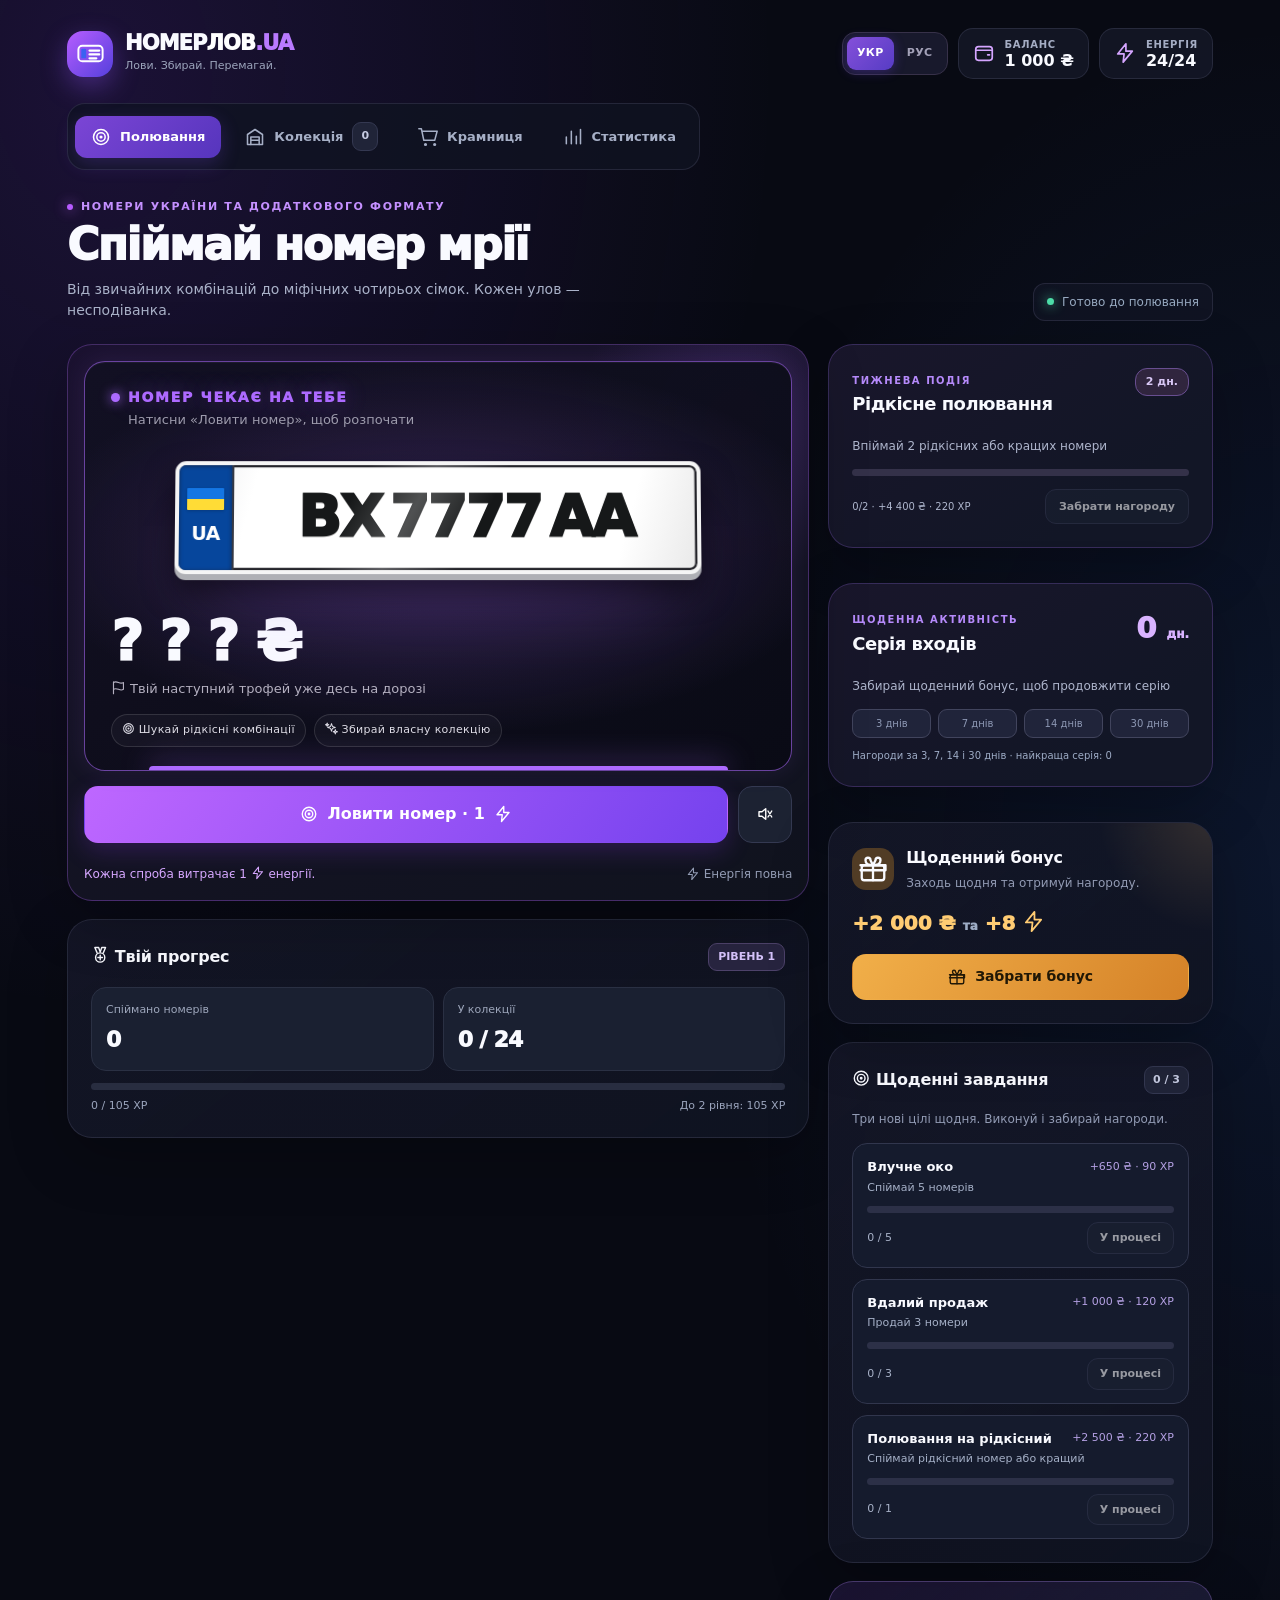
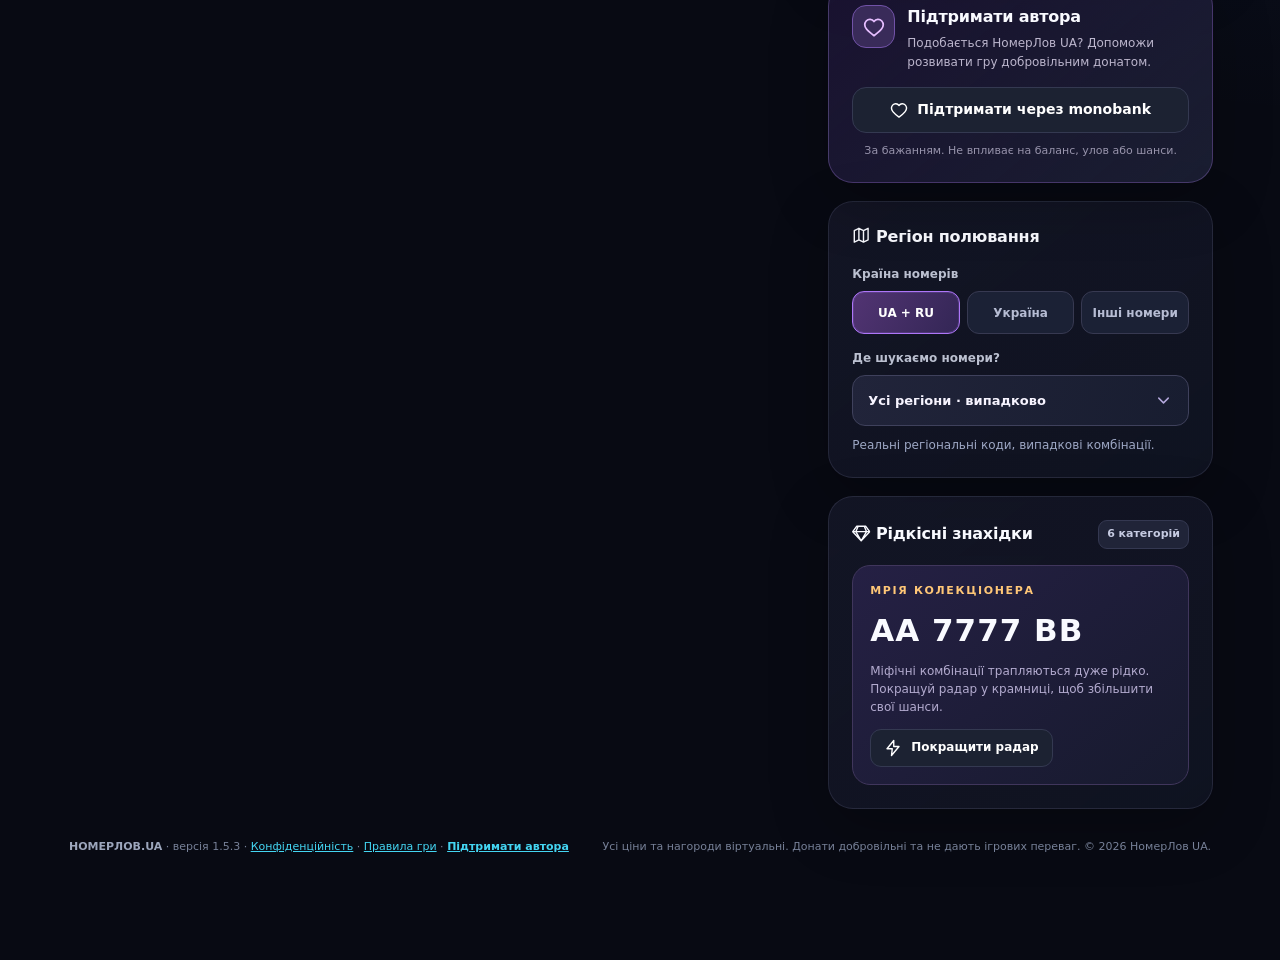
<file: index.html>
<!doctype html>
<html lang="uk">
<head>
  <meta charset="utf-8">
  <meta name="viewport" content="width=device-width,initial-scale=1,viewport-fit=cover">
  <meta name="theme-color" content="#111525">
  <meta name="color-scheme" content="only light">
  <meta name="mobile-web-app-capable" content="yes">
  <meta name="apple-mobile-web-app-capable" content="yes">
  <meta name="apple-mobile-web-app-status-bar-style" content="black-translucent">
  <meta name="description" content="НомерЛов UA — гра про колекціонування українських автомобільних номерів та номерів додаткового формату. Лови рідкісні комбінації, збирай колекцію та покращуй радар.">
  <link rel="icon" type="image/svg+xml" href="icon.svg">
  <link rel="apple-touch-icon" href="icon-192.png">
  <link rel="manifest" href="manifest.webmanifest">
  <title>НомерЛов UA — полювання на номери</title>
  <style>
    :root{--bg:#080a13;--bg2:#101222;--panel:#111525;--panel2:#171b2e;--white:#f9faff;--muted:#929bb4;--line:rgba(198,204,248,.115);--primary:#a75eff;--primary2:#684cf0;--cyan:#44d6f3;--green:#52dfad;--gold:#ffcc73;--radius:25px;--rarity:#a75eff;--shadow:0 18px 60px rgba(0,0,0,.24)}
    *{box-sizing:border-box}html{scroll-behavior:smooth}body{margin:0;min-height:100vh;color:var(--white);font:500 15px/1.5 system-ui,-apple-system,'Segoe UI',Arial,sans-serif;background:radial-gradient(ellipse 72% 50% at 8% 3%,rgba(112,52,211,.18),transparent 73%),radial-gradient(ellipse 54% 39% at 101% 34%,rgba(46,111,228,.12),transparent 85%),var(--bg);overflow-x:hidden}
    button,select,input{font:inherit}button{cursor:pointer}button:disabled{cursor:not-allowed;opacity:.56}button:focus-visible,select:focus-visible,input:focus-visible{outline:3px solid rgba(98,208,255,.8);outline-offset:3px}a{color:var(--cyan)}.hidden{display:none!important}.wrap{max-width:1190px;margin:0 auto;padding:0 22px}.upper{font-size:11px;font-weight:900;letter-spacing:1.65px;text-transform:uppercase}.muted{color:var(--muted)}.num{font-variant-numeric:tabular-nums}.top-glow{position:fixed;pointer-events:none;inset:0;background-image:linear-gradient(110deg,rgba(255,255,255,.016) 1px,transparent 1px);background-size:76px 76px;opacity:.28;mask-image:linear-gradient(to bottom,#000,transparent 65%)}
    .header{position:relative;z-index:3;display:flex;justify-content:space-between;align-items:center;gap:16px;padding:28px 0 24px}.brand{display:inline-flex;gap:12px;align-items:center;min-width:0}.brand-mark{display:grid;place-items:center;width:46px;height:46px;flex-shrink:0;border-radius:16px;background:linear-gradient(135deg,#b65dff,#5540dc);box-shadow:0 9px 26px rgba(145,82,247,.36)}.brand-mark svg{width:31px;height:31px}.brand-text{font-size:21px;font-weight:1000;letter-spacing:-.9px;line-height:1.1}.brand-text i{font-style:normal;color:#b97aff}.brand-tag{font-size:11px;color:#9ca5bc;margin-top:3px}.header-right{display:flex;align-items:center;gap:10px}.mini-stat{min-height:51px;display:flex;gap:10px;align-items:center;padding:8px 14px;border:1px solid var(--line);border-radius:15px;background:#141827d9;white-space:nowrap}.mini-stat .ico{font-size:21px}.mini-stat .small{font-size:10px;color:#a5adc4;text-transform:uppercase;font-weight:800;letter-spacing:.7px}.mini-stat strong{font-size:16px;line-height:1.15;display:block}.status-dot{height:7px;width:7px;border-radius:50%;background:#4ddda8;box-shadow:0 0 12px #4ddda8}
    .nav{display:flex;align-items:center;gap:8px;padding:7px;background:#101422c9;border:1px solid var(--line);border-radius:18px;margin-bottom:29px;width:fit-content}.nav button{border:0;background:transparent;color:#a6afc6;border-radius:12px;padding:11px 16px;display:flex;align-items:center;gap:9px;font-size:13px;font-weight:850;transition:.15s}.nav button:hover{color:#fff;background:#20263c}.nav button.active{color:white;background:linear-gradient(135deg,#7b45d5,#5635bd);box-shadow:0 6px 19px rgba(126,79,234,.23)}.nav .nav-icon{font-size:16px}
    .intro{display:flex;justify-content:space-between;align-items:flex-end;gap:16px;margin-bottom:23px}.eyebrow{color:#c490ff;margin-bottom:6px;display:flex;gap:8px;align-items:center}.eyebrow:before{content:"";display:inline-block;height:6px;width:6px;border-radius:50%;background:#b65bff;box-shadow:0 0 13px #c064ff}h1{font-size:clamp(27px,4.3vw,44px);line-height:1.1;letter-spacing:-1.7px;margin:0 0 9px;font-weight:970}h2{font-size:21px;letter-spacing:-.5px;margin:0;font-weight:900}h3{margin:0;font-size:16px;font-weight:900;letter-spacing:-.2px}p{margin:0}.intro p{color:#aab2c9;max-width:560px;font-size:14px}.online{display:flex;align-items:center;gap:8px;color:#97a9c0;font-size:12px;background:#141727ad;border:1px solid var(--line);padding:9px 13px;border-radius:12px;white-space:nowrap}.app-layout{display:grid;grid-template-columns:minmax(0,1.64fr) minmax(280px,.85fr);gap:19px;align-items:start}.stack{display:grid;gap:18px}.panel{border:1px solid var(--line);border-radius:var(--radius);background:linear-gradient(142deg,#17192bbc,#101422e8);box-shadow:var(--shadow)}.panel-pad{padding:23px}.section-title{display:flex;align-items:center;justify-content:space-between;gap:12px;margin-bottom:16px}.section-title p{font-size:13px;color:var(--muted)}
    .hunt-card{padding:16px;background:linear-gradient(155deg,#1b1230 0,#141324 47%,#10131e 100%);border:1px solid rgba(178,103,255,.3);position:relative;overflow:hidden}.hunt-card:before{content:"";position:absolute;inset:-95px -100px auto auto;width:340px;height:340px;background:radial-gradient(circle,rgba(137,76,218,.23),transparent 67%);pointer-events:none}.card-surface{position:relative;overflow:hidden;border-radius:21px;padding:25px 26px 23px;min-height:366px;border:1.5px solid color-mix(in srgb,var(--rarity) 58%,transparent);background:radial-gradient(ellipse 72% 58% at 50% 45%,color-mix(in srgb,var(--rarity) 25%,transparent),transparent 80%),linear-gradient(145deg,rgba(18,17,35,.95),rgba(10,11,21,.96));box-shadow:inset 0 1px 1px rgba(255,255,255,.055),0 0 25px color-mix(in srgb,var(--rarity) 10%,transparent)}.card-surface:after{content:"";position:absolute;bottom:0;left:9%;right:9%;height:4px;border-radius:4px 4px 0 0;background:var(--rarity);box-shadow:0 0 30px var(--rarity)}.rarity-line{display:flex;align-items:center;gap:8px;font-size:14px;font-weight:950;letter-spacing:1.7px;color:var(--rarity);text-transform:uppercase;text-shadow:0 0 22px color-mix(in srgb,var(--rarity) 42%,transparent)}.rarity-line .dot{height:9px;width:9px;border-radius:50%;background:var(--rarity);box-shadow:0 0 12px var(--rarity)}.smallline{margin:2px 0 20px 17px;color:#9d9bac;font-size:13px}.plate-stage{position:relative;min-height:114px;display:flex;align-items:center;justify-content:center;padding:12px 0 15px}.plate-stage:before{content:"";position:absolute;left:15%;right:15%;bottom:11px;height:29px;background:var(--rarity);filter:blur(43px);opacity:.43}.plate{position:relative;display:flex;align-items:stretch;justify-content:stretch;overflow:hidden;width:min(100%,526px);aspect-ratio:4.66/1;background:linear-gradient(105deg,#e8e9eb,#fff 15%,#fff 85%,#e9e9e9);border:4px solid #f5f5f5;border-radius:11px;box-shadow:inset 0 0 0 2.3px #24242a,0 6px 0 #afb0b5,0 16px 31px #0008;transform:perspective(900px) rotateX(2deg);transition:filter .2s}.plate:after{content:"";pointer-events:none;position:absolute;inset:0;background:linear-gradient(118deg,transparent 33%,rgba(255,255,255,.65) 45%,transparent 58%);opacity:.38}.plate-eu{background:#06469c;color:#fff;flex:0 0 10.7%;display:flex;flex-direction:column;align-items:center;justify-content:center;gap:9px;border-right:2px solid #343844;box-shadow:inset 0 1px 4px #13284f}.plate-flag{display:flex;flex-direction:column;width:70%;height:21%;border-radius:1px;overflow:hidden;box-shadow:0 1px 3px #0003}.plate-flag i:first-child{background:#1476e4;flex:1}.plate-flag i:last-child{background:#ffdc36;flex:1}.plate-eu strong{font-weight:850;font-size:clamp(11px,1.8vw,19px);letter-spacing:-.6px}.plate-main{flex:1;display:flex;align-items:center;justify-content:center;color:#161819;font-size:clamp(22px,5.1vw,57px);font-family:'Arial Narrow',Impact,system-ui,sans-serif;font-stretch:condensed;letter-spacing:-1.7px;font-weight:950;line-height:1;white-space:nowrap;padding:0 3px;text-shadow:0 1px .2px #0005}.plate-main .plate-digits{margin:0 .14em}.price{font-size:clamp(31px,5.3vw,55px);letter-spacing:-1.5px;font-weight:1000;line-height:1.12;margin-top:22px}.card-desc{color:#b4b0c0;font-size:13px;margin-top:6px;min-height:19px}.traits{display:flex;flex-wrap:wrap;gap:8px;margin-top:16px}.trait{font-size:11px;letter-spacing:.3px;color:#dedde6;background:#ffffff08;border:1px solid #ffffff20;padding:7px 10px;border-radius:999px;white-space:nowrap}.trait b{color:var(--rarity);font-weight:950}.card-surface[data-rarity="common"]{--rarity:#91a0bd}.card-surface[data-rarity="uncommon"]{--rarity:#4bdfaf}.card-surface[data-rarity="rare"]{--rarity:#59a8ff}.card-surface[data-rarity="epic"]{--rarity:#ae6dff}.card-surface[data-rarity="legendary"]{--rarity:#ffcc74}.card-surface[data-rarity="mythic"]{--rarity:#ff65d2}.card-surface[data-rarity="waiting"]{--rarity:#ad6aff}
    .hunting .plate-main{animation:plate-shake .16s infinite alternate}.hunting .plate-stage{filter:blur(.6px)}@keyframes plate-shake{from{transform:translateX(-1.5px);opacity:.9}to{transform:translateX(2px);opacity:1}}.new-catch .card-surface{animation:catch-pop .6s ease-out}@keyframes catch-pop{0%{transform:scale(.975);filter:brightness(1.6)}100%{transform:scale(1);filter:brightness(1)}}
    .action-bar{display:grid;grid-template-columns:1fr auto;gap:10px;margin-top:15px}.btn{border-radius:14px;border:1px solid transparent;display:inline-flex;align-items:center;justify-content:center;gap:9px;padding:13px 17px;font-size:14px;font-weight:850;color:white;transition:transform .16s,filter .16s,background .16s;line-height:1.25}.btn:not(:disabled):active{transform:scale(.97)}.btn:hover:not(:disabled){filter:brightness(1.1)}.btn-primary{background:linear-gradient(125deg,#be67ff,#7542ee);box-shadow:0 8px 23px #873be43a}.btn-green{background:linear-gradient(125deg,#22b886,#127c85)}.btn-red{background:linear-gradient(125deg,#df627a,#a84267)}.btn-outline{border-color:#343951;background:#1c2232}.btn-ghost{background:#ffffff0c;border-color:#ffffff20}.btn-gold{background:linear-gradient(125deg,#f1af49,#d58228);color:#211806}.btn-small{font-size:12px;padding:9px 13px;border-radius:11px}.btn-block{width:100%}.action-bar .btn{min-height:57px;font-size:16px}.hint{font-size:12px;color:#939cb4;display:flex;align-items:center;justify-content:space-between;gap:8px;margin-top:12px}.catch-note{color:#d6a7ff;min-height:19px}.chip{display:inline-flex;align-items:center;gap:5px;background:#202438;border:1px solid #343851;border-radius:9px;padding:5px 8px;color:#c6cbe2;font-size:11px;font-weight:800}
    .reward{position:relative;overflow:hidden}.reward:before{content:"";position:absolute;width:240px;height:240px;right:-125px;top:-130px;background:radial-gradient(circle,#ffc56e27,transparent 70%);pointer-events:none}.reward-title{display:flex;gap:12px;align-items:center}.symbol{width:42px;height:42px;border-radius:14px;display:grid;place-items:center;font-size:22px;flex-shrink:0;background:#253046}.symbol.gold{background:#513c25}.symbol.purple{background:#37284b}.symbol.cyan{background:#173d4c}.reward p,.settings p{font-size:12px;color:var(--muted);margin-top:4px}.reward .btn{margin-top:16px}.reward .reward-amount{font-size:20px;font-weight:950;color:var(--gold);margin-top:16px}.select-label{display:block;font-size:12px;color:#bbc0d0;font-weight:800;margin-bottom:8px}.select{appearance:none;width:100%;color:#f4f5fc;background:#1a2134 url("data:image/svg+xml,%3Csvg xmlns='http://www.w3.org/2000/svg' width='18' height='18' viewBox='0 0 24 24' fill='none' stroke='%23a9b1c8' stroke-width='2'%3E%3Cpath d='m6 9 6 6 6-6'/%3E%3C/svg%3E") no-repeat right 14px center;border:1px solid #343b52;padding:13px 37px 13px 13px;border-radius:13px;font-weight:750;font-size:13px}.region-info{font-size:12px;color:#9ea8c5;margin-top:10px}.region-info strong{color:#d3ddf7}.stats-quick{display:grid;grid-template-columns:repeat(2,minmax(0,1fr));gap:9px}.statbox{background:#1a2031;border:1px solid #2a3043;border-radius:15px;padding:14px}.statbox .k{font-size:11px;color:#9da6bb}.statbox .v{font-size:22px;font-weight:950;letter-spacing:-.7px;margin-top:4px}.statbox .u{color:#b084ed}.progress{height:7px;background:#282d40;border-radius:10px;overflow:hidden;margin-top:12px}.progress>div{height:100%;border-radius:10px;background:linear-gradient(90deg,#7a57e9,#59d8fa);width:0;transition:width .25s}.progress-label{display:flex;justify-content:space-between;color:#9ba5bd;font-size:11px;margin-top:8px}
    .box-blend{background:linear-gradient(140deg,#252044,#171a2e);border:1px solid #40365c;border-radius:18px;padding:17px}.box-blend p{font-size:12px;color:#b3abcf;margin-top:8px}.box-blend .btn{margin-top:13px}.footer{padding:30px 2px 105px;display:flex;align-items:center;justify-content:space-between;gap:12px;color:#778198;font-size:11px}.footer strong{color:#9ca6bc}
    .collection-layout,.shop-layout,.stats-layout{display:grid;gap:18px}.toolbar{display:flex;gap:9px;flex-wrap:wrap;justify-content:space-between;align-items:center}.toolbar-left{display:flex;gap:8px;flex-wrap:wrap}.filter-btn{border:1px solid #32374d;border-radius:11px;background:#171c2e;color:#c7cce0;padding:9px 13px;font-weight:780;font-size:12px}.filter-btn.active{border-color:#a866ff;color:#fff;background:#433063}.collection-grid{display:grid;grid-template-columns:repeat(3,minmax(0,1fr));gap:13px}.collection-item{min-width:0;border:1px solid #30364b;border-top:3px solid var(--rarity);border-radius:17px;background:linear-gradient(150deg,#20243a,#141925);padding:13px;display:flex;flex-direction:column;gap:8px}.collection-item[data-rarity="common"]{--rarity:#91a0bd}.collection-item[data-rarity="uncommon"]{--rarity:#4bdfaf}.collection-item[data-rarity="rare"]{--rarity:#59a8ff}.collection-item[data-rarity="epic"]{--rarity:#ae6dff}.collection-item[data-rarity="legendary"]{--rarity:#ffcc74}.collection-item[data-rarity="mythic"]{--rarity:#ff65d2}.collection-item .item-top{font-size:10px;font-weight:900;letter-spacing:.8px;color:var(--rarity);text-transform:uppercase;display:flex;justify-content:space-between;gap:5px}.mini-plate{background:#f7f9fd;display:flex;align-items:center;overflow:hidden;border:2px solid #b5bac0;outline:1px solid #22252b;outline-offset:-4px;border-radius:6px;color:#171a1b;height:54px}.mini-plate .mini-blue{align-self:stretch;background:#0652ad;width:25px;display:flex;flex-direction:column;align-items:center;justify-content:center;gap:4px;color:#fff;font-size:8px;font-weight:900}.mini-plate .mini-blue i{width:15px;height:9px;background:linear-gradient(#176de1 50%,#f9dd35 50%)}.mini-plate strong{flex:1;font-size:clamp(11px,1.8vw,21px);font-family:Impact,'Arial Narrow',Arial,sans-serif;white-space:nowrap;text-align:center;letter-spacing:-.6px}.item-price{font-size:19px;font-weight:950}.item-sub{font-size:11px;color:#a1abc1;min-height:32px}.item-btns{display:grid;grid-template-columns:1fr auto;gap:6px;margin-top:auto}.item-btns button{font-size:11px;padding:8px 9px}.empty{display:flex;flex-direction:column;align-items:center;justify-content:center;text-align:center;gap:10px;padding:65px 20px;color:#99a6bc;border:1px dashed #3b3d58;border-radius:18px}.empty .illustration{font-size:51px}.empty strong{font-size:19px;color:white}.empty p{max-width:330px;font-size:13px}.shop-grid{display:grid;grid-template-columns:repeat(3,minmax(0,1fr));gap:15px}.shop-card{border:1px solid #30384c;border-radius:20px;background:linear-gradient(148deg,#20263a,#151829);padding:21px;display:flex;flex-direction:column;align-items:flex-start;min-height:280px}.shop-card .symbol{margin-bottom:16px;width:52px;height:52px;font-size:27px}.shop-card h3{font-size:18px}.shop-card p{color:#a7b0c6;font-size:12px;margin-top:7px;flex:1}.shop-card .shop-level{font-size:11px;color:#c394ff;font-weight:850;letter-spacing:.6px;margin-top:13px}.shop-card .price-tag{font-size:24px;font-weight:950;margin-top:6px}.shop-card .btn{width:100%;margin-top:13px}.probability{display:grid;gap:11px}.prob-row{display:grid;grid-template-columns:112px 1fr 53px;align-items:center;gap:10px;font-size:12px;color:#bcc5d5}.prob-line{background:#292d40;height:8px;border-radius:20px;overflow:hidden}.prob-line span{display:block;height:100%;background:var(--bar-color);width:0;border-radius:20px}.prob-row strong{text-align:right;font-weight:800}.history{display:grid;gap:8px}.history-item{display:flex;align-items:center;justify-content:space-between;gap:12px;padding:13px 15px;background:#1b2032;border-radius:12px;border:1px solid #ffffff0b}.history-name{font-weight:850}.history-time{font-size:11px;color:#97a2b9;margin-top:2px}.history-value{font-weight:900;text-align:right}.stat-feature{display:grid;grid-template-columns:repeat(4,minmax(0,1fr));gap:12px}.stat-feature .statbox{padding:18px}.stat-feature .statbox .v{font-size:28px}.achievements{display:grid;grid-template-columns:repeat(3,minmax(0,1fr));gap:12px}.achievement{display:flex;align-items:flex-start;gap:12px;background:#1c2132;border:1px solid #35394f;border-radius:15px;padding:16px;opacity:.45}.achievement.unlocked{opacity:1;border-color:#8c65bc82;background:#26213b}.achievement .medal{font-size:28px}.achievement strong{font-size:13px}.achievement p{font-size:11px;color:#abb1c5;margin-top:3px}
    .toast-container{position:fixed;z-index:50;top:18px;right:18px;display:grid;gap:9px;max-width:min(360px,calc(100vw - 36px));pointer-events:none}.toast{pointer-events:auto;display:flex;gap:11px;align-items:flex-start;background:#25293b;border:1px solid #58607a;border-left:4px solid #a874ff;color:#fff;border-radius:13px;padding:13px 16px;box-shadow:0 12px 30px #0009;animation:toast-in .24s ease-out}.toast p{font-size:12px;color:#b3bdd5;margin-top:1px}.toast-icon{font-size:22px}@keyframes toast-in{from{opacity:0;transform:translateX(18px)}to{opacity:1;transform:translateX(0)}}
    .modal-screen{position:fixed;z-index:99;inset:0;padding:25px;background:#050711d9;backdrop-filter:blur(8px);display:grid;place-items:center}.modal{width:min(100%,440px);padding:25px;border:1px solid #585074;background:linear-gradient(140deg,#26203a,#111825);border-radius:23px;box-shadow:0 25px 100px #000b}.modal .big{font-size:36px;margin-bottom:7px}.modal h2{font-size:22px}.modal p{font-size:13px;color:#b2bbd0;margin:11px 0 23px}.modal-btns{display:grid;grid-template-columns:1fr 1fr;gap:10px}.sr-only{position:absolute!important;width:1px;height:1px;padding:0;margin:-1px;overflow:hidden;clip:rect(0,0,0,0);white-space:nowrap;border:0}.sparks{pointer-events:none;position:fixed;z-index:40;inset:0;overflow:hidden}.spark{position:absolute;width:8px;height:14px;background:hsl(var(--h),95%,64%);border-radius:2px;animation:spark-fall 1.5s ease-out forwards;box-shadow:0 0 11px currentColor}@keyframes spark-fall{0%{opacity:1;transform:translate(0,0) rotate(0)}100%{opacity:0;transform:translate(var(--dx),var(--dy)) rotate(var(--rot))}}
    .view{display:none}.view.active{display:block}.bottom-nav{display:none}.dash-pill{display:inline-flex;gap:6px;align-items:center;background:#282540;border:1px solid #4e436b;color:#d9c6ff;border-radius:9px;padding:5px 9px;font-size:11px;font-weight:850}
    @media(max-width:920px){.app-layout{grid-template-columns:minmax(0,1.4fr) minmax(250px,.8fr)}.collection-grid{grid-template-columns:repeat(2,minmax(0,1fr))}.shop-grid{grid-template-columns:repeat(2,minmax(0,1fr))}.stat-feature{grid-template-columns:repeat(2,1fr)}.achievements{grid-template-columns:repeat(2,1fr)}.plate-main{font-size:clamp(22px,4vw,48px)}}
    @media(max-width:700px){.wrap{padding:0 14px}.header{padding:17px 0 18px}.brand-mark{height:42px;width:42px;border-radius:13px}.brand-text{font-size:19px}.brand-tag{font-size:10px}.mini-stat{padding:7px 10px;gap:5px;min-height:44px}.mini-stat .ico{font-size:17px}.mini-stat .small{font-size:9px}.mini-stat strong{font-size:13px}.header-right .mini-stat:nth-child(2){display:none}.nav{display:none}.bottom-nav{display:flex;position:fixed;z-index:20;bottom:0;left:0;right:0;justify-content:space-around;align-items:center;padding:8px 6px max(8px,env(safe-area-inset-bottom));border-top:1px solid #393549;background:#121525f5;backdrop-filter:blur(15px);box-shadow:0 -6px 35px #0008}.bottom-nav button{display:flex;flex-direction:column;align-items:center;gap:2px;background:transparent;border:0;color:#8995b0;font-size:10px;font-weight:850;min-width:70px;padding:5px}.bottom-nav button .nav-icon{font-size:23px;line-height:1.25}.bottom-nav button.active{color:#c795ff}.intro{margin-bottom:18px}.intro h1{font-size:32px}.intro p{font-size:12px}.intro .online{display:none}.app-layout{grid-template-columns:1fr}.stack{gap:14px}.panel-pad{padding:18px}.hunt-card{padding:10px;border-radius:22px}.card-surface{border-radius:17px;padding:22px 16px;min-height:329px}.plate-stage{min-height:100px;padding:8px 0}.plate{border-width:3px;border-radius:9px}.plate-main{font-size:clamp(19px,7.35vw,44px);letter-spacing:-1.2px}.plate-eu{gap:4px}.plate-eu strong{font-size:clamp(10px,2.8vw,16px)}.price{font-size:clamp(30px,8.4vw,46px);margin-top:14px}.rarity-line{font-size:12px;letter-spacing:1.3px}.smallline{margin-bottom:13px}.footer{padding-bottom:105px}.collection-grid{grid-template-columns:repeat(2,minmax(0,1fr));gap:9px}.collection-item{padding:10px}.collection-item .item-price{font-size:16px}.mini-plate{height:44px}.mini-plate .mini-blue{width:19px}.mini-plate strong{font-size:clamp(10px,3.1vw,18px)}.shop-grid{grid-template-columns:1fr}.shop-card{min-height:0}.stat-feature{grid-template-columns:repeat(2,minmax(0,1fr))}.stat-feature .statbox .v{font-size:23px}.achievements{grid-template-columns:1fr}.toolbar{align-items:stretch}.toolbar-left{width:100%}.filter-btn{flex:1}.action-bar .btn{font-size:14px;padding:12px 10px}.toast-container{top:8px;right:8px}.toast{padding:10px 12px}}
    @media(max-width:360px){.brand-text{font-size:17px}.mini-stat{padding:6px 8px}.mini-stat strong{font-size:12px}.plate-main{font-size:clamp(17px,7vw,29px)}.plate-eu strong{font-size:9px}.card-surface{padding:17px 12px}.trait{font-size:10px;padding:6px 8px}.collection-grid{grid-template-columns:1fr}.mini-plate{height:65px}.mini-plate strong{font-size:24px}}
    @media(prefers-reduced-motion:reduce){*,*:before,*:after{animation-duration:.001ms!important;transition-duration:.001ms!important;scroll-behavior:auto!important}}

    /* v1.1 custom vector icon system, consistent on Android/iOS/desktop */
    .svg-sprite{pointer-events:none}.ui-icon{width:1.15em;height:1.15em;display:inline-block;vertical-align:-.17em;flex:0 0 auto;fill:none;stroke:currentColor;stroke-width:1.85;stroke-linecap:round;stroke-linejoin:round}
    .nav-icon{display:inline-grid;place-items:center}.nav-icon .ui-icon{width:20px;height:20px}.bottom-nav .nav-icon .ui-icon{width:26px;height:26px}.mini-stat .ico .ui-icon{width:22px;height:22px;color:#d5a5ff}
    .btn .ui-icon{width:18px;height:18px}.symbol{display:grid;place-items:center}.symbol .ui-icon{width:30px;height:30px}.toast-icon .ui-icon{width:23px;height:23px;color:#e1b9ff}.modal .big .ui-icon{width:38px;height:38px;color:#c89aff}.medal .ui-icon{width:26px;height:26px;color:#d6b1ff}.empty .illustration .ui-icon{width:54px;height:54px;color:#9869f6}.trait .ui-icon{width:13px;height:13px}.item-top .ui-icon{width:15px;height:15px}.status-inline{display:inline-flex;align-items:center;gap:6px}
    .quest-list{display:grid;gap:11px}.quest-item{padding:13px 14px;border-radius:15px;background:#151b2d;border:1px solid #31364d}.quest-header{display:flex;justify-content:space-between;align-items:center;gap:10px}.quest-title{font-size:13px;font-weight:850}.quest-reward{font-size:11px;color:#b4a0e3}.quest-desc{color:#a5b0c7;font-size:11px;margin:3px 0 10px}.quest-track{height:7px;background:#2c3047;border-radius:20px;overflow:hidden}.quest-track>span{display:block;height:100%;border-radius:20px;background:linear-gradient(90deg,#8354e6,#c471ff);transition:width .3s}.quest-bottom{display:flex;align-items:center;justify-content:space-between;gap:10px;margin-top:9px}.quest-counter{font-size:11px;color:#a8b2c8;font-variant-numeric:tabular-nums}.quest-bottom .btn{font-size:11px;padding:8px 12px}.quest-item.done{border-color:#41cbb580}.quest-item.done .quest-track>span{background:#45d6a8}
    .best-list{display:grid;gap:10px}.best-row{display:grid;grid-template-columns:auto minmax(0,1fr) auto;align-items:center;gap:12px;border:1px solid #353a50;border-radius:15px;background:linear-gradient(120deg,#232439,#141927);padding:12px 15px}.best-rank{width:32px;height:32px;display:grid;place-items:center;background:#372955;border:1px solid #594776;border-radius:10px;color:#e3c9ff;font-weight:900;font-size:13px}.best-code{font-weight:950;font-size:15px;letter-spacing:.15px}.best-meta{font-size:11px;color:#98a3ba}.best-price{font-size:14px;font-weight:900;text-align:right;white-space:nowrap}.new-rarity{position:fixed;z-index:42;inset:0;display:grid;place-items:center;padding:24px;pointer-events:none;background:radial-gradient(circle at 50% 50%,color-mix(in srgb,var(--revealed) 22%,transparent),transparent 68%);animation:reveal-fade 1.75s ease-out forwards}.new-rarity .reveal-center{display:flex;flex-direction:column;align-items:center;gap:12px;text-align:center;transform-origin:center;animation:reveal-burst 1s cubic-bezier(.2,1.4,.4,1) both}.new-rarity .reveal-icon{width:90px;height:90px;border-radius:50%;display:grid;place-items:center;border:2px solid var(--revealed);background:#100e1eef;box-shadow:0 0 25px var(--revealed),0 0 100px color-mix(in srgb,var(--revealed) 50%,transparent)}.new-rarity .reveal-icon .ui-icon{width:46px;height:46px;color:var(--revealed)}.new-rarity .reveal-name{font-size:clamp(23px,6vw,43px);font-weight:1000;letter-spacing:.06em;color:var(--revealed);text-shadow:0 0 30px var(--revealed)}.new-rarity .reveal-code{font-size:clamp(19px,4vw,29px);font-weight:950;color:#fff;letter-spacing:1px}.new-rarity .reveal-hint{font-size:12px;color:#d8c9f3}
    @keyframes reveal-burst{0%{opacity:0;transform:scale(.35) rotate(-14deg)}65%{opacity:1;transform:scale(1.09) rotate(2deg)}100%{transform:scale(1) rotate(0)}}@keyframes reveal-fade{0%{opacity:0}15%{opacity:1}72%{opacity:1}100%{opacity:0}}@media(prefers-reduced-motion:reduce){.new-rarity{animation:none;opacity:.97}}
    @media(max-width:700px){.quest-header{align-items:flex-start}.best-row{padding:11px}.best-code{font-size:13px}.best-price{font-size:12px}.new-rarity .reveal-icon{width:78px;height:78px}}

    /* v1.2 custom controls, bilingual UI and authentic plate layouts */
    .language-switch{display:flex;gap:3px;padding:4px;background:#18192c;border:1px solid #373149;border-radius:13px;align-self:center}.lang-btn{border:0;background:none;color:#a3a1b8;padding:8px 10px;border-radius:9px;font-size:11px;font-weight:900;letter-spacing:.4px}.lang-btn.active{color:#fff;background:linear-gradient(135deg,#8550da,#563cc4);box-shadow:0 2px 12px #713df350}.header-right{flex-wrap:wrap;justify-content:flex-end}
    .country-modes{display:grid;grid-template-columns:repeat(3,minmax(0,1fr));gap:7px;margin-bottom:15px}.country-pill{font-weight:800;font-size:12px;min-height:43px;color:#b6bcd3;border:1px solid #373951;border-radius:12px;background:#1b2135;padding:9px 4px;transition:.15s}.country-pill.active{background:linear-gradient(120deg,#523473,#332655);border-color:#ae76f8;color:#fff;box-shadow:inset 0 0 0 1px #845dc644}
    .choice-trigger{display:flex;align-items:center;justify-content:space-between;gap:16px;width:100%;min-height:51px;border:1px solid #3f415c;border-radius:13px;background:linear-gradient(105deg,#21243a,#181d30);padding:12px 15px;color:#f7f4ff;text-align:left;font-size:13px;font-weight:800}.choice-trigger .ui-icon{width:19px;height:19px;color:#b4a8dc}.choice-trigger:hover,.choice-trigger:focus-visible{border-color:#aa72f7}.choice-sort{min-width:162px;width:auto;max-width:100%}
    .choice-backdrop{position:fixed;inset:0;z-index:150;background:rgba(4,4,15,.75);display:flex;align-items:flex-end;justify-content:center;padding:12px;backdrop-filter:blur(9px);animation:fadeIn .18s ease}.choice-sheet{width:min(580px,100%);max-height:min(83dvh,760px);display:flex;flex-direction:column;overflow:hidden;border:1px solid #56456f;border-radius:28px;background:linear-gradient(156deg,#28213b 0%,#17192d 48%,#121827 100%);box-shadow:0 20px 90px #000b;animation:sheetUp .23s cubic-bezier(.2,.9,.2,1)}.sheet-grip{width:44px;height:5px;border-radius:8px;background:#605674;margin:12px auto 0}.sheet-head{display:flex;justify-content:space-between;align-items:center;padding:17px 22px 14px;gap:8px}.sheet-overline{color:#b18ae3;font-size:10px;font-weight:950;letter-spacing:1.4px}.sheet-head h2{font-size:23px;line-height:1.2;margin:5px 0 0}.choice-close{flex:0 0 auto;width:41px;height:41px;display:grid;place-items:center;background:#26263d;color:#d3cfe2;border:1px solid #48435e;border-radius:13px}.choice-close .ui-icon{width:20px;height:20px}.sheet-search-wrap{margin:0 20px 13px;display:flex;align-items:center;gap:10px;border:1px solid #49445c;background:#0e1222;border-radius:13px;color:#bbb4d2;padding:0 13px}.sheet-search-wrap input{width:100%;font-size:14px;background:transparent;border:0;outline:0;color:#fff;height:49px;min-width:0}.sheet-search-wrap input::placeholder{color:#8c8ba3}.choice-options{flex:1;min-height:0;overflow:auto;overscroll-behavior:contain;padding:0 16px 12px;display:grid;align-content:start;gap:8px;scrollbar-color:#644d80 transparent}.choice-option{display:flex;align-items:center;justify-content:space-between;gap:12px;width:100%;min-height:62px;border:1px solid #35384e;background:#202338;color:#edf0ff;text-align:left;border-radius:15px;padding:12px 15px}.choice-option:hover,.choice-option:focus-visible{border-color:#9465d9;background:#2d2746}.choice-option[aria-selected="true"]{border-color:#ad75ef;background:#3a2c55}.choice-main{min-width:0;font-weight:850;font-size:14px;line-height:1.25}.choice-sub{color:#a6a9c2;margin-top:3px;font-size:11px;font-weight:600}.choice-check{width:25px;height:25px;border:1.5px solid #77718b;border-radius:50%;flex:0 0 25px;display:grid;place-items:center}.choice-option[aria-selected="true"] .choice-check{background:#9c65ef;border-color:#caa4ff}.choice-option[aria-selected="true"] .choice-check:before{content:'';width:10px;height:6px;border:solid white;border-width:0 0 2px 2px;transform:rotate(-45deg) translate(1px,-1px)}.choice-empty{color:#b2a8c8;text-align:center;padding:22px}.sheet-foot{border-top:1px solid #3b384e;padding:13px 19px 18px;font-size:11px;color:#9a9ab6}.sheet-nosearch .sheet-search-wrap{display:none}.choice-backdrop:not(.hidden)~.modal-screen{z-index:151}
    .plate.ru{aspect-ratio:4.66/1}.plate.ru .plate-eu{display:none}.plate.ru .plate-main{font-size:clamp(20px,4.4vw,52px);letter-spacing:-1.5px;padding:0 1px}.plate-ru-side{display:none;flex:0 0 23%;border-left:2px solid #393b44;flex-direction:column;align-items:center;justify-content:center;color:#141414;padding:3px 1px}.plate.ru .plate-ru-side{display:flex}.ru-region{font-size:clamp(14px,3.2vw,36px);font-weight:950;line-height:1}.ru-country{font-size:clamp(8px,1.7vw,15px);font-weight:900;letter-spacing:.1px;line-height:1.4;margin-top:1px}.mini-plate.ru .mini-blue{display:none}.mini-plate.ru .mini-ru{display:flex}.mini-ru{display:none;flex-direction:column;align-items:center;justify-content:center;border-left:1px solid #444;min-width:54px;padding:1px 3px;align-self:stretch;font-size:11px;font-weight:900}.mini-ru small{font-size:7px}.mini-plate.ru strong{flex:1;font-size:clamp(13px,1.6vw,20px);white-space:nowrap}.item-sub .country-label{display:inline-block;color:#d9c4ff;font-weight:900;font-size:10px;letter-spacing:.5px;margin-right:4px}
    @keyframes sheetUp{from{transform:translateY(35px);opacity:.45}to{transform:translateY(0);opacity:1}}@keyframes fadeIn{from{opacity:0}to{opacity:1}}
    @media(max-width:700px){.choice-backdrop{padding:0;align-items:flex-end}.choice-sheet{border-radius:26px 26px 0 0;max-height:86dvh;padding-bottom:env(safe-area-inset-bottom)}.header-right{gap:6px}.language-switch{order:-1}.mini-stat .ico{display:none}.brand-tag{font-size:9px}.choice-sort{min-width:145px}.plate.ru .plate-main{font-size:clamp(17px,5vw,35px)}.ru-region{font-size:clamp(13px,4vw,28px)}.mini-ru{min-width:48px}}
    @media(max-width:400px){.header{gap:6px}.header-right .mini-stat{padding:6px}.language-switch{padding:2px}.lang-btn{font-size:10px;padding:6px}.brand-mark{width:38px;height:38px}.country-pill{font-size:11px}}
  
    /* Добровільна підтримка автора — без платних переваг */
    .support-panel{position:relative;overflow:hidden;background:linear-gradient(140deg,rgba(103,58,178,.19),rgba(27,31,51,.93));border:1px solid rgba(186,141,255,.28)}
    .support-head{display:flex;gap:12px;align-items:flex-start}
    .support-mark{display:grid;flex:none;place-items:center;width:43px;height:43px;background:#392b59;border:1px solid #7152a7;color:#e6beff;border-radius:14px}
    .support-mark .ui-icon{width:22px;height:22px}
    .support-head h3{margin:0 0 5px;font-size:16px}
    .support-head p{margin:0;color:#bcb6cd;font-size:12px;line-height:1.55}
    .support-link{display:flex;align-items:center;justify-content:center;gap:9px;width:100%;margin-top:15px;text-decoration:none!important;font-weight:850}
    .support-link .ui-icon{width:18px;height:18px}
    .support-link:hover{background:rgba(181,114,255,.15);border-color:#ba83ff}
    .support-note{margin:10px 0 0;color:#9894ac;font-size:11px;line-height:1.5;text-align:center}
    .footer-support{display:inline-flex;align-items:center;gap:5px;font-weight:750}

  
    .advance-card{border:1px solid rgba(153,125,248,.23);background:linear-gradient(155deg,#191a2c,#111525)}
    .advance-card .symbol{display:inline-grid;place-items:center}.advance-card .symbol svg{width:28px;height:28px}
    .advance-effect{display:inline-flex;max-width:100%;margin:5px 0 10px;padding:5px 9px;color:#e3ccff;font-weight:900;border-radius:10px;border:1px solid #634984;background:#332749;font-size:12px}
</style>
  <link rel="stylesheet" href="./v13.css">
  <link rel="stylesheet" href="./apk.css">
</head>
<body>
  <svg xmlns="http://www.w3.org/2000/svg" aria-hidden="true" class="svg-sprite" width="0" height="0" style="position:absolute;overflow:hidden"><symbol id="ico-chevron" viewBox="0 0 24 24"><path d="m6 9 6 6 6-6"/></symbol><symbol id="ico-close" viewBox="0 0 24 24"><path d="M5 5l14 14M19 5 5 19"/></symbol><symbol id="ico-target" viewBox="0 0 24 24"><circle cx="12" cy="12" r="9"/><circle cx="12" cy="12" r="5"/><circle cx="12" cy="12" r="1"/></symbol>
<symbol id="ico-garage" viewBox="0 0 24 24"><path d="M3 21V9l9-6 9 6v12H3Z"/><path d="M7 21v-9h10v9M7 16h10"/></symbol>
<symbol id="ico-cart" viewBox="0 0 24 24"><circle cx="9" cy="21" r="1"/><circle cx="20" cy="21" r="1"/><path d="M1 2h3l3 14h13l3-11H5"/></symbol>
<symbol id="ico-chart" viewBox="0 0 24 24"><path d="M4 20V12m6 8V5m6 15v-9m5 9V3"/></symbol>
<symbol id="ico-wallet" viewBox="0 0 24 24"><rect x="3" y="5" width="18" height="15" rx="3"/><path d="M3 9h18m-5 5h2"/></symbol>
<symbol id="ico-zap" viewBox="0 0 24 24"><path d="m13 2-9 11h7l-1 9 10-12h-7l0-8Z"/></symbol>
<symbol id="ico-flag" viewBox="0 0 24 24"><path d="M4 22V3m0 1c6-4 10 4 16 0v11c-6 4-10-4-16 0"/></symbol>
<symbol id="ico-sparkles" viewBox="0 0 24 24"><path d="m12 3 1.8 5.2L19 10l-5.2 1.8L12 17l-1.8-5.2L5 10l5.2-1.8L12 3Zm7 11 1 3 3 1-3 1-1 3-1-3-3-1 3-1 1-3ZM4 2l.9 2.1L7 5l-2.1.9L4 8l-.9-2.1L1 5l2.1-.9L4 2Z"/></symbol>
<symbol id="ico-medal" viewBox="0 0 24 24"><circle cx="12" cy="15" r="6"/><path d="m8 9-3-7h5l2 6m4 1 3-7h-5l-2 6m0 4v6m-3-3h6"/></symbol>
<symbol id="ico-gift" viewBox="0 0 24 24"><rect x="3" y="9" width="18" height="12" rx="2"/><path d="M2 9h20v4H2m10-4v12M12 9C8 9 6 8 6 5a2 2 0 0 1 4 0l2 4Zm0 0c4 0 6-1 6-4a2 2 0 0 0-4 0l-2 4Z"/></symbol>
<symbol id="ico-map" viewBox="0 0 24 24"><path d="m3 6 6-3 6 3 6-3v15l-6 3-6-3-6 3V6Zm6-3v15m6-12v15"/></symbol>
<symbol id="ico-gem" viewBox="0 0 24 24"><path d="M6 3h12l5 7-11 12L1 10 6 3Zm-5 7h22M8 3l-3 7 7 12 7-12-3-7"/></symbol>
<symbol id="ico-radar" viewBox="0 0 24 24"><circle cx="12" cy="12" r="9"/><circle cx="12" cy="12" r="5"/><path d="M12 12 19 5m-7 7 7 7"/></symbol>
<symbol id="ico-battery" viewBox="0 0 24 24"><rect x="2" y="7" width="18" height="11" rx="2"/><path d="M22 11v3m-11-6-3 5h4l-2 4"/></symbol>
<symbol id="ico-dice" viewBox="0 0 24 24"><rect x="3" y="3" width="18" height="18" rx="3"/><path d="M8 8h.01M16 8h.01M12 12h.01M8 16h.01M16 16h.01" stroke-width="3"/></symbol>
<symbol id="ico-trophy" viewBox="0 0 24 24"><path d="M7 4h10v7a5 5 0 0 1-10 0V4ZM7 6H3v4a4 4 0 0 0 4 4m10-8h4v4a4 4 0 0 1-4 4m-5 2v4m-5 1h10"/></symbol>
<symbol id="ico-history" viewBox="0 0 24 24"><path d="M4 5h15v16H4zM7 9h9M7 13h9M7 17h6"/></symbol>
<symbol id="ico-settings" viewBox="0 0 24 24"><circle cx="12" cy="12" r="3"/><path d="M19 13.5a8 8 0 0 0 0-3l2-1.5-2-3.5-2.4 1a8 8 0 0 0-2.6-1.5L13.5 2h-3L10 5a8 8 0 0 0-2.6 1.5L5 5.5 3 9l2 1.5a8 8 0 0 0 0 3L3 15l2 3.5 2.4-1A8 8 0 0 0 10 19l.5 3h3l.5-3a8 8 0 0 0 2.6-1.5l2.4 1 2-3.5-2-1.5Z"/></symbol>
<symbol id="ico-download" viewBox="0 0 24 24"><path d="M12 3v13m-5-5 5 5 5-5M4 18v3h16v-3"/></symbol>
<symbol id="ico-upload" viewBox="0 0 24 24"><path d="M12 17V4m-5 5 5-5 5 5M4 18v3h16v-3"/></symbol>
<symbol id="ico-trash" viewBox="0 0 24 24"><path d="M3 6h18M8 6V4h8v2m3 0-1 15H6L5 6m5 4v7m4-7v7"/></symbol>
<symbol id="ico-star" viewBox="0 0 24 24"><path d="m12 2 3 6.4 7 .9-5.1 5 .9 7-5.8-3.4-5.8 3.4.9-7L2 9.3l7-.9 3-6.4Z"/></symbol>
<symbol id="ico-car" viewBox="0 0 24 24"><path d="M4 16h16l-2-7a3 3 0 0 0-3-2H9a3 3 0 0 0-3 2l-2 7Zm0 0v4m16-4v4M3 12h18M7 16h.01m10 0h.01"/></symbol>
<symbol id="ico-mute" viewBox="0 0 24 24"><path d="M4 9h4l5-4v14l-5-4H4V9Zm12-1 5 8m0-8-5 8"/></symbol>
<symbol id="ico-volume" viewBox="0 0 24 24"><path d="M4 9h4l5-4v14l-5-4H4V9Zm12-1c2 2 2 6 0 8m3-11c4 4 4 10 0 14"/></symbol>
<symbol id="ico-search" viewBox="0 0 24 24"><circle cx="11" cy="11" r="7"/><path d="m16 16 5 5"/></symbol>
<symbol id="ico-heart" viewBox="0 0 24 24"><path d="M20.5 5.5a5.5 5.5 0 0 0-8.5.5 5.5 5.5 0 0 0-8.5-.5c-5 6 3 12 8.5 16 5.5-4 13.5-10 8.5-16Z"/></symbol>
<symbol id="ico-lock" viewBox="0 0 24 24"><rect x="5" y="11" width="14" height="11" rx="2"/><path d="M8 11V8a4 4 0 0 1 8 0v3"/></symbol>
<symbol id="ico-crown" viewBox="0 0 24 24"><path d="m2 7 5 4 5-7 5 7 5-4-2 12H4L2 7Zm4 15h12"/></symbol>
<symbol id="ico-flame" viewBox="0 0 24 24"><path d="M12 22c-5 0-8-3-8-8 0-4 3-8 6-11 0 5 3 6 4 8 1-1 2-3 2-5 4 4 5 7 5 9 0 4-4 7-9 7Zm0 0c-2-2-3-4-1-7 2 2 4 4 1 7Z"/></symbol>
<symbol id="ico-check" viewBox="0 0 24 24"><circle cx="12" cy="12" r="10"/><path d="m7 12 3.5 3.5L17 9"/></symbol>
<symbol id="ico-package" viewBox="0 0 24 24"><path d="m3 7 9-5 9 5v10l-9 5-9-5V7Zm0 0 9 5 9-5m-9 5v10M8 4.4l9 5"/></symbol>
<symbol id="ico-folder" viewBox="0 0 24 24"><path d="M2 7a2 2 0 0 1 2-2h5l2 3h9a2 2 0 0 1 2 2v9a2 2 0 0 1-2 2H4a2 2 0 0 1-2-2V7Z"/></symbol>
<symbol id="ico-alert" viewBox="0 0 24 24"><path d="m12 2 11 19H1L12 2Zm0 7v5m0 4h.01"/></symbol>
<symbol id="ico-globe" viewBox="0 0 24 24"><circle cx="12" cy="12" r="10"/><path d="M2 12h20M12 2a15 15 0 0 1 0 20M12 2a15 15 0 0 0 0 20"/></symbol>
<symbol id="ico-clock" viewBox="0 0 24 24"><circle cx="12" cy="12" r="10"/><path d="M12 6v6l4 2"/></symbol>
<symbol id="ico-sound" viewBox="0 0 24 24"><path d="M4 9h4l5-4v14l-5-4H4V9Zm12-1c2 2 2 6 0 8"/></symbol>
<symbol id="ico-bolt" viewBox="0 0 24 24"><path d="m13 2-9 11h7l-1 9 10-12h-7l0-8Z"/></symbol></svg>
  <div class="top-glow" aria-hidden="true"></div>
  <div class="sparks" id="sparks" aria-hidden="true"></div>
  <div class="toast-container" id="toasts" aria-live="polite"></div>
  <div class="wrap">
    <header class="header">
      <div class="brand">
        <div class="brand-mark" aria-hidden="true"><svg viewBox="0 0 32 32" fill="none"><rect x="3.5" y="8" width="25" height="16" rx="4" stroke="white" stroke-width="2"/><rect x="6.5" y="11" width="5" height="10" rx="1" fill="#3A62F1"/><path d="M15 13H25M15 17H25M15 21H22" stroke="white" stroke-width="2.3" stroke-linecap="round"/></svg></div>
        <div><div class="brand-text">НОМЕР<span style="color:#fff">ЛОВ</span><i>.UA</i></div><div class="brand-tag">Лови. Збирай. Перемагай.</div></div>
      </div>
      <div class="header-right"><div class="language-switch" aria-label="Мова гри / Язык игры"><button id="langUk" type="button" class="lang-btn">УКР</button><button id="langRu" type="button" class="lang-btn">РУС</button></div>
        <div class="mini-stat"><div class="ico">💰</div><div><div class="small">Баланс</div><strong class="num" id="headerCoins">1 000 ₴</strong></div></div>
        <div class="mini-stat"><div class="ico">⚡</div><div><div class="small">Енергія</div><strong class="num" id="headerEnergy">24/24</strong></div></div>
      </div>
    </header>
    <nav class="nav" aria-label="Основне меню">
      <button data-nav="hunt" class="active"><span class="nav-icon">🎯</span> Полювання</button>
      <button data-nav="collection"><span class="nav-icon">🗂️</span> Колекція <span id="navCount" class="chip">0</span></button>
      <button data-nav="shop"><span class="nav-icon">🛒</span> Крамниця</button>
      <button data-nav="stats"><span class="nav-icon">📊</span> Статистика</button>
    </nav>
    <main>
      <section class="view active" id="view-hunt" aria-labelledby="huntHeading">
        <div class="intro"><div><div class="eyebrow upper">Номери України та додаткового формату</div><h1 id="huntHeading">Спіймай номер мрії</h1><p>Від звичайних комбінацій до міфічних чотирьох сімок. Кожен улов — несподіванка.</p></div><div class="online"><span class="status-dot"></span> Готово до полювання</div></div>
        <div class="app-layout">
          <div class="stack">
            <div class="panel hunt-card" id="huntCard">
              <div class="card-surface" id="resultCard" data-rarity="waiting">
                <div class="rarity-line"><span class="dot"></span><span id="rarityText">НОМЕР ЧЕКАЄ НА ТЕБЕ</span></div>
                <div class="smallline" id="cardSubtitle">Натисни «Ловити номер», щоб розпочати</div>
                <div class="plate-stage"><div class="plate" role="img" aria-label="Український номерний знак" id="plateEl"><div class="plate-eu"><div class="plate-flag"><i></i><i></i></div><strong>UA</strong></div><div class="plate-main"><span id="platePrefix">ВХ</span><span class="plate-digits" id="plateDigits">7777</span><span id="plateSuffix">АА</span></div><div class="plate-ru-side"><strong class="ru-region" id="ruRegion">77</strong><div class="ru-country">REG</div></div></div></div>
                <div class="price num" id="priceText">? ? ? ₴</div>
                <div class="card-desc" id="regionText">🇺🇦 Твій наступний трофей уже десь на дорозі</div>
                <div class="traits" id="traits"><span class="trait">🎯 Шукай рідкісні комбінації</span><span class="trait">✨ Збирай власну колекцію</span></div>
              </div>
              <div class="action-bar" id="actionBar"><button class="btn btn-primary" id="catchBtn" type="button">🎯 Ловити номер <span style="opacity:.7;font-weight:650">· 1 ⚡</span></button><button class="btn btn-outline" id="soundBtn" type="button" aria-label="Увімкнути звуки">🔇</button></div>
              <div class="hint"><span class="catch-note" id="statusText">Кожна спроба витрачає 1 ⚡ енергії.</span><span id="regenTimer" class="num">+1 ⚡ / 2 хв</span></div>
            </div>
            <div class="panel panel-pad">
              <div class="section-title"><h3>🏅 Твій прогрес</h3><span class="dash-pill" id="levelBadge">РІВЕНЬ 1</span></div>
              <div class="stats-quick"><div class="statbox"><div class="k">Спіймано номерів</div><div class="v num" id="quickCatches">0</div></div><div class="statbox"><div class="k">У колекції</div><div class="v num" id="quickOwned">0 / 24</div></div></div>
              <div class="progress"><div id="levelProgress"></div></div><div class="progress-label"><span id="levelXp">0 XP</span><span id="levelNext">До 2 рівня: 10</span></div>
            </div>
          </div>
          <aside class="stack">
            <div class="panel panel-pad reward"><div class="reward-title"><div class="symbol gold">🎁</div><div><h3>Щоденний бонус</h3><p>Заходь щодня та отримуй нагороду.</p></div></div><div class="reward-amount num">+2 000 ₴ <span style="color:#9dacc5;font-size:12px">та</span> +8 ⚡</div><button class="btn btn-gold btn-block" id="dailyBtn" type="button">Забрати бонус</button></div>

            <div class="panel panel-pad" id="dailyQuestsPanel"><div class="section-title"><h3><svg class="ui-icon" aria-hidden="true"><use href="#ico-target"></use></svg> Щоденні завдання</h3><span class="chip" id="questBadge">0 / 3</span></div><p class="muted" style="font-size:12px;margin-bottom:15px">Три нові цілі щодня. Виконуй і забирай нагороди.</p><div class="quest-list" id="questList"></div></div>

            <section class="panel panel-pad support-panel" aria-labelledby="supportHeading">
              <div class="support-head"><div class="support-mark" aria-hidden="true"><svg class="ui-icon"><use href="#ico-heart"></use></svg></div><div><h3 id="supportHeading">Підтримати автора</h3><p>Подобається НомерЛов UA? Допоможи розвивати гру добровільним донатом.</p></div></div>
              <a class="btn btn-outline support-link" href="https://send.monobank.ua/jar/SDWp3ABSr" target="_blank" rel="noopener noreferrer"><svg class="ui-icon" aria-hidden="true"><use href="#ico-heart"></use></svg><span>Підтримати через monobank</span></a>
              <p class="support-note">За бажанням. Не впливає на баланс, улов або шанси.</p>
            </section>
            <div class="panel panel-pad settings"><div class="section-title"><h3>🗺️ Регіон полювання</h3></div><div class="select-label" id="countryLabel">Країна номерів</div>
              <div class="country-modes" role="group" aria-labelledby="countryLabel"><button type="button" data-country="both" class="country-pill">UA + RU</button><button type="button" data-country="ua" class="country-pill">Україна</button><button type="button" data-country="ru" class="country-pill">Інші номери</button></div>
              <div class="select-label" id="regionLabel">Де шукаємо номери?</div><button type="button" class="choice-trigger" id="regionSelect" aria-haspopup="dialog" aria-labelledby="regionLabel regionSelectText"><span id="regionSelectText">Усі регіони · випадково</span><svg class="ui-icon" aria-hidden="true"><use href="#ico-chevron"></use></svg></button><div class="region-info" id="regionInfo">Реальні регіональні коди, випадкові комбінації.</div></div>
            <div class="panel panel-pad"><div class="section-title"><h3>💎 Рідкісні знахідки</h3><span class="chip">6 категорій</span></div><div class="box-blend"><div class="upper" style="color:#ffc777">Мрія колекціонера</div><h2 style="font-size:31px;margin:8px 0 2px;letter-spacing:1px">АА 7777 ВВ</h2><p>Міфічні комбінації трапляються дуже рідко. Покращуй радар у крамниці, щоб збільшити свої шанси.</p><button class="btn btn-outline btn-small" type="button" data-goto="shop">⚡ Покращити радар</button></div></div>
          </aside>
        </div>
      </section>
      <section class="view" id="view-collection" aria-labelledby="collectionHeading">
        <div class="intro"><div><div class="eyebrow upper">Твій гараж</div><h1 id="collectionHeading">Колекція номерів</h1><p>Зберігай рідкісні знахідки або продавай їх за ігрові гривні.</p></div><span class="dash-pill num" id="garageCount">0 / 24 місць</span></div>
        <div class="collection-layout"><div class="panel panel-pad"><div class="section-title"><h3>Усі трофеї</h3><button class="btn btn-outline btn-small" id="sellCommonsBtn" type="button">Продати звичайні</button></div><div class="toolbar" style="margin-bottom:18px"><div class="toolbar-left"><button class="filter-btn active" data-filter="all">Усі</button><button class="filter-btn" data-filter="rareplus">Рідкісні +</button><button class="filter-btn" data-filter="favorite">⭐ Обрані</button></div><button type="button" id="sortSelect" class="choice-trigger choice-sort" aria-haspopup="dialog"><span id="sortSelectText">Найновіші</span><svg class="ui-icon" aria-hidden="true"><use href="#ico-chevron"></use></svg></button></div><div id="collectionGrid" class="collection-grid"></div></div></div>
      </section>
      <section class="view" id="view-shop" aria-labelledby="shopHeading">
        <div class="intro"><div><div class="eyebrow upper">Прокачка</div><h1 id="shopHeading">Крамниця полювання</h1><p>Прокачуй можливості за ігрові кошти, зароблені на продажі номерів.</p></div><div class="online">💰 <strong id="shopBalance">0 ₴</strong></div></div>
        <div class="shop-layout"><div class="shop-grid">
          <div class="shop-card"><div class="symbol purple">🔮</div><h3>Радар удачі</h3><p>Трохи збільшує імовірність епічних, легендарних та міфічних номерів.</p><div class="shop-level" id="radarLevel">РІВЕНЬ 0 / 5</div><div class="price-tag num" id="radarPrice">3 500 ₴</div><button class="btn btn-primary" id="buyRadar">Покращити</button></div>
          <div class="shop-card"><div class="symbol cyan">🔋</div><h3>Більше енергії</h3><p>Збільшує максимальний запас енергії на 8 одиниць. Після покупки отримуєш +8 ⚡.</p><div class="shop-level" id="batteryLevel">РІВЕНЬ 0 / 5</div><div class="price-tag num" id="batteryPrice">2 500 ₴</div><button class="btn btn-primary" id="buyBattery">Покращити</button></div>
          <div class="shop-card"><div class="symbol gold">⚡</div><h3>Енергопак</h3><p>Миттєво відновлює 12 одиниць енергії. Не перевищує максимальний запас.</p><div class="shop-level">РАЗОВЕ ПОПОВНЕННЯ</div><div class="price-tag num">1 500 ₴</div><button class="btn btn-outline" id="buyEnergy">Отримати +12 ⚡</button></div>
          <div class="shop-card advance-card"><div class="symbol purple"><svg class="ui-icon" aria-hidden="true"><use href="#ico-garage"></use></svg></div><h3>Розширення гаража</h3><p>Купуй додаткові місця для своєї колекції назавжди.</p><div class="advance-effect" id="advancedGarageEffect">24 місця</div><div class="shop-level" id="advancedGarageLevel">РІВЕНЬ 0 / 4</div><div class="price-tag num" id="advancedGaragePrice">5 000 ₴</div><button class="btn btn-primary" id="buyAdvancedGarage">Розширити гараж</button></div>
          <div class="shop-card advance-card"><div class="symbol cyan"><svg class="ui-icon" aria-hidden="true"><use href="#ico-zap"></use></svg></div><h3>Прискорювач зарядки</h3><p>Скорочує час відновлення 1 енергії на 12 секунд за рівень.</p><div class="advance-effect" id="advancedChargerEffect">120 с / 1 енергія</div><div class="shop-level" id="advancedChargerLevel">РІВЕНЬ 0 / 5</div><div class="price-tag num" id="advancedChargerPrice">2 500 ₴</div><button class="btn btn-primary" id="buyAdvancedCharger">Прискорити</button></div>
          <div class="shop-card advance-card"><div class="symbol gold"><svg class="ui-icon" aria-hidden="true"><use href="#ico-wallet"></use></svg></div><h3>Торговий бонус</h3><p>Додає 5% до виплати за кожен продаж на рівень.</p><div class="advance-effect" id="advancedTraderEffect">Бонус +0%</div><div class="shop-level" id="advancedTraderLevel">РІВЕНЬ 0 / 5</div><div class="price-tag num" id="advancedTraderPrice">4 000 ₴</div><button class="btn btn-primary" id="buyAdvancedTrader">Покращити торгівлю</button></div>
          <div class="shop-card advance-card"><div class="symbol purple"><svg class="ui-icon" aria-hidden="true"><use href="#ico-search"></use></svg></div><h3>Сканер якості</h3><p>Нові знайдені номери отримують +3% вартості за кожен рівень.</p><div class="advance-effect" id="advancedScannerEffect">Бонус +0%</div><div class="shop-level" id="advancedScannerLevel">РІВЕНЬ 0 / 5</div><div class="price-tag num" id="advancedScannerPrice">4 500 ₴</div><button class="btn btn-primary" id="buyAdvancedScanner">Покращити сканер</button></div>
        </div><div class="panel panel-pad"><div class="section-title"><h3>🎲 Шанси випадіння</h3><span class="chip">З урахуванням радара</span></div><div class="probability" id="probabilityList"></div><p class="muted" style="font-size:11px;margin-top:16px">Ці відсотки — умовні ігрові шанси; вони не мають стосунку до реальної вартості чи видачі номерних знаків.</p></div></div>
      </section>
      <section class="view" id="view-stats" aria-labelledby="statsHeading">
        <div class="intro"><div><div class="eyebrow upper">Твоя історія</div><h1 id="statsHeading">Статистика мисливця</h1><p>Усі результати, досягнення та найцікавіші знахідки.</p></div><span class="dash-pill" id="statsLevel">РІВЕНЬ 1</span></div>
        <div class="stats-layout"><div class="stat-feature"><div class="statbox"><div class="k">Усього уловів</div><div class="v num" id="statCatches">0</div></div><div class="statbox"><div class="k">Продано</div><div class="v num" id="statSold">0</div></div><div class="statbox"><div class="k">Зароблено</div><div class="v num" id="statEarned">0 ₴</div></div><div class="statbox"><div class="k">Рекордний улов</div><div class="v num" id="statBest">0 ₴</div></div></div>

          <div class="panel panel-pad"><div class="section-title"><h3><svg class="ui-icon" aria-hidden="true"><use href="#ico-trophy"></use></svg> Топ-10 твоїх уловів</h3><span class="chip">Особистий рейтинг</span></div><p class="muted" style="font-size:12px;margin-bottom:14px">Найдорожчі знахідки за весь час, навіть якщо їх уже продано. Рекорди зберігаються на цьому пристрої, не в мережі.</p><div class="best-list" id="bestList"></div></div>
          <div class="panel panel-pad"><div class="section-title"><h3>🏆 Досягнення</h3></div><div class="achievements" id="achievements"></div></div>
          <div class="panel panel-pad"><div class="section-title"><h3>🧾 Історія останніх знахідок</h3></div><div class="history" id="historyList"></div></div>
          <div class="panel panel-pad"><div class="section-title"><h3>⚙️ Прогрес гри</h3></div><p class="muted" style="font-size:13px;margin-bottom:15px">Уся колекція автоматично зберігається на цьому пристрої. Можна створити резервну копію і перенести її в інший браузер.</p><div style="display:flex;flex-wrap:wrap;gap:9px"><button class="btn btn-outline btn-small" id="exportBtn">⬇️ Експорт прогресу</button><button class="btn btn-outline btn-small" id="importBtn">⬆️ Імпорт прогресу</button><button class="btn btn-ghost btn-small" id="resetBtn">🗑️ Скинути гру</button><input class="hidden" type="file" id="importFile" accept="application/json,.json"></div></div>
        </div>
      </section>
    </main>
    <footer class="footer"><span><strong>НОМЕРЛОВ.UA</strong> · версія 1.5.3 · <a href="privacy.html">Конфіденційність</a> · <a href="terms.html">Правила гри</a> · <a class="footer-support" href="https://send.monobank.ua/jar/SDWp3ABSr" target="_blank" rel="noopener noreferrer">Підтримати автора</a></span><span>Усі ціни та нагороди віртуальні. Донати добровільні та не дають ігрових переваг. © 2026 НомерЛов UA.</span></footer>
  </div>
  <nav class="bottom-nav" aria-label="Мобільне меню"><button data-nav="hunt" class="active"><span class="nav-icon">🎯</span><span>Ловити</span></button><button data-nav="collection"><span class="nav-icon">🗂️</span><span>Гараж</span></button><button data-nav="shop"><span class="nav-icon">🛒</span><span>Крамниця</span></button><button data-nav="stats"><span class="nav-icon">📊</span><span>Статистика</span></button></nav>
  <div id="choiceBackdrop" class="choice-backdrop hidden" role="presentation"><section class="choice-sheet" role="dialog" aria-modal="true" aria-labelledby="choiceTitle"><div class="sheet-grip"></div><header class="sheet-head"><div><div class="sheet-overline" id="choiceOverline">НАЛАШТУВАННЯ</div><h2 id="choiceTitle">Обрати регіон</h2></div><button id="choiceClose" type="button" class="choice-close" aria-label="Закрити"><svg class="ui-icon" aria-hidden="true"><use href="#ico-close"></use></svg></button></header><div class="sheet-search-wrap"><svg class="ui-icon" aria-hidden="true"><use href="#ico-search"></use></svg><input type="search" id="choiceSearch" autocomplete="off" placeholder="Знайти область або код" aria-label="Пошук регіону"></div><div class="choice-options" id="choiceOptions" role="listbox" aria-label="Вибір"></div><div class="sheet-foot" id="choiceFooter">Зміна не впливає на вже зібрані номери.</div></section></div>
  <div class="new-rarity hidden" id="rarityReveal" aria-hidden="true"></div>
  <div class="modal-screen hidden" id="modalBackdrop" role="presentation"><div class="modal" role="dialog" aria-modal="true" aria-labelledby="modalTitle"><div class="big" id="modalIcon">⚠️</div><h2 id="modalTitle">Підтвердження</h2><p id="modalBody"></p><div class="modal-btns"><button class="btn btn-outline" id="modalCancel">Скасувати</button><button class="btn btn-red" id="modalConfirm">Підтвердити</button></div></div></div>
  <script>
    'use strict';

    const EMOJI_ICON_MAP=Object.freeze({"🎯": "target", "🗂️": "garage", "🛒": "cart", "📊": "chart", "💰": "wallet", "⚡": "zap", "🇺🇦": "flag", "✨": "sparkles", "🏅": "medal", "🎁": "gift", "🗺️": "map", "💎": "gem", "🔮": "radar", "🔋": "battery", "🎲": "dice", "🏆": "trophy", "🧾": "history", "⚙️": "settings", "⬇️": "download", "⬆️": "upload", "🗑️": "trash", "⭐": "star", "🚘": "car", "🔇": "mute", "🔊": "volume", "🏁": "flag", "📡": "radar", "🔎": "search", "💜": "heart", "🔒": "lock", "👑": "crown", "🌌": "sparkles", "🔥": "flame", "✅": "check", "📦": "package", "📂": "folder", "⚠️": "alert", "🚗": "car", "💵": "wallet", "👀": "search", "🎉": "sparkles", "🥇": "medal", "💫": "sparkles", "❌": "alert", "🌟": "star", "❗": "alert"});
    const EMOJI_RX=new RegExp(Object.keys(EMOJI_ICON_MAP).sort((a,b)=>b.length-a.length).map(e=>e.replace(/[.*+?^${}()|[\]\\]/g,'\\$&')).join('|'),'g');
    function svgIcon(name){const s=document.createElementNS('http://www.w3.org/2000/svg','svg');s.setAttribute('class','ui-icon');s.setAttribute('aria-hidden','true');const u=document.createElementNS('http://www.w3.org/2000/svg','use');u.setAttribute('href','#ico-'+(name in ICON_SET?name:'sparkles'));s.append(u);return s}
    const ICON_SET=Object.freeze({"target": true, "garage": true, "cart": true, "chart": true, "wallet": true, "zap": true, "flag": true, "sparkles": true, "medal": true, "gift": true, "map": true, "gem": true, "radar": true, "battery": true, "dice": true, "trophy": true, "history": true, "settings": true, "download": true, "upload": true, "trash": true, "star": true, "car": true, "mute": true, "volume": true, "search": true, "heart": true, "lock": true, "crown": true, "flame": true, "check": true, "package": true, "folder": true, "alert": true, "globe": true, "clock": true, "sound": true, "bolt": true, "chevron": true, "close": true});
    function decorateEmojis(root){const walker=document.createTreeWalker(root,NodeFilter.SHOW_TEXT);const hits=[];while(walker.nextNode()){const node=walker.currentNode,p=node.parentElement;if(!p||p.closest('script,style,svg,textarea'))continue;if(Object.keys(EMOJI_ICON_MAP).some(e=>node.textContent.includes(e)))hits.push(node)}for(const node of hits){const str=node.textContent,frag=document.createDocumentFragment();let last=0;EMOJI_RX.lastIndex=0;for(const m of str.matchAll(EMOJI_RX)){if(m.index>last)frag.append(document.createTextNode(str.slice(last,m.index)));frag.append(svgIcon(EMOJI_ICON_MAP[m[0]]));last=m.index+m[0].length}if(last===0)continue;if(last<str.length)frag.append(document.createTextNode(str.slice(last)));node.replaceWith(frag)}}
    const KEY='nomerlov-ua-save-v1';
    const $=id=>document.getElementById(id);
    const fmt=n=>Math.round(Number(n)||0).toLocaleString('uk-UA');
    const pick=a=>a[Math.floor(Math.random()*a.length)];
    const rand=(min,max)=>min+Math.floor(Math.random()*(max-min+1));
    const alphabet='ABCEHIKMOPTX'.split('');
    const regions=[
      {name:'Київ',codes:['AA','KA']},{name:'Вінницька область',codes:['AB','KB']},{name:'Волинська область',codes:['AC','KC']},
      {name:'Дніпропетровська область',codes:['AE','KE']},{name:'Донецька область',codes:['AH','KH']},{name:'Київська область',codes:['AI','KI']},
      {name:'АР Крим',codes:['AK','MA']},{name:'Житомирська область',codes:['AM','KM']},{name:'Закарпатська область',codes:['AO','KO']},
      {name:'Запорізька область',codes:['AP','KP']},{name:'Івано-Франківська область',codes:['AT','KT']},{name:'Харківська область',codes:['AX','KX']},
      {name:'Кіровоградська область',codes:['BA','HA']},{name:'Луганська область',codes:['BB','HB']},{name:'Львівська область',codes:['BC','HC']},
      {name:'Миколаївська область',codes:['BE','HE']},{name:'Одеська область',codes:['BH','HH']},{name:'Полтавська область',codes:['BI','HI']},
      {name:'Рівненська область',codes:['BK','HK']},{name:'Сумська область',codes:['BM','HM']},{name:'Тернопільська область',codes:['BO','HO']},
      {name:'Херсонська область',codes:['BT','HT']},{name:'Хмельницька область',codes:['BX','HX']},{name:'Черкаська область',codes:['CA','IA']},
      {name:'Чернігівська область',codes:['CB','IB']},{name:'Чернівецька область',codes:['CE','IE']},{name:'Севастополь',codes:['CH','IH']}
    ];

    const RU_CHARS='АВЕКМНОРСТУХ'.split('');
    const RU_REGIONS=[
      {name:'Москва',ru:'Москва',codes:['77','97','99','177','197','199','777','797','799','977']},
      {name:'Санкт-Петербург',ru:'Санкт-Петербург',codes:['78','98','178','198','778']},
      {name:'Московська область',ru:'Московская область',codes:['50','90','150','190','750','790']},
      {name:'Краснодарський край',ru:'Краснодарский край',codes:['23','93','123','193','323']},
      {name:'Свердловська область',ru:'Свердловская область',codes:['66','96','196']},
      {name:'Татарстан',ru:'Татарстан',codes:['16','116','716']},
      {name:'Башкортостан',ru:'Башкортостан',codes:['02','102','702']},
      {name:'Новосибірська область',ru:'Новосибирская область',codes:['54','154','754']},
      {name:'Ростовська область',ru:'Ростовская область',codes:['61','161','761']},
      {name:'Самарська область',ru:'Самарская область',codes:['63','163','763']},
      {name:'Нижньогородська область',ru:'Нижегородская область',codes:['52','152','252']},
      {name:'Челябінська область',ru:'Челябинская область',codes:['74','174','774']},
      {name:'Приморський край',ru:'Приморский край',codes:['25','125']},
      {name:'Іркутська область',ru:'Иркутская область',codes:['38','138']},
      {name:'Воронезька область',ru:'Воронежская область',codes:['36','136']},
      {name:'Омська область',ru:'Омская область',codes:['55','155']},
      {name:'Пермський край',ru:'Пермский край',codes:['59','159']},
      {name:'Тюменська область',ru:'Тюменская область',codes:['72','172']},
      {name:'Калінінградська область',ru:'Калининградская область',codes:['39','139']},
      {name:'Хабаровський край',ru:'Хабаровский край',codes:['27','127']},
      {name:'Ставропольський край',ru:'Ставропольский край',codes:['26','126']},
      {name:'Ленінградська область',ru:'Ленинградская область',codes:['47','147']},
      {name:'Бєлгородська область',ru:'Белгородская область',codes:['31']},
      {name:'Тверська область',ru:'Тверская область',codes:['69','169']},
      {name:'Красноярський край',ru:'Красноярский край',codes:['24','124','224']},
      {name:'Якутія',ru:'Якутия',codes:['14']},
      {name:'Камчатський край',ru:'Камчатский край',codes:['41']},
      {name:'Сахалінська область',ru:'Сахалинская область',codes:['65']},
      {name:'Дагестан',ru:'Дагестан',codes:['05']},
      {name:'Алтайський край',ru:'Алтайский край',codes:['22','122']}
    ];
    const countryOf=p=>p?.country==='ru'||/^[АВЕКМНОРСТУХ][0-9]{3}[АВЕКМНОРСТУХ]{2} [0-9]{2,3}$/.test(p?.code||'')?'ru':'ua';
    const isPlateCode=code=>/^[A-Z]{2} [0-9]{4} [A-Z]{2}$/.test(code)||/^[АВЕКМНОРСТУХ][0-9]{3}[АВЕКМНОРСТУХ]{2} [0-9]{2,3}$/.test(code);
    const regionList=()=>state.country==='ua'?regions:state.country==='ru'?RU_REGIONS:[...regions,...RU_REGIONS];
    const currentRegion=()=>regionList().find(r=>r.codes[0]===state.region);
    const countryName=code=>code==='ru'?'Інші номери':code==='ua'?'Україна':'Обидва формати';
    const tiers=[
      {id:'common',name:'Звичайний',weight:62,color:'#91a0bd',min:160,max:980},
      {id:'uncommon',name:'Незвичайний',weight:24,color:'#4bdfaf',min:1100,max:4300},
      {id:'rare',name:'Рідкісний',weight:9.5,color:'#59a8ff',min:6500,max:30000},
      {id:'epic',name:'Епічний',weight:3.5,color:'#ae6dff',min:44000,max:165000},
      {id:'legendary',name:'Легендарний',weight:.9,color:'#ffcc74',min:260000,max:960000},
      {id:'mythic',name:'Міфічний',weight:.1,color:'#ff65d2',min:1400000,max:4800000}
    ];
    const defaults=()=>({coins:1000,energy:24,lastEnergyAt:Date.now(),catches:0,sold:0,earned:0,best:0,mythics:0,legendaries:0,collection:[],history:[],current:null,pending:null,region:'all',country:'both',lang:'uk',radar:0,battery:0,daily:'',sound:false,records:[],xp:0,questDay:'',questProgress:{catches:0,sold:0,rare:0},questClaimed:[],questsCompleted:0,garageLevel:0,chargerLevel:0,traderLevel:0,scannerLevel:0});
    function load(){try{const raw=JSON.parse(localStorage.getItem(KEY));if(!raw||typeof raw!=='object')return defaults();const s={...defaults(),...raw};s.collection=Array.isArray(s.collection)?s.collection.slice(0,200).filter(isPlate):[];s.history=Array.isArray(s.history)?s.history.slice(0,40).filter(h=>h&&typeof h.code==='string'&&isPlateCode(h.code)&&tiers.some(t=>t.id===h.tier)&&Number.isFinite(h.price)&&h.price>=0&&h.price<=1e9&&Number.isFinite(h.time)&&['sold','kept'].includes(h.type)):[];s.current=isPlate(s.current)?s.current:null;s.pending=isPlate(s.pending)?s.pending:null;for(const k of ['coins','energy','lastEnergyAt','catches','sold','earned','best','mythics','legendaries','radar','battery'])s[k]=Number.isFinite(+s[k])?Math.max(0,+s[k]):defaults()[k];s.radar=Math.min(5,Math.floor(s.radar));s.battery=Math.min(5,Math.floor(s.battery));for(const field of ['garageLevel','chargerLevel','traderLevel','scannerLevel'])s[field]=Math.min(field==='garageLevel'?4:5,Math.max(0,Math.floor(Number(s[field])||0)));s.energy=Math.min(24+s.battery*8,Math.floor(s.energy));s.country=['ua','ru','both'].includes(raw.country)?raw.country:(raw.region&&raw.region!=='all'?'ua':'both');s.lang=['uk','ru'].includes(raw.lang)?raw.lang:'uk';s.region=(s.country==='both'||(s.country==='ua'?regions:RU_REGIONS).some(r=>r.codes[0]===s.region))&&(regions.some(r=>r.codes[0]===s.region)||RU_REGIONS.some(r=>r.codes[0]===s.region))?s.region:'all';s.daily=typeof s.daily==='string'?s.daily:'';s.sound=s.sound===true;
      s.records=Array.isArray(raw.records)?raw.records.filter(x=>x&&typeof x.code==='string'&&isPlateCode(x.code)&&tiers.some(t=>t.id===x.tier)&&Number.isFinite(x.price)&&x.price>=0&&x.price<=1e9&&Number.isFinite(x.time)).slice(0,30):[];
      if(!Array.isArray(raw.records)){const old=[...s.collection,...s.history,s.pending,s.current].filter(x=>x&&x.code&&tiers.some(t=>t.id===x.tier));const unique=new Map();old.forEach(x=>{const key=x.code+'-'+x.price;if(!unique.has(key))unique.set(key,{code:x.code,price:x.price,tier:x.tier,time:x.time||Date.now(),region:x.region||''})});s.records=[...unique.values()].sort((a,b)=>b.price-a.price).slice(0,20)}
      s.xp=Number.isFinite(raw.xp)?Math.max(0,Math.min(1e9,Math.floor(raw.xp))):s.catches*35;
      s.questDay=typeof raw.questDay==='string'?raw.questDay:'';s.questProgress=Object.fromEntries(['catches','sold','rare'].map(k=>[k,Math.max(0,Math.min(100000,Math.floor(Number(raw.questProgress?.[k])||0)))]));
      s.questClaimed=Array.isArray(raw.questClaimed)?raw.questClaimed.filter(x=>['catches','sold','rare'].includes(x)):[];s.questsCompleted=Number.isFinite(raw.questsCompleted)?Math.max(0,Math.floor(raw.questsCompleted)):0;
      return s}catch{return defaults()}}
    function isPlate(p){return !!(p&&typeof p==='object'&&typeof p.id==='string'&&p.id.length<100&&typeof p.code==='string'&&isPlateCode(p.code)&&tiers.some(t=>t.id===p.tier)&&Number.isFinite(p.price)&&p.price>=0&&p.price<=1e9&&Number.isFinite(p.condition)&&p.condition>=0&&p.condition<=100&&typeof p.region==='string'&&p.region.length<=100&&typeof p.trait==='string'&&p.trait.length<=150&&Number.isFinite(p.time))}
    let state=load(),view='hunt',filter='all',sort='new',rolling=false,modalAction=null,rollTimer=null,audioCtx=null;
    function save(){try{localStorage.setItem(KEY,JSON.stringify(state))}catch{}}
    function energyMax(){return 24+state.battery*8}
    const GARAGE_SLOTS=[24,32,40,56,80];
    const ADVANCED_UPGRADES={
      garage:{field:'garageLevel',costs:[5000,15000,40000,100000]},
      charger:{field:'chargerLevel',costs:[2500,7500,22000,65000,145000]},
      trader:{field:'traderLevel',costs:[4000,12000,35000,90000,180000]},
      scanner:{field:'scannerLevel',costs:[4500,13500,38000,95000,195000]}
    };
    function garageMax(){return GARAGE_SLOTS[state.garageLevel]||24}
    function energyInterval(){return 120000-12000*state.chargerLevel}
    function sellValue(item){return Math.round(item.price*(1+.05*state.traderLevel))}
    const xpThreshold=lv=>80*(lv-1)+25*(lv-1)*(lv-1);
    function level(){let l=1;while(l<250&&state.xp>=xpThreshold(l+1))l++;return l}
    function xpFor(tier){return {common:35,uncommon:50,rare:90,epic:170,legendary:350,mythic:1100}[tier]||35}
    function newRecord(item){if(!Array.isArray(state.records))state.records=[];state.records.push({code:item.code,tier:item.tier,price:item.price,time:item.time,region:item.region});state.records.sort((a,b)=>b.price-a.price);state.records=state.records.slice(0,20)}
    const QUESTS=[{id:'catches',title:'Влучне око',desc:'Спіймай 5 номерів',goal:5,coins:650,xp:90},{id:'sold',title:'Вдалий продаж',desc:'Продай 3 номери',goal:3,coins:1000,xp:120},{id:'rare',title:'Полювання на рідкісний',desc:'Спіймай рідкісний номер або кращий',goal:1,coins:2500,xp:220}];
    function syncQuestDay(){const key=todayKey();if(state.questDay!==key){state.questDay=key;state.questProgress={catches:0,sold:0,rare:0};state.questClaimed=[];save()}}
    function questAdd(type,n=1){syncQuestDay();state.questProgress[type]=Math.max(0,(state.questProgress[type]||0)+n)}
    function claimQuest(id){syncQuestDay();const quest=QUESTS.find(x=>x.id===id);if(!quest||state.questClaimed.includes(id)||state.questProgress[id]<quest.goal)return;state.questClaimed.push(id);state.questsCompleted++;state.coins+=quest.coins;const old=level();state.xp+=quest.xp;save();renderAll();toast('Завдання виконано!',`+${fmt(quest.coins)} ₴ · +${quest.xp} XP`,'🎁');sound(780);sound(940,.12);if(level()>old)toast('Новий рівень!',`Твій рівень: ${level()}`,'🏅')}
    function renderQuests(){syncQuestDay();const root=$('questList');root.replaceChildren();$('questBadge').textContent=state.questClaimed.length+' / 3';for(const q of QUESTS){const count=Math.min(q.goal,state.questProgress[q.id]||0),ready=count===q.goal,claimed=state.questClaimed.includes(q.id);const box=document.createElement('article');box.className='quest-item'+(claimed?' done':'');box.innerHTML=`<div class="quest-header"><div class="quest-title">${q.title}</div><span class="quest-reward">+${fmt(q.coins)} ₴ · ${q.xp} XP</span></div><p class="quest-desc">${q.desc}</p><div class="quest-track"><span style="width:${Math.round(100*count/q.goal)}%"></span></div><div class="quest-bottom"><span class="quest-counter">${count} / ${q.goal}</span></div>`;const action=makeButton(claimed?'✅ Отримано':ready?'🎁 Забрати':'У процесі','btn btn-outline btn-small',()=>claimQuest(q.id),!ready||claimed);box.querySelector('.quest-bottom').append(action);root.append(box)}}
    function renderBest(){const box=$('bestList');box.replaceChildren();const a=[...state.records].sort((x,y)=>y.price-x.price).slice(0,10);if(!a.length){const p=document.createElement('p');p.className='muted';p.textContent='Твій перший улов відкриє таблицю рекордів.';box.append(p);return}a.forEach((x,i)=>{const t=tiers.find(v=>v.id===x.tier)||tiers[0],el=document.createElement('div');el.className='best-row';el.innerHTML=`<span class="best-rank">${i+1}</span><div><div class="best-code">${escapeHTML(x.code)}</div><div class="best-meta">${t.name} · ${new Date(x.time).toLocaleDateString('uk-UA')}</div></div><div class="best-price" style="color:${t.color}">${fmt(x.price)} ₴</div>`;box.append(el)})}
    function showRarityReveal(item){if(!['epic','legendary','mythic'].includes(item.tier))return;const el=$('rarityReveal'),tier=tiers.find(x=>x.id===item.tier);el.classList.remove('hidden');el.style.setProperty('--revealed',tier.color);el.innerHTML=`<div class="reveal-center"><div class="reveal-icon"><svg class="ui-icon" aria-hidden="true"><use href="#ico-${item.tier==='epic'?'gem':item.tier==='legendary'?'trophy':'crown'}"></use></svg></div><div class="reveal-name">${tier.name.toUpperCase()} УЛОВ!</div><div class="reveal-code">${escapeHTML(item.code)}</div><div class="reveal-hint">${fmt(item.price)} ₴ · Нова знахідка</div></div>`;clearTimeout(showRarityReveal.timer);showRarityReveal.timer=setTimeout(()=>{el.classList.add('hidden');el.replaceChildren()},1750)}

    function todayKey(){const d=new Date();return `${d.getFullYear()}-${String(d.getMonth()+1).padStart(2,'0')}-${String(d.getDate()).padStart(2,'0')}`}
    function recoverEnergy(){const max=energyMax();const now=Date.now();if(!state.lastEnergyAt||state.lastEnergyAt>now)state.lastEnergyAt=now;if(state.energy>=max){state.energy=max;state.lastEnergyAt=now;return}const gain=Math.floor((now-state.lastEnergyAt)/energyInterval());if(gain>0){state.energy=Math.min(max,state.energy+gain);state.lastEnergyAt=state.energy>=max?now:state.lastEnergyAt+gain*energyInterval();save()}}
    function weights(){const boost=state.radar;const a=tiers.map((t,i)=>t.weight*(i===0?1:(1+boost*([0,.09,.16,.25,.34,.42][i]))));const sum=a.reduce((x,y)=>x+y,0);return a.map(x=>x/sum*100)}
    function rollTier(){const w=weights(),r=Math.random()*100;let total=0;for(let i=0;i<w.length;i++){total+=w[i];if(r<total)return tiers[i]}return tiers[0]}
    function digitsFor(tier){let d=[],trait='';const makeUnique=()=>{let a='0123456789'.split('');for(let i=a.length-1;i>0;i--){const j=rand(0,i);[a[i],a[j]]=[a[j],a[i]]}return a.slice(0,4).join('')};
      if(tier==='common'){return {digits:makeUnique(),trait:'Різні цифри'}}
      if(tier==='uncommon'){const a=String(rand(0,9)),other='0123456789'.split('').filter(x=>x!==a);const b=pick(other);const c=pick(other.filter(x=>x!==b));d=[a,a,b,c];for(let i=3;i>0;i--){let j=rand(0,i);[d[i],d[j]]=[d[j],d[i]]}return{digits:d.join(''),trait:'Пара однакових цифр ×2'}}
      if(tier==='rare'){const a=String(rand(0,9)),b=String(rand(0,9));if(a===b)return digitsFor(tier);return{digits:pick([a+a+b+b,a+b+a+b,a+b+b+a]),trait:'Дві пари цифр ×12'}}
      if(tier==='epic'){if(Math.random()<.5){const a=String(rand(0,9)),b=String(rand(0,9));if(a===b)return digitsFor(tier);return{digits:a+b+b+a,trait:'Дзеркальний номер ×30'}}const start=rand(0,6);return{digits:Array.from({length:4},(_,i)=>start+i).join(''),trait:'Цифри за порядком ×30'}}
      if(tier==='legendary'){const a=String(rand(0,9)),b=String(rand(0,9));if(a===b)return digitsFor(tier);let v=[a,a,a,b];if(Math.random()<.5)v=[b,a,a,a];return{digits:v.join(''),trait:'Три однакові цифри ×70'}}
      const a=String(rand(0,9));if(Math.random()<.14)return{digits:pick(['0001','0007','0009']),trait:'Особлива комбінація ×1000'};return{digits:a.repeat(4),trait:'Чотири однакові цифри ×1000'}
    }
    function digitsForRU(tier){const a=rand(1,9),b=rand(0,9),c=rand(0,9);if(tier==='common'){let x;do{x=String(rand(101,987))}while(new Set(x).size!==3);return{digits:x,trait:'Різні цифри'}}if(tier==='uncommon'){const v=String(a),q=String((a+rand(1,9))%10);return{digits:pick([v+v+q,v+q+v,q+v+v]),trait:'Пара однакових цифр ×2'}}if(tier==='rare'){const v=String(a),q=String((a+rand(1,9))%10);return{digits:v+q+v,trait:'Дзеркальні цифри ×12'}}if(tier==='epic'){let start=rand(1,7);return{digits:Math.random()<.5?`${start}${start+1}${start+2}`:`${start+2}${start+1}${start}`,trait:'Цифри за порядком ×30'}}if(tier==='legendary')return{digits:String(a).repeat(3),trait:'Три однакові цифри ×70'};return{digits:pick(['001','007','777','999']),trait:'Особлива серія ×1000'}}
    function generate(){const tier=rollTier();const list=regionList(),reg=state.region==='all'?pick(list):currentRegion()||pick(list);const country=RU_REGIONS.includes(reg)?'ru':'ua';const digits=country==='ru'?digitsForRU(tier.id):digitsFor(tier.id);const prefix=pick(reg.codes),suffix=pick(alphabet)+pick(alphabet);const condition=Math.round((70+Math.random()*30)*10)/10;const factor=.82+(condition-70)/30*.37;let price=Math.round((tier.min+Math.random()*(tier.max-tier.min))*factor*(1+.03*state.scannerLevel)/10)*10;let code=country==='ru'?pick(RU_CHARS)+digits.digits+pick(RU_CHARS)+pick(RU_CHARS)+' '+prefix:`${prefix} ${digits.digits} ${suffix}`;if(country==='ru'&&tier.id==='mythic')code='А'+digits.digits+'АА '+prefix;return{id:Date.now().toString(36)+'-'+Math.random().toString(36).slice(2,9),tier:tier.id,code,region:reg.name,country,condition,trait:digits.trait,price,time:Date.now(),favorite:false}}
    function sound(freq=550,delay=0,duration=.08){if(!state.sound)return;try{audioCtx=audioCtx||new (window.AudioContext||window.webkitAudioContext)();const osc=audioCtx.createOscillator(),gain=audioCtx.createGain(),at=audioCtx.currentTime+delay;osc.type='sine';osc.frequency.setValueAtTime(freq,at);gain.gain.setValueAtTime(.08,at);gain.gain.exponentialRampToValueAtTime(.001,at+duration);osc.connect(gain);gain.connect(audioCtx.destination);osc.start(at);osc.stop(at+duration)}catch{}}
    function ring(tier){const notes=tier==='mythic'?[523,659,784,1047,1319]:tier==='legendary'?[440,554,659,880]:[420,620];notes.forEach((f,i)=>sound(f,i*.1,.16))}
    function toast(message,detail='',icon='✨'){const stack=$('toasts');if(!stack)return;for(const old of [...stack.children])if(old.dataset.toastTitle===message)old.remove();while(stack.children.length>=2)stack.firstElementChild?.remove();const el=document.createElement('div');el.className='toast';el.dataset.toastTitle=message;const ico=document.createElement('span');ico.className='toast-icon';ico.textContent=icon;const txt=document.createElement('div');const strong=document.createElement('strong');strong.textContent=message;const p=document.createElement('p');p.textContent=detail;txt.append(strong,p);el.append(ico,txt);stack.append(el);decorateEmojis(el);setTimeout(()=>{if(!el.isConnected)return;el.style.opacity='0';el.style.transition='opacity .18s';setTimeout(()=>el.remove(),180)},2700)}
    function confetti(){if(matchMedia('(prefers-reduced-motion:reduce)').matches)return;const root=$('sparks');for(let i=0;i<40;i++){const el=document.createElement('i');el.className='spark';const x=35+Math.random()*30,y=24+Math.random()*25;el.style.cssText=`left:${x}%;top:${y}%;--dx:${rand(-350,350)}px;--dy:${rand(150,600)}px;--rot:${rand(-780,780)}deg;--h:${rand(220,330)};animation-delay:${Math.random()*.2}s`;root.append(el);setTimeout(()=>el.remove(),2100)}}
    function setPlate(code){const isRu=/^[АВЕКМНОРСТУХ][0-9]{3}[АВЕКМНОРСТУХ]{2} [0-9]{2,3}$/.test(code),parts=code.split(' ');$('plateEl').classList.toggle('ru',isRu);$('plateEl').setAttribute('aria-label',`${isRu?'Номерний знак додаткового формату':'Український номерний знак'} ${code}`);if(isRu){const p=parts[0];$('platePrefix').textContent=p.slice(0,1);$('plateDigits').textContent=p.slice(1,4);$('plateSuffix').textContent=p.slice(4);$('ruRegion').textContent=parts[1]}else if(parts.length===3){$('platePrefix').textContent=parts[0];$('plateDigits').textContent=parts[1];$('plateSuffix').textContent=parts[2]}}
    function renderCard(){const item=state.current;const card=$('resultCard');if(!item){card.dataset.rarity='waiting';$('rarityText').textContent='НОМЕР ЧЕКАЄ НА ТЕБЕ';$('cardSubtitle').textContent='Натисни «Ловити номер», щоб розпочати';setPlate('BX 7777 AA');$('priceText').textContent='? ? ? ₴';$('regionText').textContent='🇺🇦 Твій наступний трофей уже десь на дорозі';$('traits').replaceChildren(makeTrait('🎯 Шукай рідкісні комбінації'),makeTrait('✨ Збирай власну колекцію'));return}const tier=tiers.find(t=>t.id===item.tier)||tiers[0];card.dataset.rarity=item.tier;$('rarityText').textContent=tier.name.toUpperCase();$('cardSubtitle').textContent=`Знахідка #${state.catches} · стан ${fmt(item.condition)}%`;setPlate(item.code);$('priceText').textContent=fmt(item.price)+' ₴';$('regionText').textContent=(countryOf(item)==='ru'?'ALT · ':'🇺🇦 ')+item.region+' · ігрова оцінка';$('traits').replaceChildren(makeTrait('◆ '+item.trait),makeTrait('✨ Стан '+item.condition.toLocaleString('uk-UA')+'%'),makeTrait('🏁 '+tier.name))}
    function makeTrait(txt){const el=document.createElement('span');el.className='trait';el.textContent=txt;return el}
    function renderActions(){const bar=$('actionBar');bar.replaceChildren();if(rolling){const b=makeButton('🔎 Шукаємо...', 'btn btn-primary',()=>{},true);bar.append(b);return}if(state.pending){const keep=makeButton('🗂️ Залишити в гаражі','btn btn-green',keepPending,state.collection.length>=garageMax());const sell=makeButton('💰 Продати за '+fmt(sellValue(state.pending))+' ₴','btn btn-gold',sellPending);bar.style.gridTemplateColumns='1fr 1fr';bar.append(keep,sell);$('statusText').textContent=state.collection.length>=garageMax()?'Гараж заповнений — продай номер або звільни місце.':'Обери: зберегти номер чи продати за ігрові гривні.';return}bar.style.gridTemplateColumns='1fr auto';const catchButton=makeButton('🎯 Ловити номер · 1 ⚡','btn btn-primary',startCatch,state.energy<1);catchButton.id='catchBtn';const s=makeButton(state.sound?'🔊':'🔇','btn btn-outline',toggleSound);s.id='soundBtn';s.setAttribute('aria-label',state.sound?'Вимкнути звуки':'Увімкнути звуки');bar.append(catchButton,s);$('statusText').textContent=state.energy<1?'Немає енергії. Дочекайся відновлення або зайди у крамницю.':'Кожна спроба витрачає 1 ⚡ енергії.'}
    function makeButton(label,className,onClick,disabled=false){const b=document.createElement('button');b.type='button';b.className=className;b.textContent=label;decorateEmojis(b);b.disabled=disabled;b.addEventListener('click',onClick);return b}
    function startCatch(){if(rolling||state.pending)return;recoverEnergy();if(state.energy<=0){toast('Закінчилась енергія','Повернись пізніше або поповни запас у крамниці.','⚡');return}state.energy--;if(state.energy===energyMax()-1)state.lastEnergyAt=Date.now();state.catches++;const item=generate();state.current=item;state.pending=item;state.best=Math.max(state.best,item.price);const previousLevel=level();state.xp+=xpFor(item.tier);newRecord(item);window.dispatchEvent(new CustomEvent('nomerlov:v13catch',{detail:item}));questAdd('catches');if(['rare','epic','legendary','mythic'].includes(item.tier))questAdd('rare');if(item.tier==='legendary')state.legendaries++;if(item.tier==='mythic')state.mythics++;rolling=true;save();renderHeader();renderActions();decorateEmojis($('actionBar'));$('huntCard').classList.add('hunting');$('cardSubtitle').textContent='Скануємо дороги...';$('rarityText').textContent='ПОШУК НОМЕРА';$('priceText').textContent='... ₴';$('traits').replaceChildren(makeTrait('📡 Радар шукає цікаву комбінацію'));sound(420,0,.1);let flashes=0;const spin=setInterval(()=>{const reg=pick(regionList());if(RU_REGIONS.includes(reg))setPlate(pick(RU_CHARS)+String(rand(1,999)).padStart(3,'0')+pick(RU_CHARS)+pick(RU_CHARS)+' '+pick(reg.codes));else setPlate(`${pick(reg.codes)} ${String(rand(0,9999)).padStart(4,'0')} ${pick(alphabet)}${pick(alphabet)}`);flashes++},83);rollTimer=setTimeout(()=>{clearInterval(spin);rollTimer=null;rolling=false;save();$('huntCard').classList.remove('hunting');$('huntCard').classList.add('new-catch');setTimeout(()=>$('huntCard').classList.remove('new-catch'),700);renderAll();ring(item.tier);showRarityReveal(item);if(level()>previousLevel)toast('Рівень підвищено!',`Тепер рівень ${level()} · +${xpFor(item.tier)} XP`,'🏅');if(['legendary','mythic'].includes(item.tier)){confetti();toast(item.tier==='mythic'?'МІФІЧНИЙ УЛОВ!':'ЛЕГЕНДАРНИЙ НОМЕР!',item.code+' · '+fmt(item.price)+' ₴','🏆')}else if(item.tier==='epic')toast('Епічна знахідка!',item.code+' · '+fmt(item.price)+' ₴','💜')},1050)}
    function keepPending(){if(!state.pending)return;if(state.collection.length>=garageMax()){toast('У гаражі немає місця','Продай інший номер, щоб звільнити місце.','🗂️');return}const item=state.pending;state.collection.unshift({...item});addHistory(item,'kept');state.pending=null;save();renderAll();toast('Номер у колекції!',item.code,'🗂️');sound(710)}
    function sellPending(){if(!state.pending)return;const item=state.pending;state.coins+=sellValue(item);state.earned+=sellValue(item);state.sold++;questAdd('sold');addHistory(item,'sold');state.pending=null;save();renderAll();toast('Номер продано','+'+fmt(sellValue(item))+' ₴ на баланс','💰');sound(775)}
    function addHistory(item,type){state.history.unshift({code:item.code,tier:item.tier,price:item.price,time:Date.now(),type});state.history=state.history.slice(0,30)}
    function toggleSound(){state.sound=!state.sound;save();renderActions();decorateEmojis($('actionBar'));if(state.sound){sound(660);toast('Звуки ввімкнено','','🔊')}}
    function renderHeader(){recoverEnergy();$('headerCoins').textContent=fmt(state.coins)+' ₴';$('headerEnergy').textContent=state.energy+'/'+energyMax();$('shopBalance').textContent=fmt(state.coins)+' ₴';$('navCount').textContent=state.collection.length;const max=energyMax();if(state.energy>=max){$('regenTimer').textContent='⚡ Енергія повна'}else{const ms=Math.max(0,energyInterval()-(Date.now()-state.lastEnergyAt)),m=Math.floor(ms/60000),s=Math.floor(ms%60000/1000);$('regenTimer').textContent=`+1 ⚡ за ${m}:${String(s).padStart(2,'0')}`}}
    function renderQuick(){$('quickCatches').textContent=fmt(state.catches);$('quickOwned').textContent=state.collection.length+' / '+garageMax();$('garageCount').textContent=state.collection.length+' / '+garageMax()+' місць';const lv=level(),xp=state.xp-xpThreshold(lv),needed=xpThreshold(lv+1)-xpThreshold(lv);$('levelBadge').textContent='РІВЕНЬ '+lv;$('levelXp').textContent=xp+' / '+needed+' XP';$('levelNext').textContent='До '+(lv+1)+' рівня: '+(needed-xp)+' XP';$('levelProgress').style.width=(xp/needed*100)+'%'}
    function renderDaily(){const used=state.daily===todayKey(),b=$('dailyBtn');b.disabled=used;b.textContent=used?'✅ Бонус отримано сьогодні':'🎁 Забрати бонус'}
    function daily(){if(state.daily===todayKey())return;state.daily=todayKey();window.dispatchEvent(new CustomEvent('nomerlov:v13daily',{detail:{day:todayKey()}}));state.coins+=2000;state.energy=Math.min(energyMax(),state.energy+8);if(state.energy===energyMax())state.lastEnergyAt=Date.now();save();renderAll();toast('Щоденний подарунок!','+2 000 ₴ та +8 ⚡','🎁');sound(750);sound(900,.14)}
    function regionName(r){return state.lang==='ru'?(r.ru||translateText(r.name)):r.name}
    function renderRegion(){const r=currentRegion();$('regionSelectText').textContent=r?regionName(r)+' · '+r.codes.join(' / '):state.country==='ua'?'Уся Україна · випадково':state.country==='ru'?'Інші регіони · випадково':'Усі регіони · випадково';$('regionInfo').innerHTML=r?`Коди регіону: <strong>${r.codes.join(' · ')}</strong>. Комбінації в грі генеруються випадково.`:'Реальні регіональні коди, випадкові комбінації.';document.querySelectorAll('[data-country]').forEach(b=>{const on=b.dataset.country===state.country;b.classList.toggle('active',on);b.setAttribute('aria-pressed',String(on))})}
    function changeRegion(code){state.region=code;save();renderRegion();applyLocale();toast('Регіон змінено','Наступні номери шукатимуться тут.','🗺️')}
    function changeCountry(code){if(!['ua','ru','both'].includes(code)||rolling)return;state.country=code;state.region='all';save();renderAll();toast('Країну змінено',countryName(code),'🗺️')}
    function renderCollection(){const box=$('collectionGrid');box.replaceChildren();let arr=state.collection.filter(x=>filter==='all'||(filter==='favorite'?x.favorite:tiers.findIndex(t=>t.id===x.tier)>=2));if(sort==='new')arr.sort((a,b)=>b.time-a.time);if(sort==='value')arr.sort((a,b)=>b.price-a.price);if(sort==='rarity')arr.sort((a,b)=>tiers.findIndex(t=>t.id===b.tier)-tiers.findIndex(t=>t.id===a.tier));if(!arr.length){const e=document.createElement('div');e.className='empty';e.style.gridColumn='1/-1';e.innerHTML='<span class="illustration">🚘</span><strong>Тут поки порожньо</strong><p>Лови номери в розділі «Полювання» й залишай цікаві комбінації у своїй колекції.</p>';const b=makeButton('🎯 На полювання','btn btn-primary btn-small',()=>go('hunt'));e.append(b);box.append(e)}else{for(const item of arr){const t=tiers.find(x=>x.id===item.tier)||tiers[0];const el=document.createElement('article');el.className='collection-item';el.dataset.rarity=item.tier;const parts=item.code.split(' '),isRu=countryOf(item)==='ru';el.innerHTML=`<div class="item-top"><span>${t.name}</span><span>${item.favorite?'⭐':''}</span></div><div class="mini-plate ${isRu?'ru':''}"><span class="mini-blue"><i></i>UA</span><strong>${escapeHTML(isRu?parts[0]:item.code)}</strong><span class="mini-ru">${isRu?escapeHTML(parts[1]):''}<small>REG</small></span></div><div class="item-price num">${fmt(sellValue(item))} ₴</div><div class="item-sub"><span class="country-label">${isRu?'ALT':'UA'}</span>${escapeHTML(item.region)}<br>${escapeHTML(item.trait)}</div>`;const btns=document.createElement('div');btns.className='item-btns';btns.append(makeButton('💰 Продати','btn btn-outline btn-small',()=>askSell(item.id)),makeButton(item.favorite?'★':'☆','btn btn-ghost btn-small',()=>toggleFavorite(item.id)));el.append(btns);box.append(el)}}const common=state.collection.filter(p=>p.tier==='common'&&!p.favorite);$('sellCommonsBtn').disabled=!common.length;$('sellCommonsBtn').textContent=`Продати звичайні (${common.length})`}
    function escapeHTML(s){return String(s).replace(/[&<>"']/g,c=>({'&':'&amp;','<':'&lt;','>':'&gt;','"':'&quot;',"'":'&#39;'}[c]))}
    function toggleFavorite(id){const p=state.collection.find(p=>p.id===id);if(!p)return;p.favorite=!p.favorite;save();renderCollection()}
    function askSell(id){const p=state.collection.find(p=>p.id===id);if(!p)return;confirmModal('Продати номер?','Номер '+p.code+' зникне з колекції. Ти отримаєш '+fmt(sellValue(p))+' ігрових гривень.','💰',()=>{const index=state.collection.findIndex(p=>p.id===id);if(index<0)return;const item=state.collection.splice(index,1)[0];state.coins+=sellValue(item);state.earned+=sellValue(item);state.sold++;questAdd('sold');addHistory(item,'sold');save();renderAll();toast('Номер продано','+'+fmt(sellValue(item))+' ₴','💰')})}
    function sellCommons(){const arr=state.collection.filter(p=>p.tier==='common'&&!p.favorite);if(!arr.length)return;const total=arr.reduce((a,b)=>a+sellValue(b),0);confirmModal('Продати звичайні номери?',`Будуть продані ${arr.length} звичайних номерів за ${fmt(total)} ₴. Обрані ★ номери залишаться.`,`📦`,()=>{const sell=state.collection.filter(p=>p.tier==='common'&&!p.favorite);if(!sell.length){toast('Усі звичайні номери в обраному','Зніми зірочку для продажу.','⭐');return}state.collection=state.collection.filter(p=>!(p.tier==='common'&&!p.favorite));sell.forEach(p=>addHistory(p,'sold'));const earned=sell.reduce((a,b)=>a+sellValue(b),0);state.coins+=earned;state.earned+=earned;state.sold+=sell.length;questAdd('sold',sell.length);save();renderAll();toast('Пакетний продаж',`Продано ${sell.length} шт. · +${fmt(earned)} ₴`,'💰')})}
    function renderAdvancedShop(){
      for(const [key,info] of Object.entries(ADVANCED_UPGRADES)){
        const suffix=key[0].toUpperCase()+key.slice(1);
        const level=state[info.field],max=info.costs.length,cost=info.costs[level];
        $('advanced'+suffix+'Level').textContent='РІВЕНЬ '+level+' / '+max;
        $('advanced'+suffix+'Price').textContent=level>=max?'МАКСИМУМ':fmt(cost)+' ₴';
        const button=$('buyAdvanced'+suffix);
        button.disabled=level>=max||state.coins<cost;
        button.textContent=level>=max?'Максимальний рівень':({garage:'Розширити гараж',charger:'Прискорити',trader:'Покращити торгівлю',scanner:'Покращити сканер'})[key];
        $('advanced'+suffix+'Effect').textContent=({
          garage:()=>garageMax()+' місць',
          charger:()=>energyInterval()/1000+' с / 1 енергія',
          trader:()=> 'Бонус +'+(state.traderLevel*5)+'%',
          scanner:()=> 'Бонус +'+(state.scannerLevel*3)+'%'
        })[key]();
      }
    }
    function buyAdvanced(key){
      const u=ADVANCED_UPGRADES[key];if(!u)return;
      const level=state[u.field];if(level>=u.costs.length)return;
      const cost=u.costs[level];if(!Number.isFinite(cost)||state.coins<cost)return;
      state.coins-=cost;state[u.field]++;
      save();renderAll();
      toast('Покращення придбано',({garage:'Гараж',charger:'Зарядка',trader:'Торгівля',scanner:'Сканер'})[key]+' · рівень '+state[u.field],'🏅');
      sound(720);
    }
    function renderShop(){const radarCost=3500*Math.pow(3,state.radar),batteryCost=2500*Math.pow(2.5,state.battery);$('radarLevel').textContent=`РІВЕНЬ ${state.radar} / 5`;$('batteryLevel').textContent=`РІВЕНЬ ${state.battery} / 5`;$('radarPrice').textContent=state.radar>=5?'МАКСИМУМ':fmt(radarCost)+' ₴';$('batteryPrice').textContent=state.battery>=5?'МАКСИМУМ':fmt(batteryCost)+' ₴';$('buyRadar').disabled=state.radar>=5||state.coins<radarCost;$('buyRadar').textContent=state.radar>=5?'Максимальний рівень':'Покращити радар';$('buyBattery').disabled=state.battery>=5||state.coins<batteryCost;$('buyBattery').textContent=state.battery>=5?'Максимальний рівень':'Збільшити запас';$('buyEnergy').disabled=state.coins<1500||state.energy>=energyMax();const a=weights(),box=$('probabilityList');box.replaceChildren();a.forEach((w,i)=>{const row=document.createElement('div');row.className='prob-row';const title=document.createElement('span');title.textContent=tiers[i].name;const track=document.createElement('div');track.className='prob-line';const span=document.createElement('span');span.style.setProperty('--bar-color',tiers[i].color);span.style.width=Math.max(.7,w/62*100)+'%';track.append(span);const val=document.createElement('strong');val.textContent=w>=1?w.toFixed(1)+'%':w.toFixed(2)+'%';row.append(title,track,val);box.append(row)});renderAdvancedShop()}
    function buy(type){if(type==='energy'){if(state.coins<1500||state.energy>=energyMax())return;state.coins-=1500;state.energy=Math.min(energyMax(),state.energy+12);if(state.energy===energyMax())state.lastEnergyAt=Date.now();toast('Енергію поповнено','+12 ⚡','🔋')}else{const lvl=type==='radar'?state.radar:state.battery;if(lvl>=5)return;const cost=Math.round((type==='radar'?3500*Math.pow(3,lvl):2500*Math.pow(2.5,lvl)));if(state.coins<cost){toast('Недостатньо коштів','Продавай зайві номери, щоб заробити.','💰');return}state.coins-=cost;if(type==='radar'){state.radar++;toast('Радар покращено!',`Тепер рівень ${state.radar}/5`,'🔮')}else{state.battery++;state.energy+=8;toast('Батарею покращено!',`Максимум енергії: ${energyMax()} ⚡`,'🔋')}}save();renderAll();sound(690)}
    function renderStats(){$('statCatches').textContent=fmt(state.catches);$('statSold').textContent=fmt(state.sold);$('statEarned').textContent=fmt(state.earned)+' ₴';$('statBest').textContent=fmt(state.best)+' ₴';$('statsLevel').textContent='РІВЕНЬ '+level();const a=[['🎯','Перший улов','Спіймати 1 номер',state.catches>=1],['🚗','Колекціонер','Зібрати 5 номерів одночасно',state.collection.length>=5],['🔥','Мисливець','Спіймати 25 номерів',state.catches>=25],['💜','Епічна удача','Спіймати епічний або кращий',state.history.some(x=>tiers.findIndex(t=>t.id===x.tier)>=3)||state.collection.some(x=>tiers.findIndex(t=>t.id===x.tier)>=3)||state.current&&tiers.findIndex(t=>t.id===state.current.tier)>=3],['👑','Легенда','Спіймати легендарний номер',state.legendaries>=1],['🌌','Міф','Спіймати міфічний номер',state.mythics>=1],['💰','Мільйонер','Заробити 1 000 000 ₴',state.earned>=1000000],['🏁','Ветеран','Спіймати 100 номерів',state.catches>=100],['🔮','Майстер радара','Покращити радар до рівня 5',state.radar>=5],['🏅','Досвідчений мисливець','Досягти 10 рівня',level()>=10],['🎁','Майстер завдань','Завершити 10 щоденних завдань',state.questsCompleted>=10]];const ach=$('achievements');ach.replaceChildren();a.forEach(([emoji,title,description,unlocked])=>{const div=document.createElement('div');div.className='achievement'+(unlocked?' unlocked':'');div.innerHTML=`<span class="medal">${emoji}</span><div><strong>${title} ${unlocked?'✓':'🔒'}</strong><p>${description}</p></div>`;ach.append(div)});const list=$('historyList');list.replaceChildren();if(!state.history.length){const p=document.createElement('p');p.className='muted';p.style.fontSize='13px';p.textContent='Тут зʼявляться продажі та збережені номери.';list.append(p)}else state.history.slice(0,15).forEach(item=>{const tier=tiers.find(t=>t.id===item.tier)||tiers[0];const el=document.createElement('div');el.className='history-item';el.innerHTML=`<div><div class="history-name">${escapeHTML(item.code)}</div><div class="history-time">${item.type==='sold'?'Продано':'У колекції'} · ${new Date(item.time).toLocaleString('uk-UA',{dateStyle:'short',timeStyle:'short'})}</div></div><div><div class="history-value" style="color:${tier.color}">${item.type==='sold'?'+':''}${fmt(item.price)} ₴</div><div class="history-time" style="text-align:right">${tier.name}</div></div>`;list.append(el)})}
    function renderAll(){renderHeader();renderCard();renderActions();renderQuick();renderDaily();renderQuests();renderRegion();renderCollection();renderShop();renderStats();renderBest();renderSort();decorateEmojis(document.body);applyLocale();window.dispatchEvent(new Event('nomerlov:v13render'))}
    function go(target){if(!['hunt','collection','shop','stats'].includes(target))return;view=target;document.querySelectorAll('.view').forEach(v=>v.classList.toggle('active',v.id==='view-'+target));document.querySelectorAll('[data-nav]').forEach(b=>{const a=b.dataset.nav===target;b.classList.toggle('active',a);if(a)b.setAttribute('aria-current','page');else b.removeAttribute('aria-current')});if(target==='collection')renderCollection();if(target==='stats'){renderStats();renderBest()}decorateEmojis(document.body);if(target==='shop')renderShop();applyLocale();window.scrollTo({top:0,behavior:'smooth'})}
    function confirmModal(title,body,icon,action){$('modalTitle').textContent=title;$('modalBody').textContent=body;$('modalIcon').textContent=icon;decorateEmojis($('modalIcon'));modalAction=action;$('modalBackdrop').classList.remove('hidden');$('modalCancel').focus()}
    function closeModal(){$('modalBackdrop').classList.add('hidden');modalAction=null}
    function exportSave(){const json=JSON.stringify({version:1,exportedAt:new Date().toISOString(),state},null,2);const blob=new Blob([json],{type:'application/json'});const url=URL.createObjectURL(blob);const link=document.createElement('a');link.href=url;link.download='nomerlov-ua-progress.json';document.body.append(link);link.click();link.remove();setTimeout(()=>URL.revokeObjectURL(url),1000);toast('Резервну копію створено','Збережи файл у безпечному місці.','💾')}
    function importSave(file){if(!file)return;if(file.size>3e6){toast('Занадто великий файл','','⚠️');return}const reader=new FileReader();reader.onload=()=>{try{const doc=JSON.parse(reader.result);if(doc.version!==1||!doc.state||!Array.isArray(doc.state.collection)||!Number.isFinite(doc.state.coins))throw Error();confirmModal('Завантажити прогрес?','Поточний прогрес на цьому пристрої буде замінено даними з резервної копії.','📂',()=>{localStorage.setItem(KEY,JSON.stringify(doc.state));state=load();renderAll();go('hunt');toast('Прогрес відновлено','','✅')})}catch{toast('Помилка імпорту','Це не схоже на резервну копію гри НомерЛов UA.','⚠️')}};reader.readAsText(file)}
    function reset(){confirmModal('Скинути всю гру?','Баланс, гараж, покращення та історія будуть видалені з цього пристрою. Цю дію не можна скасувати.','🗑️',()=>{state=defaults();save();renderAll();go('hunt');toast('Почато нову гру','','🎯')})}


    const LOCALE_PAIRS=Object.freeze([["Розширення гаража","Расширение гаража"],["Купуй додаткові місця для своєї колекції назавжди.","Покупай дополнительные места для коллекции навсегда."],["Прискорювач зарядки","Ускоритель зарядки"],["Скорочує час відновлення 1 енергії на 12 секунд за рівень.","Сокращает время восстановления 1 энергии на 12 секунд за уровень."],["Торговий бонус","Торговый бонус"],["Додає 5% до виплати за кожен продаж на рівень.","Добавляет 5% к выплате при каждой продаже за уровень."],["Сканер якості","Сканер качества"],["Нові знайдені номери отримують +3% вартості за кожен рівень.","Новые номера получают +3% к стоимости за каждый уровень."],["Розширити гараж","Расширить гараж"],["Прискорити","Ускорить"],["Покращити торгівлю","Улучшить торговлю"],["Покращити сканер","Улучшить сканер"],["Торгівля","Торговля"],["Зарядка","Зарядка"],["Бонус +","Бонус +"],[" с / 1 енергія"," с / 1 энергия"],[" місць"," мест"],["Підтримати через monobank","Поддержать через monobank"],["Підтримати автора","Поддержать автора"],["Подобається НомерЛов UA? Допоможи розвивати гру добровільним донатом.","Нравится НомерЛов UA? Помоги развивать игру добровольным донатом."],["За бажанням. Не впливає на баланс, улов або шанси.","По желанию. Не влияет на баланс, улов или шансы."],["Усі ціни та нагороди віртуальні. Донати добровільні та не дають ігрових переваг.","Все цены и награды виртуальные. Донаты добровольные и не дают игровых преимуществ."],["Уся колекція автоматично зберігається на цьому пристрої. Можна створити резервну копію і перенести її в інший браузер.","Вся коллекция сохраняется на устройстве. Можно сделать резервную копию и перенести её в другой браузер."],["Найдорожчі знахідки за весь час, навіть якщо їх уже продано. Рекорди зберігаються на цьому пристрої, не в мережі.","Самые дорогие находки за всё время, даже проданные. Рекорды хранятся на этом устройстве, не в сети."],["Ці відсотки — умовні ігрові шанси; вони не мають стосунку до реальної вартості чи видачі номерних знаків.","Это игровые вероятности, не связанные с реальной ценой или выдачей номерных знаков."],["Баланс, гараж, покращення та історія будуть видалені з цього пристрою. Цю дію не можна скасувати.","Баланс, гараж, улучшения и история будут удалены с этого устройства. Отменить нельзя."],["Міфічні комбінації трапляються дуже рідко. Покращуй радар у крамниці, щоб збільшити свої шанси.","Мифические комбинации выпадают крайне редко. Улучшай радар в магазине, чтобы увеличить свои шансы."],["Від звичайних комбінацій до міфічних чотирьох сімок. Кожен улов — несподіванка.","От обычных комбинаций до мифических номеров. Каждый улов — сюрприз."],["Лови номери в розділі «Полювання» й залишай цікаві комбінації у своїй колекції.","Лови номера в разделе «Охота» и сохраняй интересные комбинации в коллекции."],["Поточний прогрес на цьому пристрої буде замінено даними з резервної копії.","Текущий прогресс будет заменён данными из резервной копии."],["Збільшує максимальний запас енергії на 8 одиниць. Після покупки отримуєш","Увеличивает максимальную энергию на 8. После покупки получаешь"],["Миттєво відновлює 12 одиниць енергії. Не перевищує максимальний запас.","Мгновенно восстанавливает 12 энергии, не превышая максимум."],["Трохи збільшує імовірність епічних, легендарних та міфічних номерів.","Повышает шанс эпических, легендарных и мифических номеров."],["Прокачуй можливості за ігрові кошти, зароблені на продажі номерів.","Покупай улучшения за игровые деньги, заработанные на продаже номеров."],["Зберігай рідкісні знахідки або продавай їх за ігрові гривні.","Сохраняй редкие находки или продавай их за игровые гривны."],["Усі ціни та нагороди віртуальні. Жодних справжніх продажів.","Все цены и награды виртуальные. Настоящих продаж нет."],["Немає енергії. Дочекайся відновлення або зайди у крамницю.","Нет энергии. Дождись восстановления или зайди в магазин."],["Усі результати, досягнення та найцікавіші знахідки.","Все результаты, достижения и интересные находки."],["Гараж заповнений — продай номер або звільни місце.","Гараж заполнен — продай номер или освободи место."],["Обери: зберегти номер чи продати за ігрові гривні.","Выбери: сохранить номер или продать за игровые гривны."],["Три нові цілі щодня. Виконуй і забирай нагороди.","Три новые цели каждый день. Выполняй и получай награды."],["Реальні регіональні коди, випадкові комбінації.","Реальные коды регионов, случайные комбинации."],["Повернись пізніше або поповни запас у крамниці.","Вернись позже или пополни запас в магазине."],["Це не схоже на резервну копію гри НомерЛов UA.","Этот файл не похож на резервную копию игры НомерЛов UA."],["Номери України та додаткового формату","Номера Украины и дополнительного формата"],["Тут зʼявляться продажі та збережені номери.","Здесь появятся проданные и сохранённые номера."],["Твій перший улов відкриє таблицю рекордів.","Первый улов откроет таблицу рекордов."],["Твій наступний трофей уже десь на дорозі","Твой следующий трофей уже где-то на дороге"],["Продай інший номер, щоб звільнити місце.","Продай другой номер, чтобы освободить место."],["Комбінації в грі генеруються випадково.","Комбинации генерируются случайно."],["Зміна не впливає на вже зібрані номери.","Выбор не изменит номера в гараже."],["Натисни «Ловити номер», щоб розпочати","Нажми «Ловить номер», чтобы начать"],["Продавай зайві номери, щоб заробити.","Продавай ненужные номера, чтобы заработать."],["Номери залишаються у твоєму гаражі.","Номера останутся в твоём гараже."],["Випадковий регіон з вибраних країн","Случайный регион выбранных стран"],["Спіймай рідкісний номер або кращий","Поймай редкий номер или лучше"],["Заходь щодня та отримуй нагороду.","Заходи каждый день и получай награду."],["Наступні номери шукатимуться тут.","Следующие номера будут найдены здесь."],[" зникне з колекції. Ти отримаєш "," исчезнет из коллекции. Ты получишь "],["Збережи файл у безпечному місці.","Сохрани файл в безопасном месте."],["Усі звичайні номери в обраному","Все обычные номера в избранном"],["Радар шукає цікаву комбінацію","Радар ищет интересную комбинацию"],["Завершити 10 щоденних завдань","Выполнить 10 ежедневных заданий"],["Зібрати 5 номерів одночасно","Собрать 5 номеров"],["Спіймати епічний або кращий","Поймать эпический номер или лучше"],["Обрані ★ номери залишаться.","Избранные ★ номера останутся."],["Спіймати легендарний номер","Поймать легендарный номер"],["Покращити радар до рівня 5","Улучшить радар до уровня 5"],["Зніми зірочку для продажу.","Сними звёздочку, чтобы продать."],["Шукай рідкісні комбінації","Ищи редкие комбинации"],["Історія останніх знахідок","История находок"],["Останні знахідки спочатку","Сначала новые"],["Івано-Франківська область","Ивано-Франковская область"],["Лови. Збирай. Перемагай.","Лови. Собирай. Побеждай."],["Продати звичайні номери?","Продать обычные номера?"],["Дніпропетровська область","Днепропетровская область"],["Кожна спроба витрачає 1","Каждая попытка расходует 1"],["Бонус отримано сьогодні","Бонус получен сегодня"],["Уся Україна · випадково","Вся Украина · случайно"],["Усі регіони · випадково","Все регионы · случайно"],["Від найбільшої вартості","Сначала дорогие"],["Спіймати міфічний номер","Поймать мифический номер"],["Резервну копію створено","Резервная копия создана"],["Нижньогородська область","Нижегородская область"],["Калінінградська область","Калининградская область"],["Збирай власну колекцію","Собирай свою коллекцию"],["Знайти область або код","Найти область или код"],["Спочатку найрідкісніші","Сначала самые редкие"],["Полювання на рідкісний","Охота за редким"],[" звичайних номерів за "," обычных номеров за "],["Кіровоградська область","Кировоградская область"],["Інші регіони · випадково","Другие регионы · случайно"],["Чотири однакові цифри","Четыре одинаковые цифры"],["Досвідчений мисливець","Опытный охотник"],["Тернопільська область","Тернопольская область"],["Новосибірська область","Новосибирская область"],["Ленінградська область","Ленинградская область"],["З урахуванням радара","С учётом радара"],["Спіймати 100 номерів","Поймать 100 номеров"],["Завантажити прогрес?","Загрузить прогресс?"],["У гаражі немає місця","В гараже нет места"],["Закарпатська область","Закарпатская область"],["Миколаївська область","Николаевская область"],["Чернігівська область","Черниговская область"],["Свердловська область","Свердловская область"],["Ставропольський край","Ставропольский край"],["Бєлгородська область","Белгородская область"],["Готово до полювання","Готово к охоте"],["НОМЕР ЧЕКАЄ НА ТЕБЕ","НОМЕР ЖДЁТ ТЕБЯ"],["Статистика мисливця","Статистика охотника"],["Топ-10 твоїх уловів","Топ-10 твоих уловов"],["Пара однакових цифр","Пара одинаковых цифр"],["Особлива комбінація","Особая комбинация"],["Спіймати 25 номерів","Поймать 25 номеров"],["Максимальний рівень","Максимальный уровень"],["Закінчилась енергія","Закончилась энергия"],["Щоденний подарунок!","Ежедневный подарок!"],["Житомирська область","Житомирская область"],["Хмельницька область","Хмельницкая область"],["Чернівецька область","Черновицкая область"],["Краснодарський край","Краснодарский край"],["Челябінська область","Челябинская область"],["Сахалінська область","Сахалинская область"],["Спіймай номер мрії","Поймай номер мечты"],["Де шукаємо номери?","Где ищем номера?"],["Крамниця полювання","Магазин охотника"],["Сортувати колекцію","Сортировать коллекцию"],["Нічого не знайдено","Ничего не найдено"],["Три однакові цифри","Три одинаковые цифры"],["Скануємо дороги...","Сканируем дороги..."],["Завдання виконано!","Задание выполнено!"],["Заробити 1 000 000","Заработать 1 000 000"],["Прогрес відновлено","Прогресс восстановлен"],["Недостатньо коштів","Недостаточно средств"],["Батарею покращено!","Батарея улучшена!"],["ЛЕГЕНДАРНИЙ НОМЕР!","ЛЕГЕНДАРНЫЙ НОМЕР!"],["Запорізька область","Запорожская область"],["Харківська область","Харьковская область"],["Полтавська область","Полтавская область"],["Рівненська область","Ровенская область"],["Херсонська область","Херсонская область"],["Московська область","Московская область"],["Ростовська область","Ростовская область"],["Воронезька область","Воронежская область"],["Красноярський край","Красноярский край"],["Рідкісні знахідки","Редкие находки"],["Мрія колекціонера","Мечта коллекционера"],["РАЗОВЕ ПОПОВНЕННЯ","РАЗОВОЕ ПОПОЛНЕНИЕ"],["Особистий рейтинг","Личный рейтинг"],["Дзеркальний номер","Зеркальный номер"],["Цифри за порядком","Цифры по порядку"],["Залишити в гаражі","Оставить в гараже"],["Тут поки порожньо","Здесь пока пусто"],["Спіймай 5 номерів","Поймай 5 номеров"],["Рівень підвищено!","Уровень повышен!"],[" ігрових гривень."," игровых гривен."],["Енергію поповнено","Энергия пополнена"],["Максимум енергії:","Максимум энергии:"],["Номер у колекції!","Номер в коллекции!"],["Вінницька область","Винницкая область"],["Волинська область","Волынская область"],["Луганська область","Луганская область"],["Львівська область","Львовская область"],["Черкаська область","Черкасская область"],["Самарська область","Самарская область"],["Іркутська область","Иркутская область"],["Тюменська область","Тюменская область"],["Хабаровський край","Хабаровский край"],["Спіймано номерів","Поймано номеров"],["Щоденні завдання","Ежедневные задания"],["Регіон полювання","Регион охоты"],["Колекція номерів","Коллекция номеров"],["Продати звичайні","Продать обычные"],["Експорт прогресу","Экспорт прогресса"],["Конфіденційність","Конфиденциальность"],["Дзеркальні цифри","Зеркальные цифры"],["Спіймати 1 номер","Поймать 1 номер"],["Досягти 10 рівня","Достичь 10 уровня"],["Скинути всю гру?","Сбросить всю игру?"],["Радар покращено!","Радар улучшен!"],["Епічна знахідка!","Эпическая находка!"],["Київська область","Киевская область"],["Донецька область","Донецкая область"],["Приморський край","Приморский край"],["Тверська область","Тверская область"],["Камчатський край","Камчатский край"],["Обидва формати","Оба формата"],["Покращити радар","Улучшить радар"],["Шанси випадіння","Шансы выпадения"],["Імпорт прогресу","Импорт прогресса"],["Увімкнути звуки","Включить звуки"],["Продай 3 номери","Продай 3 номера"],["Майстер завдань","Мастер заданий"],["Будуть продані ","Будут проданы "],["Помилка імпорту","Ошибка импорта"],["Почато нову гру","Начата новая игра"],["Збільшити запас","Увеличить запас"],["Пакетний продаж","Групповая продажа"],["Звуки ввімкнено","Звуки включены"],["Одеська область","Одесская область"],["Сумська область","Сумская область"],["Алтайський край","Алтайский край"],["Щоденний бонус","Ежедневный бонус"],["Країна номерів","Страна номеров"],["Більше енергії","Больше энергии"],["Рекордний улов","Рекордный улов"],["Особлива серія","Особая серия"],["Вимкнути звуки","Выключить звуки"],["Майстер радара","Мастер радара"],["Продати номер?","Продать номер?"],["Країну змінено","Страна изменена"],["Регіон змінено","Регион изменён"],["МІФІЧНИЙ УЛОВ!","МИФИЧЕСКИЙ УЛОВ!"],["Омська область","Омская область"],["Пермський край","Пермский край"],["Забрати бонус","Забрать бонус"],["Коди регіону:","Коды региона:"],["Усього уловів","Всего уловов"],["РЕГІОН ПОШУКУ","РЕГИОН ПОИСКА"],["Обрати регіон","Выбрать регион"],["ігрова оцінка","игровая оценка"],["Дві пари цифр","Две пары цифр"],["Енергія повна","Энергия полная"],["Нова знахідка","Новая находка"],["Вдалий продаж","Удачная продажа"],["Новий рівень!","Новый уровень!"],["Підтвердження","Подтверждение"],["Номер продано","Номер продан"],["Обрані номери","Избранные номера"],["Ловити номер","Ловить номер"],["Твій прогрес","Твой прогресс"],["Твоя історія","Твоя история"],["НАЛАШТУВАННЯ","НАСТРОЙКИ"],["ПОШУК НОМЕРА","ПОИСК НОМЕРА"],["На полювання","На охоту"],["Твій рівень:","Твой уровень:"],["Тепер рівень","Теперь уровень"],["Епічна удача","Эпическая удача"],["6 категорій","6 категорий"],["За рідкістю","По редкости"],["Радар удачі","Радар удачи"],["Прогрес гри","Прогресс игры"],["Скинути гру","Сбросить игру"],["Правила гри","Правила игры"],["Незвичайний","Необычный"],["Легендарний","Легендарный"],["Різні цифри","Разные цифры"],["Продати за ","Продать за "],["Перший улов","Первый улов"],["Колекціонер","Коллекционер"],["Підтвердити","Подтвердить"],["У колекції","В коллекции"],["Твій гараж","Твой гараж"],["Усі трофеї","Все трофеи"],["Рідкісні +","Редкие +"],["Найдорожчі","Самые дорогие"],["Досягнення","Достижения"],["ТВІЙ ГАРАЖ","ТВОЙ ГАРАЖ"],["Шукаємо...","Ищем..."],["НОВИЙ УЛОВ","НОВЫЙ УЛОВ"],["Влучне око","Меткий глаз"],["Полювання","Охота"],["Найновіші","Новые"],["Енергопак","Энергопак"],["Покращити","Улучшить"],["Зароблено","Заработано"],["Звичайний","Обычный"],["Рідкісний","Редкий"],["У процесі","В процессе"],["Мисливець","Охотник"],["Мільйонер","Миллионер"],["Скасувати","Отмена"],["Колекція","Коллекция"],["Крамниця","Магазин"],["Прокачка","Улучшения"],["Отримати","Получить"],["Міфічний","Мифический"],["Знахідка","Находка"],["Отримано","Получено"],["Енергія","Энергия"],[" рівня:"," уровня:"],["Україна","Украина"],["Продати","Продать"],["Закрити","Закрыть"],["Епічний","Эпический"],["Забрати","Забрать"],["АР Крим","АР Крым"],["Ловити","Ловить"],["РІВЕНЬ","УРОВЕНЬ"],["Рівень","Уровень"],["Обрані","Избранное"],["Якутія","Якутия"],["Інші номери","Другие номера"],["місць","мест"],["стан ","состояние "],["Стан ","Состояние "],["Київ","Киев"],["Усі","Все"],["Міф","Миф"]]);
    function translateText(value){let out=String(value);for(const [ua,ru] of LOCALE_PAIRS){if(out.includes(ua))out=out.split(ua).join(ru)}return out}
    function applyLocale(root=document.body){document.documentElement.lang=state.lang==='ru'?'ru':'uk';$('langUk').classList.toggle('active',state.lang==='uk');$('langRu').classList.toggle('active',state.lang==='ru');$('langUk').setAttribute('aria-pressed',String(state.lang==='uk'));$('langRu').setAttribute('aria-pressed',String(state.lang==='ru'));const walker=document.createTreeWalker(root,NodeFilter.SHOW_TEXT);const all=[];while(walker.nextNode())all.push(walker.currentNode);for(const n of all){if(n.parentElement?.closest('script,style,svg'))continue;const current=n.textContent;if(!current.trim())continue;if(!('langBase' in n)||current!==n.langLast)n.langBase=current;const next=state.lang==='ru'?translateText(n.langBase):n.langBase;if(next!==current)n.textContent=next;n.langLast=next}for(const el of root.querySelectorAll('[aria-label],[placeholder],[title]')){for(const attr of ['aria-label','placeholder','title']){if(!el.hasAttribute(attr))continue;const last=el['_'+attr+'Last'];const now=el.getAttribute(attr);if(!('_'+attr+'Base' in el)||last!==now)el['_'+attr+'Base']=now;const next=state.lang==='ru'?translateText(el['_'+attr+'Base']):el['_'+attr+'Base'];if(now!==next)el.setAttribute(attr,next);el['_'+attr+'Last']=next}}}
    let openChoiceType=null,choiceFocus=null;
    function openChoice(type){if(!['region','sort'].includes(type))return;choiceFocus=document.activeElement;openChoiceType=type;$('choiceSearch').value='';$('choiceBackdrop').classList.toggle('sheet-nosearch',type==='sort');$('choiceTitle').textContent=type==='region'?'Обрати регіон':'Сортувати колекцію';$('choiceOverline').textContent=type==='region'?'РЕГІОН ПОШУКУ':'ТВІЙ ГАРАЖ';$('choiceSearch').placeholder='Знайти область або код';$('choiceFooter').textContent=type==='region'?'Зміна не впливає на вже зібрані номери.':'Номери залишаються у твоєму гаражі.';$('choiceBackdrop').classList.remove('hidden');document.body.style.overflow='hidden';renderChoices();applyLocale();(type==='sort'?$('choiceClose'):$('choiceSearch')).focus()}
    function closeChoice(){if($('choiceBackdrop').classList.contains('hidden'))return;$('choiceBackdrop').classList.add('hidden');openChoiceType=null;document.body.style.overflow='';if(choiceFocus?.isConnected)choiceFocus.focus();choiceFocus=null}
    function renderChoices(){const root=$('choiceOptions');root.replaceChildren();if(!openChoiceType)return;let values=[];if(openChoiceType==='sort'){values=[{value:'new',name:'Найновіші',sub:'Останні знахідки спочатку'},{value:'value',name:'Найдорожчі',sub:'Від найбільшої вартості'},{value:'rarity',name:'За рідкістю',sub:'Спочатку найрідкісніші'}]}else{values=[{value:'all',name:state.country==='ua'?'Уся Україна · випадково':state.country==='ru'?'Інші регіони · випадково':'Усі регіони · випадково',sub:'Випадковий регіон з вибраних країн'},...regionList().map(r=>({value:r.codes[0],name:regionName(r),sub:(RU_REGIONS.includes(r)?'RU':'UA')+' · '+r.codes.join(' / ')}))]}const q=$('choiceSearch').value.trim().toLocaleLowerCase();const selected=openChoiceType==='sort'?sort:state.region;for(const v of values.filter(x=>!q||(x.name+' '+x.sub).toLocaleLowerCase().includes(q))){const b=document.createElement('button');b.type='button';b.className='choice-option';b.setAttribute('role','option');b.setAttribute('aria-selected',String(v.value===selected));const left=document.createElement('span');left.innerHTML='<span class="choice-main"></span><span class="choice-sub" style="display:block"></span>';left.querySelector('.choice-main').textContent=v.name;left.querySelector('.choice-sub').textContent=v.sub;const check=document.createElement('span');check.className='choice-check';check.setAttribute('aria-hidden','true');b.append(left,check);b.addEventListener('click',()=>{const type=openChoiceType;closeChoice();if(type==='region')changeRegion(v.value);else{sort=v.value;renderCollection();renderSort();applyLocale()}});root.append(b)}if(!root.childNodes.length){const div=document.createElement('div');div.className='choice-empty';div.textContent='Нічого не знайдено';root.append(div)}applyLocale(root)}
    function renderSort(){$('sortSelectText').textContent=({new:'Найновіші',value:'Найдорожчі',rarity:'За рідкістю'})[sort]||'Найновіші'}
    function changeLanguage(lang){if(!['uk','ru'].includes(lang))return;state.lang=lang;save();renderAll();renderSort();applyLocale()}
    function init(){if(state.region!=='all'&&!currentRegion())state.region='all';document.querySelectorAll('[data-nav]').forEach(b=>b.addEventListener('click',()=>go(b.dataset.nav)));document.querySelectorAll('[data-goto]').forEach(b=>b.addEventListener('click',()=>go(b.dataset.goto)));$('regionSelect').addEventListener('click',()=>openChoice('region'));$('sortSelect').addEventListener('click',()=>openChoice('sort'));document.querySelectorAll('[data-country]').forEach(b=>b.addEventListener('click',()=>changeCountry(b.dataset.country)));$('langUk').addEventListener('click',()=>changeLanguage('uk'));$('langRu').addEventListener('click',()=>changeLanguage('ru'));$('choiceClose').addEventListener('click',closeChoice);$('choiceSearch').addEventListener('input',renderChoices);$('choiceBackdrop').addEventListener('click',e=>{if(e.target===$('choiceBackdrop'))closeChoice()});$('dailyBtn').addEventListener('click',daily);document.querySelectorAll('[data-filter]').forEach(b=>b.addEventListener('click',()=>{filter=b.dataset.filter;document.querySelectorAll('[data-filter]').forEach(x=>x.classList.toggle('active',x===b));renderCollection();applyLocale()}));$('sellCommonsBtn').addEventListener('click',sellCommons);$('buyRadar').addEventListener('click',()=>buy('radar'));$('buyBattery').addEventListener('click',()=>buy('battery'));$('buyEnergy').addEventListener('click',()=>buy('energy'));for(const key of Object.keys(ADVANCED_UPGRADES)){const suffix=key[0].toUpperCase()+key.slice(1);$('buyAdvanced'+suffix).addEventListener('click',()=>buyAdvanced(key))}$('exportBtn').addEventListener('click',exportSave);$('importBtn').addEventListener('click',()=>$('importFile').click());$('importFile').addEventListener('change',e=>{importSave(e.target.files[0]);e.target.value=''});$('resetBtn').addEventListener('click',reset);$('modalCancel').addEventListener('click',closeModal);$('modalConfirm').addEventListener('click',()=>{const action=modalAction;closeModal();if(action)action()});$('modalBackdrop').addEventListener('click',e=>{if(e.target===$('modalBackdrop'))closeModal()});document.addEventListener('keydown',e=>{if(e.key==='Escape'){if(! $('choiceBackdrop').classList.contains('hidden'))closeChoice();else closeModal()}});window.addEventListener('storage',e=>{if(e.key===KEY&&e.newValue&&!rolling){state=load();renderAll()}});syncQuestDay();recoverEnergy();renderAll();setInterval(()=>{const prev=state.energy;recoverEnergy();renderHeader();if(prev!==state.energy){renderActions();renderShop()}decorateEmojis($('regenTimer'));applyLocale();},1000);if('serviceWorker' in navigator&&location.protocol.startsWith('http'))navigator.serviceWorker.register('./sw.js').catch(()=>{})}

    window.NOMERLOV_APP={get state(){return state},save,renderAll,level,todayKey,tiers,garageMax,energyInterval,sellValue};
    init();
  </script>
  <script defer src="./v13.js"></script>
  <script defer src="./apk.js"></script>
  <script defer src="./legal.js"></script>
</body>
</html>
</file>
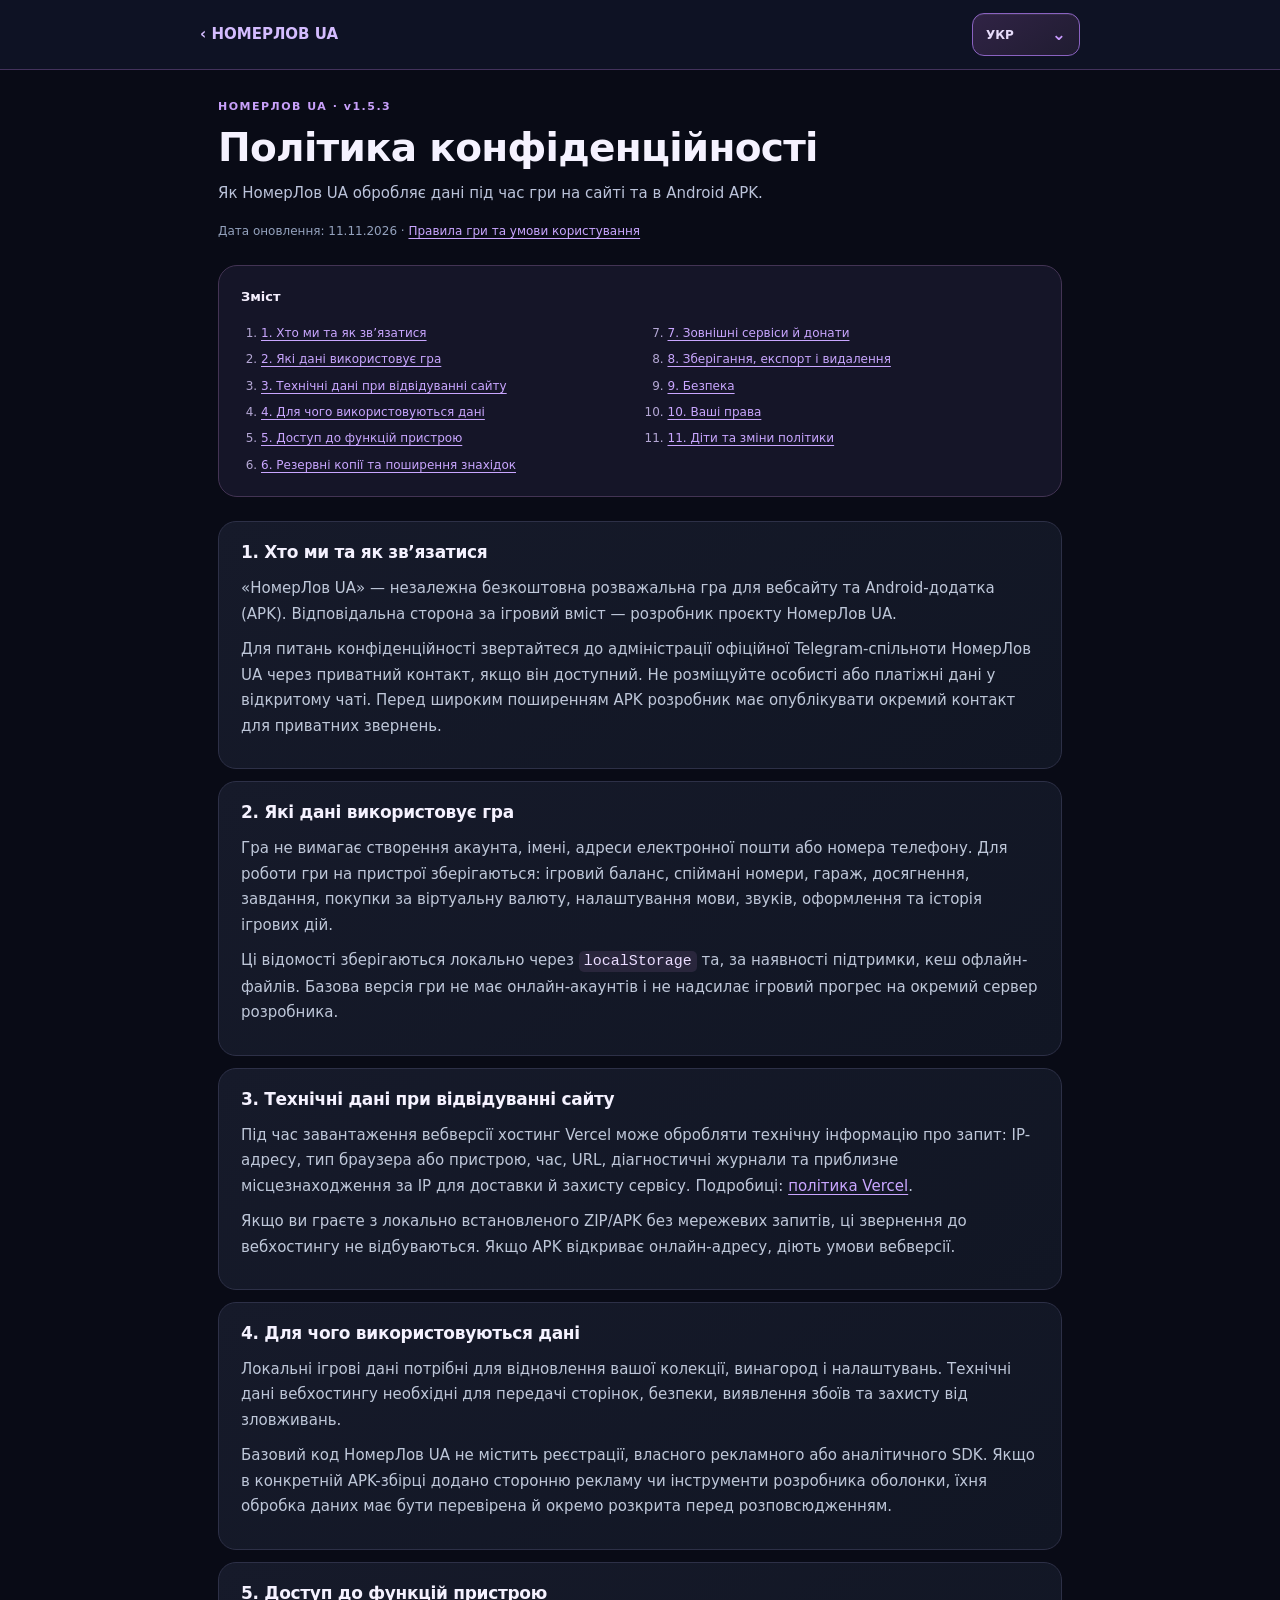
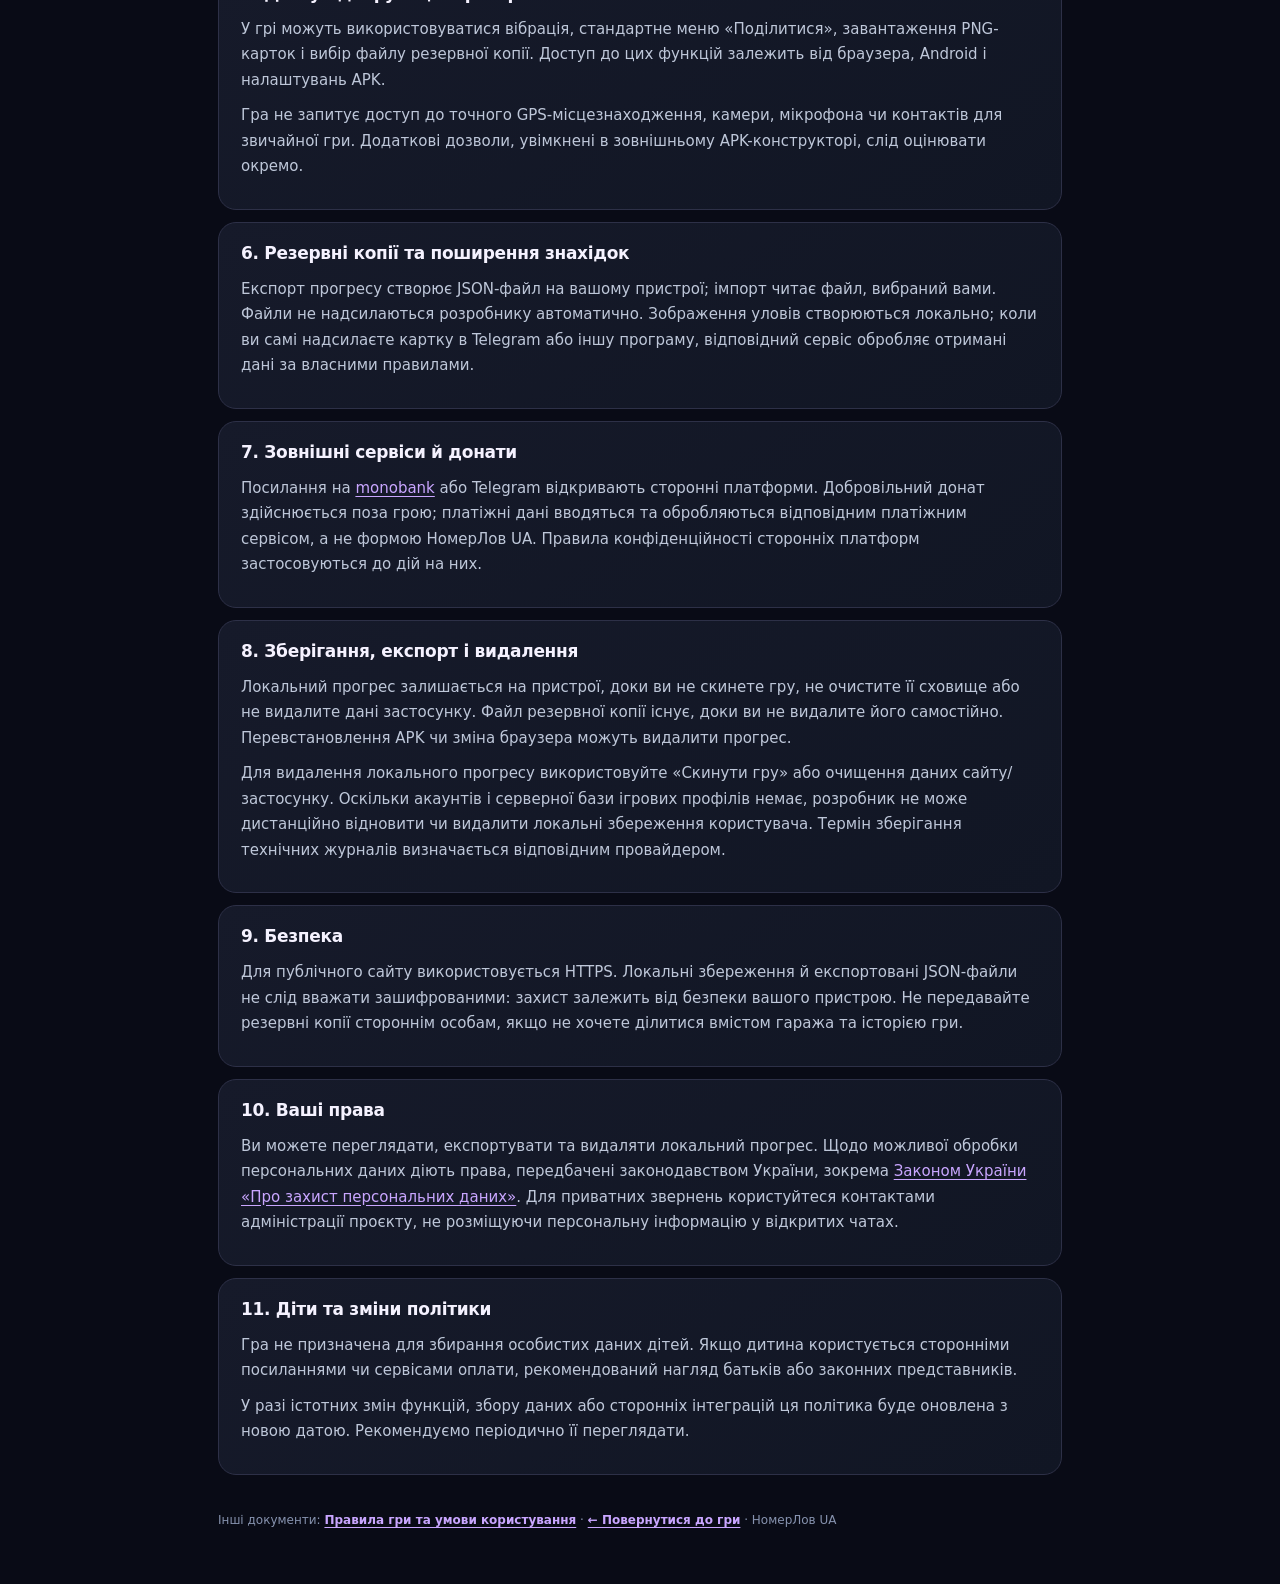
<file: privacy.html>
<!doctype html><html lang="uk"><head><meta charset="utf-8"><meta name="viewport" content="width=device-width,initial-scale=1,viewport-fit=cover"><meta name="theme-color" content="#111525"><title>Політика конфіденційності · НомерЛов UA</title><style>
*{box-sizing:border-box}html{color-scheme:dark;scroll-behavior:smooth}body{margin:0;color:#f5f2ff;background:#090b16;font:400 15px/1.7 system-ui,-apple-system,Segoe UI,Arial,sans-serif}a{color:#c9a6ff;text-underline-offset:3px}a:hover{color:#e0caff}header{position:sticky;top:0;z-index:5;background:#101426ed;backdrop-filter:blur(14px);border-bottom:1px solid #43325c;padding:13px max(15px,env(safe-area-inset-left))}header .header-inner{max-width:880px;margin:auto;display:flex;align-items:center;justify-content:space-between;gap:10px}.home{display:inline-flex;align-items:center;gap:7px;font-weight:800;text-decoration:none;white-space:nowrap;color:#d4bcff!important}main{width:min(880px,100%);padding:28px 18px 55px;margin:auto}h1{font-size:clamp(27px,6vw,39px);line-height:1.2;margin:8px 0 10px;letter-spacing:-.7px}.kicker{font-weight:900;letter-spacing:1.5px;font-size:11px;color:#c8a0fa}.summary{color:#bbc3da;font-size:15px;max-width:70ch;margin:8px 0 14px}.meta{color:#94a2bd;font-size:12px;margin:0 0 24px}.index{border:1px solid #433454;background:#151528;border-radius:19px;padding:18px 22px;margin:0 0 24px}.index strong{font-size:13px}.index ol{margin:10px 0 0;padding-left:20px;columns:2;column-gap:35px}.index li{break-inside:avoid;padding:3px 0;color:#b4a7d4;font-size:12px}article section{padding:19px 22px;margin:12px 0;border:1px solid #2d3047;border-radius:18px;background:linear-gradient(145deg,#161a2a,#111624)}h2{font-size:17px;line-height:1.35;margin:0 0 12px;letter-spacing:-.3px}p{margin:10px 0;color:#bec7d9}code{background:#29263c;color:#eadcff;border-radius:5px;padding:2px 5px}strong{color:#f6f0ff}footer{padding:23px 0 0;color:#8793af;font-size:12px}footer a{font-weight:700}@media(max-width:600px){header{padding:10px 15px}main{padding:20px 13px 45px}.index ol{columns:1}article section{padding:16px 17px}h2{font-size:16px}p{font-size:13px;line-height:1.72}}[hidden]{display:none!important}
.lang-wrap{position:relative;min-width:108px}
.lang-toggle{width:100%;min-height:43px;display:flex;align-items:center;justify-content:space-between;gap:9px;padding:9px 13px;background:linear-gradient(145deg,#302345,#201c31);color:#e7dcfa;border:1px solid #8a62c1;border-radius:12px;box-shadow:inset 0 1px 0 #ffffff12;font:800 12px system-ui;cursor:pointer}
.lang-toggle:focus-visible,.lang-pop button:focus-visible{outline:2px solid #b883ff;outline-offset:2px}
.lang-chevron{font-size:17px;color:#c99bff;line-height:1}
.lang-pop{position:absolute;top:calc(100% + 8px);right:0;min-width:142px;padding:7px;background:#221a35;border:1px solid #8767bd;border-radius:14px;box-shadow:0 15px 40px #000b;z-index:40;animation:langOpen .15s ease}
.lang-pop button{display:flex;align-items:center;justify-content:space-between;width:100%;border:0;border-radius:9px;background:none;color:#c9c2db;font:800 13px system-ui;min-height:45px;text-align:left;padding:9px 11px;cursor:pointer}
.lang-pop button[aria-checked="true"]{color:white;background:#6a429f}
.lang-pop button span{color:#cca8ff;visibility:hidden}
.lang-pop button[aria-checked="true"] span{visibility:visible}
@keyframes langOpen{from{opacity:0;transform:translateY(-5px)}to{opacity:1;transform:none}}
[hidden]{display:none!important}</style></head><body><header><div class="header-inner"><a class="home" href="./index.html">‹ НОМЕРЛОВ UA</a><div class="lang-wrap"><button type="button" class="lang-toggle" id="langToggle" aria-haspopup="menu" aria-expanded="false" aria-label="Мова документа"><span id="langLabel">УКР</span><span class="lang-chevron" aria-hidden="true">⌄</span></button><div id="langMenu" class="lang-pop" role="menu" hidden><button type="button" data-set-lang="uk" role="menuitemradio" aria-checked="true">УКР <span aria-hidden="true">✓</span></button><button type="button" data-set-lang="ru" role="menuitemradio" aria-checked="false">РУС <span aria-hidden="true">✓</span></button></div></div></div></header><div class="doc-lang" data-lang="uk"><main><div class="kicker">НОМЕРЛОВ UA · v1.5.3</div><h1>Політика конфіденційності</h1><p class="summary">Як НомерЛов UA обробляє дані під час гри на сайті та в Android APK.</p><p class="meta">Дата оновлення: 11.11.2026 · <a href="terms.html">Правила гри та умови користування</a></p><nav class="index"><strong>Зміст</strong><ol><li><a href="#uk-1">1. Хто ми та як зв’язатися</a></li><li><a href="#uk-2">2. Які дані використовує гра</a></li><li><a href="#uk-3">3. Технічні дані при відвідуванні сайту</a></li><li><a href="#uk-4">4. Для чого використовуються дані</a></li><li><a href="#uk-5">5. Доступ до функцій пристрою</a></li><li><a href="#uk-6">6. Резервні копії та поширення знахідок</a></li><li><a href="#uk-7">7. Зовнішні сервіси й донати</a></li><li><a href="#uk-8">8. Зберігання, експорт і видалення</a></li><li><a href="#uk-9">9. Безпека</a></li><li><a href="#uk-10">10. Ваші права</a></li><li><a href="#uk-11">11. Діти та зміни політики</a></li></ol></nav><article><section id="uk-1"><h2>1. Хто ми та як зв’язатися</h2><p>«НомерЛов UA» — незалежна безкоштовна розважальна гра для вебсайту та Android-додатка (APK). Відповідальна сторона за ігровий вміст — розробник проєкту НомерЛов UA.</p><p>Для питань конфіденційності звертайтеся до адміністрації офіційної Telegram-спільноти НомерЛов UA через приватний контакт, якщо він доступний. Не розміщуйте особисті або платіжні дані у відкритому чаті. Перед широким поширенням APK розробник має опублікувати окремий контакт для приватних звернень.</p></section><section id="uk-2"><h2>2. Які дані використовує гра</h2><p>Гра не вимагає створення акаунта, імені, адреси електронної пошти або номера телефону. Для роботи гри на пристрої зберігаються: ігровий баланс, спіймані номери, гараж, досягнення, завдання, покупки за віртуальну валюту, налаштування мови, звуків, оформлення та історія ігрових дій.</p><p>Ці відомості зберігаються локально через <code>localStorage</code> та, за наявності підтримки, кеш офлайн-файлів. Базова версія гри не має онлайн-акаунтів і не надсилає ігровий прогрес на окремий сервер розробника.</p></section><section id="uk-3"><h2>3. Технічні дані при відвідуванні сайту</h2><p>Під час завантаження вебверсії хостинг Vercel може обробляти технічну інформацію про запит: IP-адресу, тип браузера або пристрою, час, URL, діагностичні журнали та приблизне місцезнаходження за IP для доставки й захисту сервісу. Подробиці: <a href="https://vercel.com/legal/privacy-notice" target="_blank" rel="noopener noreferrer">політика Vercel</a>.</p><p>Якщо ви граєте з локально встановленого ZIP/APK без мережевих запитів, ці звернення до вебхостингу не відбуваються. Якщо APK відкриває онлайн-адресу, діють умови вебверсії.</p></section><section id="uk-4"><h2>4. Для чого використовуються дані</h2><p>Локальні ігрові дані потрібні для відновлення вашої колекції, винагород і налаштувань. Технічні дані вебхостингу необхідні для передачі сторінок, безпеки, виявлення збоїв та захисту від зловживань.</p><p>Базовий код НомерЛов UA не містить реєстрації, власного рекламного або аналітичного SDK. Якщо в конкретній APK-збірці додано сторонню рекламу чи інструменти розробника оболонки, їхня обробка даних має бути перевірена й окремо розкрита перед розповсюдженням.</p></section><section id="uk-5"><h2>5. Доступ до функцій пристрою</h2><p>У грі можуть використовуватися вібрація, стандартне меню «Поділитися», завантаження PNG-карток і вибір файлу резервної копії. Доступ до цих функцій залежить від браузера, Android і налаштувань APK.</p><p>Гра не запитує доступ до точного GPS-місцезнаходження, камери, мікрофона чи контактів для звичайної гри. Додаткові дозволи, увімкнені в зовнішньому APK-конструкторі, слід оцінювати окремо.</p></section><section id="uk-6"><h2>6. Резервні копії та поширення знахідок</h2><p>Експорт прогресу створює JSON-файл на вашому пристрої; імпорт читає файл, вибраний вами. Файли не надсилаються розробнику автоматично. Зображення уловів створюються локально; коли ви самі надсилаєте картку в Telegram або іншу програму, відповідний сервіс обробляє отримані дані за власними правилами.</p></section><section id="uk-7"><h2>7. Зовнішні сервіси й донати</h2><p>Посилання на <a href="https://send.monobank.ua/jar/SDWp3ABSr" target="_blank" rel="noopener noreferrer">monobank</a> або Telegram відкривають сторонні платформи. Добровільний донат здійснюється поза грою; платіжні дані вводяться та обробляються відповідним платіжним сервісом, а не формою НомерЛов UA. Правила конфіденційності сторонніх платформ застосовуються до дій на них.</p></section><section id="uk-8"><h2>8. Зберігання, експорт і видалення</h2><p>Локальний прогрес залишається на пристрої, доки ви не скинете гру, не очистите її сховище або не видалите дані застосунку. Файл резервної копії існує, доки ви не видалите його самостійно. Перевстановлення APK чи зміна браузера можуть видалити прогрес.</p><p>Для видалення локального прогресу використовуйте «Скинути гру» або очищення даних сайту/застосунку. Оскільки акаунтів і серверної бази ігрових профілів немає, розробник не може дистанційно відновити чи видалити локальні збереження користувача. Термін зберігання технічних журналів визначається відповідним провайдером.</p></section><section id="uk-9"><h2>9. Безпека</h2><p>Для публічного сайту використовується HTTPS. Локальні збереження й експортовані JSON-файли не слід вважати зашифрованими: захист залежить від безпеки вашого пристрою. Не передавайте резервні копії стороннім особам, якщо не хочете ділитися вмістом гаража та історією гри.</p></section><section id="uk-10"><h2>10. Ваші права</h2><p>Ви можете переглядати, експортувати та видаляти локальний прогрес. Щодо можливої обробки персональних даних діють права, передбачені законодавством України, зокрема <a href="https://zakon.rada.gov.ua/go/2297-17" target="_blank" rel="noopener noreferrer">Законом України «Про захист персональних даних»</a>. Для приватних звернень користуйтеся контактами адміністрації проєкту, не розміщуючи персональну інформацію у відкритих чатах.</p></section><section id="uk-11"><h2>11. Діти та зміни політики</h2><p>Гра не призначена для збирання особистих даних дітей. Якщо дитина користується сторонніми посиланнями чи сервісами оплати, рекомендований нагляд батьків або законних представників.</p><p>У разі істотних змін функцій, збору даних або сторонніх інтеграцій ця політика буде оновлена з новою датою. Рекомендуємо періодично її переглядати.</p></section></article><footer>Інші документи: <a href="terms.html">Правила гри та умови користування</a> · <a href="./index.html">← Повернутися до гри</a> · НомерЛов UA</footer></main></div><div class="doc-lang" data-lang="ru" hidden><main><div class="kicker">НОМЕРЛОВ UA · v1.5.3</div><h1>Политика конфиденциальности</h1><p class="summary">Как НомерЛов UA обрабатывает данные на сайте и в Android APK.</p><p class="meta">Дата обновления: 11.11.2026 · <a href="terms.html">Правила игры и условия использования</a></p><nav class="index"><strong>Содержание</strong><ol><li><a href="#ru-1">1. Кто мы и как связаться</a></li><li><a href="#ru-2">2. Какие данные использует игра</a></li><li><a href="#ru-3">3. Технические данные при посещении сайта</a></li><li><a href="#ru-4">4. Цели обработки</a></li><li><a href="#ru-5">5. Функции устройства</a></li><li><a href="#ru-6">6. Резервные копии и публикация находок</a></li><li><a href="#ru-7">7. Сторонние сервисы и поддержка</a></li><li><a href="#ru-8">8. Хранение и удаление</a></li><li><a href="#ru-9">9. Безопасность</a></li><li><a href="#ru-10">10. Ваши права</a></li><li><a href="#ru-11">11. Дети и изменения</a></li></ol></nav><article><section id="ru-1"><h2>1. Кто мы и как связаться</h2><p>«НомерЛов UA» — независимая бесплатная развлекательная игра для сайта и Android-приложения (APK). За игровое содержимое отвечает разработчик проекта НомерЛов UA.</p><p>По вопросам конфиденциальности обращайтесь к администрации официального Telegram-сообщества НомерЛов UA через личный контакт, если он доступен. Не публикуйте личные или платёжные данные в открытом чате. Перед массовым распространением APK разработчику необходимо указать отдельный контакт для личных обращений.</p></section><section id="ru-2"><h2>2. Какие данные использует игра</h2><p>Регистрация, имя, электронная почта и номер телефона для игры не нужны. На устройстве сохраняются игровой баланс, пойманные номера, гараж, достижения, задания, покупки за виртуальную валюту, язык, звуки, оформление и история игровых действий.</p><p>Эти сведения хранятся локально с помощью <code>localStorage</code> и, если поддерживается, офлайн-кеша. В базовой версии нет онлайн-аккаунтов и отправки игрового прогресса на отдельный сервер разработчика.</p></section><section id="ru-3"><h2>3. Технические данные при посещении сайта</h2><p>При загрузке вебверсии хостинг Vercel может обрабатывать IP-адрес, тип браузера и устройства, время и URL запроса, диагностические журналы, а также примерное местоположение по IP для доставки и защиты сервиса. Подробности: <a href="https://vercel.com/legal/privacy-notice" target="_blank" rel="noopener noreferrer">политика Vercel</a>.</p><p>Если вы используете локально упакованный ZIP/APK без сетевых запросов, обращения к веб-хостингу отсутствуют. Если APK открывает онлайн-сайт, применяются условия вебверсии.</p></section><section id="ru-4"><h2>4. Цели обработки</h2><p>Локальные данные нужны для сохранения коллекции, наград и настроек. Технические данные хостинга используются для передачи страниц, безопасности, диагностики и защиты от злоупотреблений.</p><p>Базовый код игры не содержит регистрации, собственного рекламного или аналитического SDK. Если в конкретной APK-сборке подключены реклама или сторонние компоненты оболочки, их обработку данных необходимо отдельно проверить и раскрыть перед распространением.</p></section><section id="ru-5"><h2>5. Функции устройства</h2><p>Игра может использовать вибрацию, системное меню «Поделиться», скачивание PNG-карточек и выбор файла резервной копии. Доступность зависит от браузера, Android и параметров APK.</p><p>Для обычной игры не требуется точное местоположение GPS, камера, микрофон или контакты. Дополнительные разрешения, заданные в APK-конструкторе, необходимо оценить отдельно.</p></section><section id="ru-6"><h2>6. Резервные копии и публикация находок</h2><p>Экспорт создаёт JSON-файл на устройстве, импорт читает выбранный вами файл. Резервные копии не отправляются разработчику автоматически. Карточки уловов создаются локально; если вы делитесь ими через Telegram или другие приложения, их обработка регулируется правилами соответствующего сервиса.</p></section><section id="ru-7"><h2>7. Сторонние сервисы и поддержка</h2><p>Ссылки на <a href="https://send.monobank.ua/jar/SDWp3ABSr" target="_blank" rel="noopener noreferrer">monobank</a> и Telegram ведут на внешние платформы. Добровольная поддержка осуществляется вне игры: платёжные данные обрабатывает платёжный сервис, а не НомерЛов UA. К таким действиям применяются политики сторонних платформ.</p></section><section id="ru-8"><h2>8. Хранение и удаление</h2><p>Игровой прогресс хранится на устройстве, пока вы не сбросите игру, не очистите хранилище или не удалите данные приложения. Созданный файл резервной копии остаётся у вас до самостоятельного удаления. Переустановка APK или смена браузера может привести к потере прогресса.</p><p>Удалить локальный прогресс можно через «Сбросить игру» или очистку данных сайта/приложения. Поскольку серверных аккаунтов нет, разработчик не может дистанционно удалить или восстановить локальные данные. Сроки хранения технических журналов определяются провайдером.</p></section><section id="ru-9"><h2>9. Безопасность</h2><p>Публичный сайт использует HTTPS. Локальные сохранения и экспортированные JSON-файлы не считаются зашифрованными: их безопасность зависит от устройства. Не передавайте резервные копии посторонним без необходимости.</p></section><section id="ru-10"><h2>10. Ваши права</h2><p>Вы можете просматривать, экспортировать и удалять локальный прогресс. К возможной обработке персональных данных применяются права, предусмотренные законодательством Украины, в частности <a href="https://zakon.rada.gov.ua/go/2297-17" target="_blank" rel="noopener noreferrer">Законом Украины «О защите персональных данных»</a>. Для личных обращений используйте контакты администрации проекта, не размещая личные сведения в открытых чатах.</p></section><section id="ru-11"><h2>11. Дети и изменения</h2><p>Игра не предназначена для сбора персональных данных детей. При переходах на сторонние сайты и совершении платежей рекомендуется участие родителей или законных представителей.</p><p>При существенных изменениях функций, обработки данных или внешних интеграций документ будет обновлён с новой датой.</p></section></article><footer>Другие документы: <a href="terms.html">Правила игры и условия использования</a> · <a href="./index.html">← Вернуться в игру</a> · НомерЛов UA</footer></main></div><script type="application/json" id="docTitles">{"uk":"Політика конфіденційності","ru":"Политика конфиденциальности"}</script><script>(function(){
const toggle=document.getElementById('langToggle'),menu=document.getElementById('langMenu'),label=document.getElementById('langLabel'),options=[...menu.querySelectorAll('[data-set-lang]')];
const params=new URLSearchParams(location.search);let lang=params.get('lang');
if(!['uk','ru'].includes(lang)){try{lang=JSON.parse(localStorage.getItem('nomerlov-ua-save-v1')||'{}').lang}catch{}}
if(!['uk','ru'].includes(lang))lang='uk';
const close=()=>{menu.hidden=true;toggle.setAttribute('aria-expanded','false')};
const titles=JSON.parse(document.getElementById('docTitles').textContent);
const apply=value=>{lang=value;document.documentElement.lang=value;document.querySelectorAll('.doc-lang').forEach(el=>el.hidden=el.dataset.lang!==value);document.title=(value==='ru'?titles.ru:titles.uk)+' · НомерЛов UA';label.textContent=value==='ru'?'РУС':'УКР';toggle.setAttribute('aria-label',value==='ru'?'Язык документа':'Мова документа');options.forEach(o=>o.setAttribute('aria-checked',String(o.dataset.setLang===value)));close()};
toggle.addEventListener('click',()=>{menu.hidden=!menu.hidden;toggle.setAttribute('aria-expanded',String(!menu.hidden));if(!menu.hidden)menu.querySelector('[aria-checked="true"]')?.focus()});
for(const item of options)item.addEventListener('click',()=>{apply(item.dataset.setLang);toggle.focus()});
document.addEventListener('click',e=>{if(!e.target.closest('.lang-wrap'))close()});
document.addEventListener('keydown',e=>{if(e.key==='Escape'&&!menu.hidden){close();toggle.focus()}if(!menu.hidden&&(e.key==='ArrowDown'||e.key==='ArrowUp')){const i=options.indexOf(document.activeElement);if(i>=0){e.preventDefault();options[(i+(e.key==='ArrowDown'?1:options.length-1))%options.length].focus()}}});
apply(lang);
})();</script></body></html>
</file>
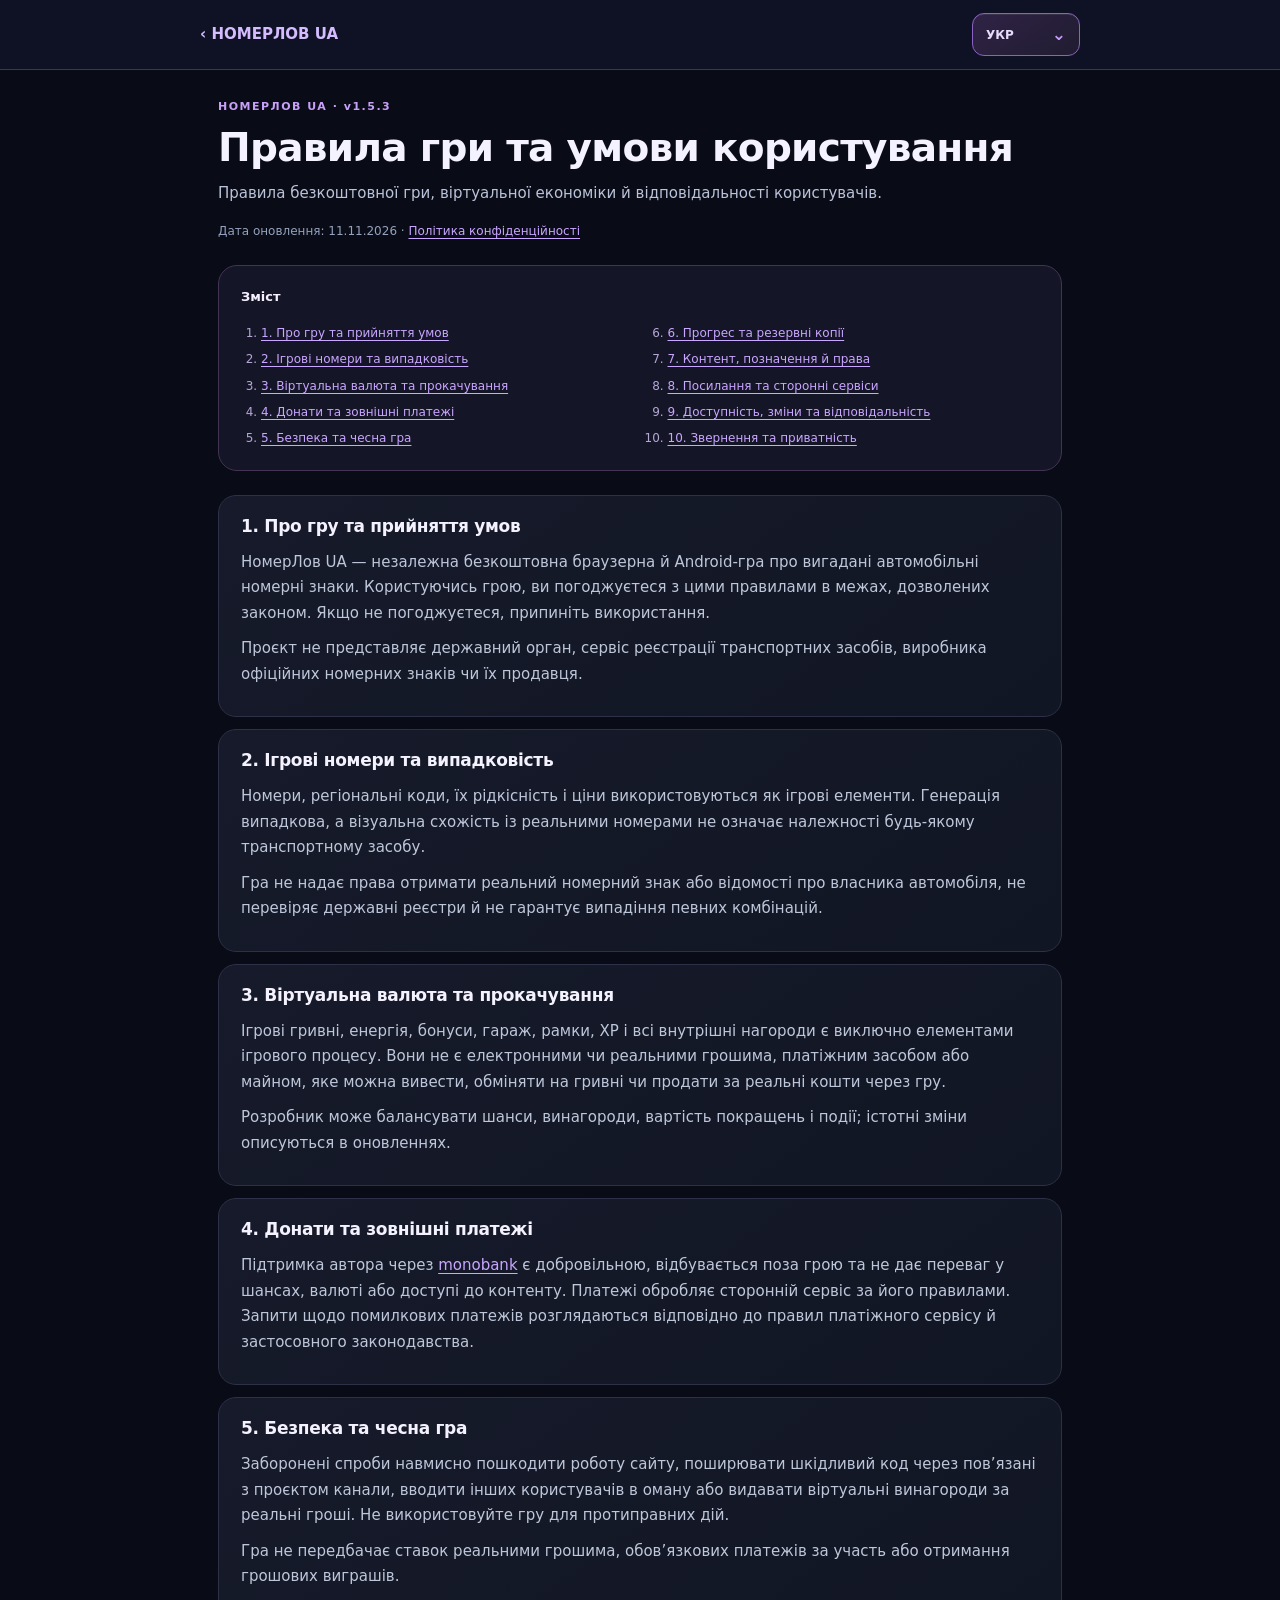
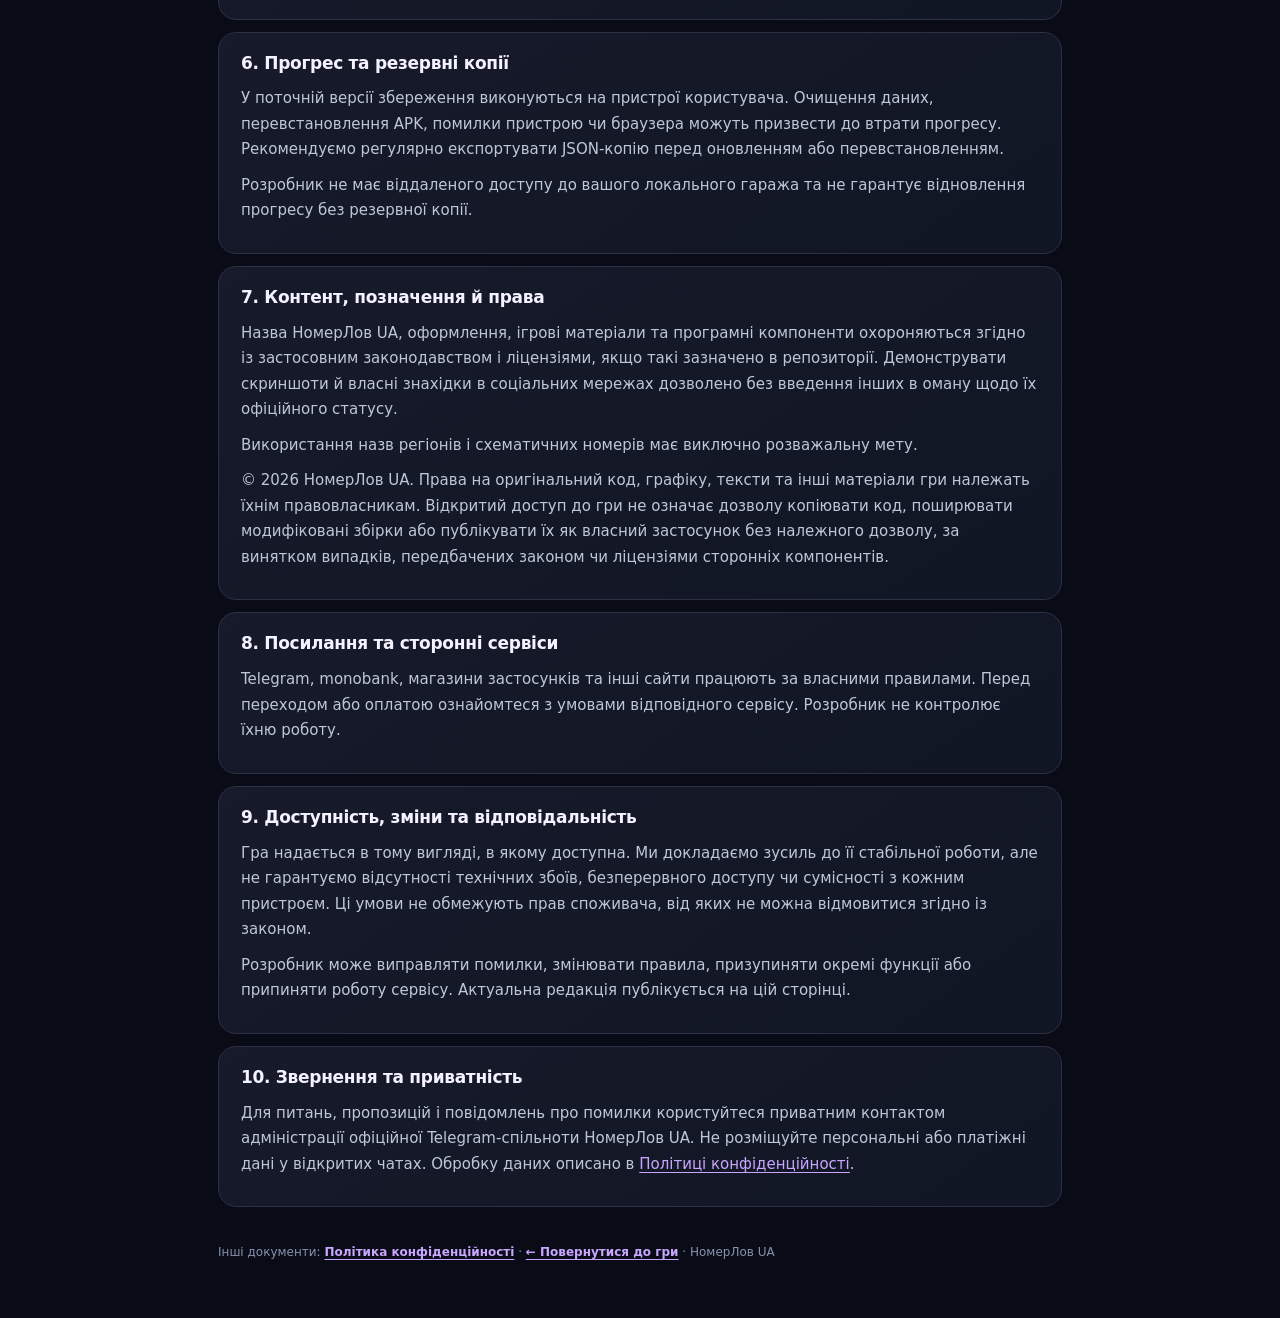
<file: terms.html>
<!doctype html><html lang="uk"><head><meta charset="utf-8"><meta name="viewport" content="width=device-width,initial-scale=1,viewport-fit=cover"><meta name="theme-color" content="#111525"><title>Правила гри та умови користування · НомерЛов UA</title><style>
*{box-sizing:border-box}html{color-scheme:dark;scroll-behavior:smooth}body{margin:0;color:#f5f2ff;background:#090b16;font:400 15px/1.7 system-ui,-apple-system,Segoe UI,Arial,sans-serif}a{color:#c9a6ff;text-underline-offset:3px}a:hover{color:#e0caff}header{position:sticky;top:0;z-index:5;background:#101426ed;backdrop-filter:blur(14px);border-bottom:1px solid #43325c;padding:13px max(15px,env(safe-area-inset-left))}header .header-inner{max-width:880px;margin:auto;display:flex;align-items:center;justify-content:space-between;gap:10px}.home{display:inline-flex;align-items:center;gap:7px;font-weight:800;text-decoration:none;white-space:nowrap;color:#d4bcff!important}main{width:min(880px,100%);padding:28px 18px 55px;margin:auto}h1{font-size:clamp(27px,6vw,39px);line-height:1.2;margin:8px 0 10px;letter-spacing:-.7px}.kicker{font-weight:900;letter-spacing:1.5px;font-size:11px;color:#c8a0fa}.summary{color:#bbc3da;font-size:15px;max-width:70ch;margin:8px 0 14px}.meta{color:#94a2bd;font-size:12px;margin:0 0 24px}.index{border:1px solid #433454;background:#151528;border-radius:19px;padding:18px 22px;margin:0 0 24px}.index strong{font-size:13px}.index ol{margin:10px 0 0;padding-left:20px;columns:2;column-gap:35px}.index li{break-inside:avoid;padding:3px 0;color:#b4a7d4;font-size:12px}article section{padding:19px 22px;margin:12px 0;border:1px solid #2d3047;border-radius:18px;background:linear-gradient(145deg,#161a2a,#111624)}h2{font-size:17px;line-height:1.35;margin:0 0 12px;letter-spacing:-.3px}p{margin:10px 0;color:#bec7d9}code{background:#29263c;color:#eadcff;border-radius:5px;padding:2px 5px}strong{color:#f6f0ff}footer{padding:23px 0 0;color:#8793af;font-size:12px}footer a{font-weight:700}@media(max-width:600px){header{padding:10px 15px}main{padding:20px 13px 45px}.index ol{columns:1}article section{padding:16px 17px}h2{font-size:16px}p{font-size:13px;line-height:1.72}}[hidden]{display:none!important}
.lang-wrap{position:relative;min-width:108px}
.lang-toggle{width:100%;min-height:43px;display:flex;align-items:center;justify-content:space-between;gap:9px;padding:9px 13px;background:linear-gradient(145deg,#302345,#201c31);color:#e7dcfa;border:1px solid #8a62c1;border-radius:12px;box-shadow:inset 0 1px 0 #ffffff12;font:800 12px system-ui;cursor:pointer}
.lang-toggle:focus-visible,.lang-pop button:focus-visible{outline:2px solid #b883ff;outline-offset:2px}
.lang-chevron{font-size:17px;color:#c99bff;line-height:1}
.lang-pop{position:absolute;top:calc(100% + 8px);right:0;min-width:142px;padding:7px;background:#221a35;border:1px solid #8767bd;border-radius:14px;box-shadow:0 15px 40px #000b;z-index:40;animation:langOpen .15s ease}
.lang-pop button{display:flex;align-items:center;justify-content:space-between;width:100%;border:0;border-radius:9px;background:none;color:#c9c2db;font:800 13px system-ui;min-height:45px;text-align:left;padding:9px 11px;cursor:pointer}
.lang-pop button[aria-checked="true"]{color:white;background:#6a429f}
.lang-pop button span{color:#cca8ff;visibility:hidden}
.lang-pop button[aria-checked="true"] span{visibility:visible}
@keyframes langOpen{from{opacity:0;transform:translateY(-5px)}to{opacity:1;transform:none}}
[hidden]{display:none!important}</style></head><body><header><div class="header-inner"><a class="home" href="./index.html">‹ НОМЕРЛОВ UA</a><div class="lang-wrap"><button type="button" class="lang-toggle" id="langToggle" aria-haspopup="menu" aria-expanded="false" aria-label="Мова документа"><span id="langLabel">УКР</span><span class="lang-chevron" aria-hidden="true">⌄</span></button><div id="langMenu" class="lang-pop" role="menu" hidden><button type="button" data-set-lang="uk" role="menuitemradio" aria-checked="true">УКР <span aria-hidden="true">✓</span></button><button type="button" data-set-lang="ru" role="menuitemradio" aria-checked="false">РУС <span aria-hidden="true">✓</span></button></div></div></div></header><div class="doc-lang" data-lang="uk"><main><div class="kicker">НОМЕРЛОВ UA · v1.5.3</div><h1>Правила гри та умови користування</h1><p class="summary">Правила безкоштовної гри, віртуальної економіки й відповідальності користувачів.</p><p class="meta">Дата оновлення: 11.11.2026 · <a href="privacy.html">Політика конфіденційності</a></p><nav class="index"><strong>Зміст</strong><ol><li><a href="#uk-1">1. Про гру та прийняття умов</a></li><li><a href="#uk-2">2. Ігрові номери та випадковість</a></li><li><a href="#uk-3">3. Віртуальна валюта та прокачування</a></li><li><a href="#uk-4">4. Донати та зовнішні платежі</a></li><li><a href="#uk-5">5. Безпека та чесна гра</a></li><li><a href="#uk-6">6. Прогрес та резервні копії</a></li><li><a href="#uk-7">7. Контент, позначення й права</a></li><li><a href="#uk-8">8. Посилання та сторонні сервіси</a></li><li><a href="#uk-9">9. Доступність, зміни та відповідальність</a></li><li><a href="#uk-10">10. Звернення та приватність</a></li></ol></nav><article><section id="uk-1"><h2>1. Про гру та прийняття умов</h2><p>НомерЛов UA — незалежна безкоштовна браузерна й Android-гра про вигадані автомобільні номерні знаки. Користуючись грою, ви погоджуєтеся з цими правилами в межах, дозволених законом. Якщо не погоджуєтеся, припиніть використання.</p><p>Проєкт не представляє державний орган, сервіс реєстрації транспортних засобів, виробника офіційних номерних знаків чи їх продавця.</p></section><section id="uk-2"><h2>2. Ігрові номери та випадковість</h2><p>Номери, регіональні коди, їх рідкісність і ціни використовуються як ігрові елементи. Генерація випадкова, а візуальна схожість із реальними номерами не означає належності будь-якому транспортному засобу.</p><p>Гра не надає права отримати реальний номерний знак або відомості про власника автомобіля, не перевіряє державні реєстри й не гарантує випадіння певних комбінацій.</p></section><section id="uk-3"><h2>3. Віртуальна валюта та прокачування</h2><p>Ігрові гривні, енергія, бонуси, гараж, рамки, XP і всі внутрішні нагороди є виключно елементами ігрового процесу. Вони не є електронними чи реальними грошима, платіжним засобом або майном, яке можна вивести, обміняти на гривні чи продати за реальні кошти через гру.</p><p>Розробник може балансувати шанси, винагороди, вартість покращень і події; істотні зміни описуються в оновленнях.</p></section><section id="uk-4"><h2>4. Донати та зовнішні платежі</h2><p>Підтримка автора через <a href="https://send.monobank.ua/jar/SDWp3ABSr" target="_blank" rel="noopener noreferrer">monobank</a> є добровільною, відбувається поза грою та не дає переваг у шансах, валюті або доступі до контенту. Платежі обробляє сторонній сервіс за його правилами. Запити щодо помилкових платежів розглядаються відповідно до правил платіжного сервісу й застосовного законодавства.</p></section><section id="uk-5"><h2>5. Безпека та чесна гра</h2><p>Заборонені спроби навмисно пошкодити роботу сайту, поширювати шкідливий код через пов’язані з проєктом канали, вводити інших користувачів в оману або видавати віртуальні винагороди за реальні гроші. Не використовуйте гру для протиправних дій.</p><p>Гра не передбачає ставок реальними грошима, обов’язкових платежів за участь або отримання грошових виграшів.</p></section><section id="uk-6"><h2>6. Прогрес та резервні копії</h2><p>У поточній версії збереження виконуються на пристрої користувача. Очищення даних, перевстановлення APK, помилки пристрою чи браузера можуть призвести до втрати прогресу. Рекомендуємо регулярно експортувати JSON-копію перед оновленням або перевстановленням.</p><p>Розробник не має віддаленого доступу до вашого локального гаража та не гарантує відновлення прогресу без резервної копії.</p></section><section id="uk-7"><h2>7. Контент, позначення й права</h2><p>Назва НомерЛов UA, оформлення, ігрові матеріали та програмні компоненти охороняються згідно із застосовним законодавством і ліцензіями, якщо такі зазначено в репозиторії. Демонструвати скриншоти й власні знахідки в соціальних мережах дозволено без введення інших в оману щодо їх офіційного статусу.</p><p>Використання назв регіонів і схематичних номерів має виключно розважальну мету.</p><p>© 2026 НомерЛов UA. Права на оригінальний код, графіку, тексти та інші матеріали гри належать їхнім правовласникам. Відкритий доступ до гри не означає дозволу копіювати код, поширювати модифіковані збірки або публікувати їх як власний застосунок без належного дозволу, за винятком випадків, передбачених законом чи ліцензіями сторонніх компонентів.</p></section><section id="uk-8"><h2>8. Посилання та сторонні сервіси</h2><p>Telegram, monobank, магазини застосунків та інші сайти працюють за власними правилами. Перед переходом або оплатою ознайомтеся з умовами відповідного сервісу. Розробник не контролює їхню роботу.</p></section><section id="uk-9"><h2>9. Доступність, зміни та відповідальність</h2><p>Гра надається в тому вигляді, в якому доступна. Ми докладаємо зусиль до її стабільної роботи, але не гарантуємо відсутності технічних збоїв, безперервного доступу чи сумісності з кожним пристроєм. Ці умови не обмежують прав споживача, від яких не можна відмовитися згідно із законом.</p><p>Розробник може виправляти помилки, змінювати правила, призупиняти окремі функції або припиняти роботу сервісу. Актуальна редакція публікується на цій сторінці.</p></section><section id="uk-10"><h2>10. Звернення та приватність</h2><p>Для питань, пропозицій і повідомлень про помилки користуйтеся приватним контактом адміністрації офіційної Telegram-спільноти НомерЛов UA. Не розміщуйте персональні або платіжні дані у відкритих чатах. Обробку даних описано в <a href="privacy.html">Політиці конфіденційності</a>.</p></section></article><footer>Інші документи: <a href="privacy.html">Політика конфіденційності</a> · <a href="./index.html">← Повернутися до гри</a> · НомерЛов UA</footer></main></div><div class="doc-lang" data-lang="ru" hidden><main><div class="kicker">НОМЕРЛОВ UA · v1.5.3</div><h1>Правила игры и условия использования</h1><p class="summary">Условия бесплатной игры, виртуальной экономики и ответственности.</p><p class="meta">Дата обновления: 11.11.2026 · <a href="privacy.html">Политика конфиденциальности</a></p><nav class="index"><strong>Содержание</strong><ol><li><a href="#ru-1">1. Об игре и принятии условий</a></li><li><a href="#ru-2">2. Игровые номера и случайность</a></li><li><a href="#ru-3">3. Виртуальная валюта и улучшения</a></li><li><a href="#ru-4">4. Поддержка автора и платежи</a></li><li><a href="#ru-5">5. Безопасность и честная игра</a></li><li><a href="#ru-6">6. Прогресс и резервные копии</a></li><li><a href="#ru-7">7. Материалы и права</a></li><li><a href="#ru-8">8. Сторонние сервисы</a></li><li><a href="#ru-9">9. Доступность и ответственность</a></li><li><a href="#ru-10">10. Обращения и конфиденциальность</a></li></ol></nav><article><section id="ru-1"><h2>1. Об игре и принятии условий</h2><p>НомерЛов UA — независимая бесплатная игра для браузера и Android, посвящённая вымышленным автомобильным номерам. Используя игру, вы соглашаетесь с этими правилами в пределах применимого законодательства. Если вы не согласны, прекратите использование.</p><p>Проект не представляет государственный орган, службу регистрации автомобилей или продавца реальных номерных знаков.</p></section><section id="ru-2"><h2>2. Игровые номера и случайность</h2><p>Номера, коды регионов, редкость и цены используются только как игровые элементы. Генерация случайна, а визуальное совпадение с реальным номером не означает связи с транспортным средством.</p><p>Игра не даёт права получить настоящий номер или сведения о владельце автомобиля, не обращается к государственным реестрам и не гарантирует выпадения определённых комбинаций.</p></section><section id="ru-3"><h2>3. Виртуальная валюта и улучшения</h2><p>Игровые гривны, энергия, бонусы, гараж, рамки, XP и другие награды существуют исключительно внутри игрового процесса. Это не реальные или электронные деньги, не средство платежа и не имущество, которое можно вывести, обменять на гривны или продать за реальные средства через игру.</p><p>Разработчик может изменять баланс выпадений, наград, цен улучшений и событий; существенные изменения описываются в обновлениях.</p></section><section id="ru-4"><h2>4. Поддержка автора и платежи</h2><p>Добровольные пожертвования через <a href="https://send.monobank.ua/jar/SDWp3ABSr" target="_blank" rel="noopener noreferrer">monobank</a> осуществляются вне игры и не дают преимущества по шансам, валюте или доступу к функциям. Платежи обрабатывает сторонний сервис по своим правилам. Ошибочные платежи рассматриваются в соответствии с правилами сервиса и применимым законом.</p></section><section id="ru-5"><h2>5. Безопасность и честная игра</h2><p>Запрещено намеренно нарушать работу сайта, распространять вредоносный код через связанные с проектом площадки, обманывать других пользователей или представлять виртуальные награды как реальные деньги. Не используйте игру для противоправных действий.</p><p>В игре нет ставок реальными деньгами, обязательной платы за участие или получения денежных выигрышей.</p></section><section id="ru-6"><h2>6. Прогресс и резервные копии</h2><p>Прогресс сохраняется на устройстве игрока. Очистка данных, переустановка APK, сбои устройства или браузера могут привести к его потере. Регулярно экспортируйте JSON-копию перед обновлением и переустановкой.</p><p>У разработчика нет удалённого доступа к локальному гаражу и возможности гарантированно восстановить данные без резервной копии.</p></section><section id="ru-7"><h2>7. Материалы и права</h2><p>Название, оформление, материалы и компоненты проекта защищаются применимым законодательством и лицензиями, если они указаны в репозитории. Можно делиться скриншотами и собственными игровыми находками, не выдавая их за официальные сведения.</p><p>Названия регионов и изображения номерных знаков используются в развлекательных целях.</p><p>© 2026 НомерЛов UA. Права на оригинальный код, графику, тексты и другие материалы принадлежат соответствующим правообладателям. Доступность игры не означает разрешения копировать код, распространять модифицированные сборки или публиковать их как собственное приложение без разрешения, за исключением случаев, предусмотренных законом или лицензиями сторонних компонентов.</p></section><section id="ru-8"><h2>8. Сторонние сервисы</h2><p>Telegram, monobank, магазины приложений и другие сайты регулируются собственными правилами. Перед переходом или оплатой изучите их условия. Разработчик не контролирует работу сторонних сервисов.</p></section><section id="ru-9"><h2>9. Доступность и ответственность</h2><p>Игра предоставляется в доступном состоянии. Мы стараемся обеспечивать стабильность, но не гарантируем непрерывную работу, отсутствие ошибок или совместимость с любым устройством. Эти условия не ограничивают права, которые нельзя исключить по закону.</p><p>Разработчик может исправлять ошибки, менять правила, приостанавливать функции или прекращать работу сервиса. Актуальная редакция публикуется здесь.</p></section><section id="ru-10"><h2>10. Обращения и конфиденциальность</h2><p>Для вопросов, предложений и сообщений об ошибках используйте личный контакт администрации официального Telegram-сообщества НомерЛов UA. Не публикуйте личные или платёжные сведения в открытых чатах. Обработка данных описана в <a href="privacy.html">Политике конфиденциальности</a>.</p></section></article><footer>Другие документы: <a href="privacy.html">Политика конфиденциальности</a> · <a href="./index.html">← Вернуться в игру</a> · НомерЛов UA</footer></main></div><script type="application/json" id="docTitles">{"uk":"Правила гри та умови користування","ru":"Правила игры и условия использования"}</script><script>(function(){
const toggle=document.getElementById('langToggle'),menu=document.getElementById('langMenu'),label=document.getElementById('langLabel'),options=[...menu.querySelectorAll('[data-set-lang]')];
const params=new URLSearchParams(location.search);let lang=params.get('lang');
if(!['uk','ru'].includes(lang)){try{lang=JSON.parse(localStorage.getItem('nomerlov-ua-save-v1')||'{}').lang}catch{}}
if(!['uk','ru'].includes(lang))lang='uk';
const close=()=>{menu.hidden=true;toggle.setAttribute('aria-expanded','false')};
const titles=JSON.parse(document.getElementById('docTitles').textContent);
const apply=value=>{lang=value;document.documentElement.lang=value;document.querySelectorAll('.doc-lang').forEach(el=>el.hidden=el.dataset.lang!==value);document.title=(value==='ru'?titles.ru:titles.uk)+' · НомерЛов UA';label.textContent=value==='ru'?'РУС':'УКР';toggle.setAttribute('aria-label',value==='ru'?'Язык документа':'Мова документа');options.forEach(o=>o.setAttribute('aria-checked',String(o.dataset.setLang===value)));close()};
toggle.addEventListener('click',()=>{menu.hidden=!menu.hidden;toggle.setAttribute('aria-expanded',String(!menu.hidden));if(!menu.hidden)menu.querySelector('[aria-checked="true"]')?.focus()});
for(const item of options)item.addEventListener('click',()=>{apply(item.dataset.setLang);toggle.focus()});
document.addEventListener('click',e=>{if(!e.target.closest('.lang-wrap'))close()});
document.addEventListener('keydown',e=>{if(e.key==='Escape'&&!menu.hidden){close();toggle.focus()}if(!menu.hidden&&(e.key==='ArrowDown'||e.key==='ArrowUp')){const i=options.indexOf(document.activeElement);if(i>=0){e.preventDefault();options[(i+(e.key==='ArrowDown'?1:options.length-1))%options.length].focus()}}});
apply(lang);
})();</script></body></html>
</file>
<file: v13.css>
/* НомерЛов UA 1.3 — нові панелі колекціонера */
.nl13-panel{border:1px solid rgba(169,118,255,.23)!important;background:linear-gradient(145deg,#19162b,#121626 75%)!important;margin-bottom:17px}
.nl13-heading{display:flex;align-items:flex-start;justify-content:space-between;gap:14px;margin-bottom:16px}.nl13-heading h2,.nl13-heading h3{margin:3px 0 6px;line-height:1.23;letter-spacing:-.5px}.nl13-heading h2{font-size:22px}.nl13-heading h3{font-size:18px}.nl13-kicker{color:#b68afb;letter-spacing:1.55px;font-size:10px;font-weight:900}.nl13-note{font-size:12px;color:#aeb5cc;line-height:1.57;margin:3px 0 13px}.nl13-chip{border:1px solid #684e90;color:#d8c7f5;background:#30253e;padding:5px 10px;border-radius:12px;font-size:11px;font-weight:800;white-space:nowrap}.nl13-albums{display:grid;grid-template-columns:repeat(2,minmax(0,1fr));gap:12px}.nl13-album{min-width:0;padding:16px;border:1px solid #353046;background:linear-gradient(155deg,#201c32,#171b2a);border-radius:17px}.nl13-album.nl13-complete{border-color:#54c69d}.nl13-album-top{display:flex;justify-content:space-between;align-items:center}.nl13-symbol{font-size:25px;color:#c391ff}.nl13-album h3{font-size:15px;line-height:1.3;margin:10px 0 4px}.nl13-album p{font-size:11px;color:#a4aac0;margin:0 0 12px;min-height:30px}.nl13-track{height:7px;overflow:hidden;border-radius:20px;background:#343149}.nl13-track span{display:block;height:100%;border-radius:20px;background:linear-gradient(90deg,#7652d6,#c083fc);transition:width .25s}.nl13-album-bottom,.nl13-eventbottom{display:flex;align-items:center;justify-content:space-between;gap:9px;margin-top:13px;font-size:10px;color:#aeb6cd;flex-wrap:wrap}.nl13-album-bottom .btn,.nl13-eventbottom .btn{min-height:35px;padding:7px 13px;font-size:11px}.nl13-streak-count{font-size:29px;font-weight:950;color:#d9b3ff}.nl13-streak-count small{font-size:12px}.nl13-milestones{display:flex;gap:7px;justify-content:space-between}.nl13-milestones span{background:#20243a;border:1px solid #41445d;padding:6px 7px;border-radius:9px;color:#8d98b4;text-align:center;font-size:10px;flex:1}.nl13-milestones span.reached{background:#433060;border-color:#a265e7;color:#f6e6ff}.nl13-fine{font-size:10px;color:#9eacc6;margin:10px 0 0}.nl13-frames{display:grid;grid-template-columns:repeat(3,minmax(0,1fr));gap:10px}.nl13-frame-option{text-align:left;border:1px solid #45435a;border-radius:15px;background:#191c2c;color:#fff;padding:10px;min-width:0;display:flex;flex-direction:column;gap:6px}.nl13-frame-option.selected{border-color:#bc88ff;box-shadow:inset 0 0 0 1px #8f58db}.nl13-frame-option:disabled{opacity:.48;cursor:not-allowed}.nl13-frame-option strong{font-size:12px}.nl13-frame-option small{color:#a8acc3;font-size:10px;line-height:1.35}.nl13-frame-sample{display:flex;align-items:center;justify-content:center;font-size:clamp(8px,1vw,12px);font-weight:950;letter-spacing:-.3px;color:#1c2230;background:#f8faff;border:4px solid #7c8195;height:56px;border-radius:10px;box-shadow:0 4px 8px #0005}.nl-frame-neon{border-color:#b65bff!important;box-shadow:0 0 12px #af62ff88,0 0 25px #8341c555!important}.nl-frame-carbon{border-color:#495969!important;box-shadow:0 0 0 3px #202631,0 8px 17px #0009!important}.nl-frame-gold{border-color:#f9d16b!important;box-shadow:0 0 10px #ffc36599,0 0 22px #b47d3577!important}.nl-frame-aurora{border-color:#46d8d3!important;box-shadow:0 0 10px #51d8da99,0 0 23px #b864ff66!important}.nl13-sharebar{margin-top:10px;display:flex;justify-content:center}.nl13-sharebtn{display:inline-flex;align-items:center;gap:9px;width:100%;justify-content:center;min-height:43px;background:#211b36}.nl13-icon{width:17px;height:17px;flex:none}.nl13-toast{position:fixed;top:16px;left:50%;transform:translateX(-50%);z-index:90;display:flex;flex-direction:column;gap:3px;width:min(420px,calc(100vw - 30px));padding:14px 18px;border-radius:16px;border:1px solid #8b68c4;background:#28203d;box-shadow:0 18px 50px #0009}.nl13-toast strong{font-size:14px}.nl13-toast span{font-size:12px;color:#c7c4d7}.nl13-overlay{position:fixed;inset:0;z-index:100;display:flex;align-items:center;justify-content:center;padding:18px;background:#03050bba;backdrop-filter:blur(7px)}.nl13-overlay.hidden{display:none!important}.nl13-modal{position:relative;width:min(480px,100%);max-height:90dvh;overflow:auto;border:1px solid #67518a;background:linear-gradient(150deg,#272039,#101625);padding:23px;border-radius:24px;box-shadow:0 30px 80px #000b}.nl13-close{position:absolute;top:14px;right:15px;width:35px;height:35px;border:1px solid #57516b;border-radius:10px;background:#232539;color:#fff;font-size:22px}.nl13-modal h2{font-size:21px;margin:6px 0 15px}.nl13-sharepreview{border:1px solid #a067e4;background:radial-gradient(circle at 50% 20%,#4b2e65,#101422 75%);border-radius:17px;display:flex;flex-direction:column;gap:8px;align-items:center;text-align:center;padding:38px 15px}.nl13-sharepreview strong{font-weight:950;font-size:clamp(22px,6vw,34px);letter-spacing:-1px}.nl13-sharepreview span{color:#f0c5ff;font-weight:800}.nl13-sharepreview small{color:#aab8d1}.nl13-modalactions{display:grid;grid-template-columns:1fr 1fr;gap:9px;margin-top:14px}.nl13-modalactions .btn{display:grid;place-items:center;padding:10px;font-size:12px;text-decoration:none}.nl13-modalactions .btn:first-child{grid-column:1/-1}.nl13-help{font-size:11px;color:#9ba7bb;margin:13px 0 0}.nl13-panel .btn:focus-visible,.nl13-modal .btn:focus-visible,.nl13-frame-option:focus-visible{outline:2px solid #ab90ff;outline-offset:2px}
@media(max-width:700px){.nl13-albums{grid-template-columns:1fr}.nl13-frames{grid-template-columns:repeat(2,minmax(0,1fr))}.nl13-frame-sample{font-size:11px}.nl13-panel{margin-bottom:13px}.nl13-heading h2{font-size:20px}.nl13-modal{max-height:85dvh}}
@media(prefers-reduced-motion:reduce){.nl13-track span{transition:none}}

.nl13-garage-share{white-space:nowrap;font-size:11px;padding:6px 8px}.item-btns:has(.nl13-garage-share){flex-wrap:wrap}
</file>
<file: apk.css>
/* НомерЛов UA v1.5.3 — mobile APK edition, progressive enhancement. */
:root{--apk-violet:#a66dff;--apk-ink:#080b16;--apk-safe-bottom:env(safe-area-inset-bottom,0px)}
html{-webkit-text-size-adjust:100%;background:var(--apk-ink)}
body{-webkit-tap-highlight-color:transparent;overscroll-behavior-y:contain}
button,a,input,select,[role="button"]{touch-action:manipulation}
button,a{-webkit-tap-highlight-color:transparent}
button:active:not(:disabled),.btn:active:not(:disabled){transform:scale(.98)}
button,.btn{transition:transform .13s ease,background .16s ease,border-color .16s ease}
::selection{background:#a76bff6b;color:#fff}
#apkMenuBtn{display:none}
.apk-overlay{position:fixed;inset:0;z-index:130;background:#050612c9;backdrop-filter:blur(10px);display:flex;justify-content:center;align-items:flex-end;padding:16px 12px calc(12px + var(--apk-safe-bottom));animation:apkFade .18s ease}
.apk-overlay[hidden]{display:none!important}
.apk-drawer{width:min(100%,510px);max-height:min(83dvh,700px);overflow-y:auto;overscroll-behavior:contain;border:1px solid #6a4e96;background:linear-gradient(150deg,#28203e,#171a2d 67%,#111827);border-radius:26px;box-shadow:0 22px 80px #000c;padding:12px 18px 20px;animation:apkRise .22s ease-out}
.apk-grip{height:5px;width:46px;border-radius:10px;background:#6d6087;margin:0 auto 15px}
.apk-drawer-head{display:flex;align-items:center;justify-content:space-between;gap:16px;margin-bottom:15px}
.apk-drawer-head h2{font-size:22px;margin:0}
.apk-drawer-head p{color:#a7b1c7;font-size:12px;margin:3px 0 0}
.apk-close{height:43px;width:43px;flex:none;border-radius:14px;color:#e6dcff;border:1px solid #65537e;background:#302845;font-size:26px;line-height:1}
.apk-setting-label{font-weight:800;font-size:12px;color:#bfc4de;letter-spacing:.3px;margin:14px 0 9px}
.apk-language-row,.apk-actions{display:grid;grid-template-columns:repeat(2,minmax(0,1fr));gap:9px}
.apk-drawer-btn{display:flex;align-items:center;justify-content:center;gap:9px;min-height:47px;border:1px solid #524365;border-radius:14px;background:#201d34;color:#e4e1f3;font-size:13px;font-weight:800;padding:10px 12px}
.apk-drawer-btn.is-selected{border-color:#aa7df0;background:#47316e;color:white}
.apk-drawer-btn svg{width:18px;height:18px}
.apk-drawer-info{font-size:11px;line-height:1.55;color:#9ba5be;margin:14px 0 0}
.apk-drawer-link{display:flex;align-items:center;justify-content:center;margin-top:14px;min-height:46px;border-radius:14px;background:linear-gradient(110deg,#7043c7,#9861ef);color:#fff!important;font-weight:850;font-size:13px;text-decoration:none}
.apk-splash{position:fixed;inset:0;z-index:190;background:radial-gradient(circle at 50% 42%,#2c1651 0,#12132b 49%,#080a14 84%);display:grid;place-items:center;text-align:center;padding:24px;transition:opacity .32s ease,visibility .32s}
.apk-splash.is-done{opacity:0;visibility:hidden;pointer-events:none}
.apk-splash-inner{display:flex;align-items:center;flex-direction:column;gap:15px;animation:apkAppear .52s ease both}
.apk-splash-mark{display:grid;place-items:center;width:104px;height:104px;border-radius:30px;background:linear-gradient(145deg,#be76ff,#6541d4);box-shadow:0 0 80px #8d52fc73,0 14px 38px #0009;border:2px solid #c89aff7d}
.apk-splash-mark svg{width:70px;height:70px}
.apk-splash strong{font-size:clamp(27px,8vw,39px);font-weight:1000;letter-spacing:-1.25px;color:#fff;line-height:1.15}
.apk-splash strong span{color:#c18bff}
.apk-splash p{font-size:12px;letter-spacing:1.6px;text-transform:uppercase;color:#afafd1;font-weight:800}
.apk-splash-line{width:108px;height:3px;border-radius:8px;background:linear-gradient(90deg,#442a78,#bd84ff,#442a78);box-shadow:0 0 16px #a874ff;margin-top:13px}
@keyframes apkFade{from{opacity:0}to{opacity:1}}
@keyframes apkRise{from{transform:translateY(38px);opacity:.65}to{transform:translateY(0);opacity:1}}
@keyframes apkAppear{from{transform:scale(.91);opacity:0}to{transform:scale(1);opacity:1}}
@media(max-width:700px){
 .wrap{width:100%;max-width:540px;padding:0 15px}
 .header{position:relative;z-index:4;padding:15px 0 17px;margin-bottom:0;border-bottom:1px solid #ffffff12;gap:8px}
 .brand{gap:9px}.brand-mark{height:42px;width:42px;box-shadow:0 8px 22px #a451d14a}
 .brand-text{font-size:clamp(16px,4.9vw,21px);letter-spacing:-.7px}.brand-tag{font-size:10px}
 .header-right{gap:7px}.header-right .mini-stat{padding:6px 9px;min-height:41px;border-radius:14px}
 .header-right .mini-stat .ico{font-size:17px}.header-right .mini-stat .small{font-size:9px}
 .header-right .mini-stat strong{font-size:13px}
 .header-right .language-switch{display:none!important}
 #apkMenuBtn{display:grid;place-items:center;flex:none;width:41px;height:41px;border-radius:14px;background:#25203b;border:1px solid #4b3b66;color:#d6baff;font-weight:950;font-size:24px;line-height:1}
 .intro{margin:20px 0 19px}.intro h1{font-size:clamp(27px,8vw,36px);line-height:1.12;letter-spacing:-1.1px}
 .intro p{font-size:12px;line-height:1.55}.eyebrow{font-size:10px;line-height:1.45;letter-spacing:1.1px}
 .app-layout,.collection-layout,.shop-layout,.stats-layout{gap:15px}.stack{gap:15px}
 .panel{border-radius:22px}.panel-pad{padding:18px}.hunt-card{padding:10px;border-radius:22px}
 .card-surface{padding:21px 17px 20px;min-height:320px;border-radius:19px}
 .rarity-line{font-size:12px}.smallline{font-size:12px}.price{font-size:clamp(29px,8.7vw,44px)}
 .action-bar .btn{min-height:51px;font-size:clamp(12px,3.6vw,15px);border-radius:15px}
 .shop-card{border-radius:20px;padding:20px;min-height:0}.shop-card .btn{min-height:46px}
 .collection-item{border-radius:17px}.collection-item .item-btns button{min-height:38px}
 .bottom-nav{bottom:0;left:0;right:0;z-index:45;background:linear-gradient(180deg,#19152bfa,#111625fc);border-top:1px solid #7953ab63;box-shadow:0 -11px 35px #05070b9f;backdrop-filter:blur(18px);padding:8px 8px calc(9px + var(--apk-safe-bottom));gap:3px;justify-content:center}
 .bottom-nav button{min-width:0;min-height:53px;flex:1;position:relative;display:flex;flex-direction:column;align-items:center;justify-content:center;gap:3px;border-radius:13px;color:#8b94b2;font-size:10px;font-weight:800;line-height:1.1;padding:7px 2px 6px}
 .bottom-nav button .nav-icon{display:grid;place-items:center;height:25px;line-height:1}
 .bottom-nav button .nav-icon svg{width:24px;height:24px}
 .bottom-nav button.active{background:#352548aa;color:#d9b9ff}
 .bottom-nav button.active:after{content:"";position:absolute;top:-8px;width:27px;height:3px;background:#bf82ff;box-shadow:0 1px 12px #ae6aff;border-radius:3px}
 .footer{flex-wrap:wrap;padding-bottom:calc(102px + var(--apk-safe-bottom));gap:10px}
 .toast-container{top:calc(12px + env(safe-area-inset-top,0px));max-width:calc(100vw - 24px)}
 .modal-screen,.choice-backdrop{padding-bottom:calc(14px + var(--apk-safe-bottom))}
 .nl13-panel{border-radius:21px}.nl13-panel .btn{min-height:43px}
}
@media(max-width:370px){.wrap{padding:0 11px}.header{gap:4px}.brand{gap:6px}.brand-mark{height:37px;width:37px}.brand-text{font-size:15px}.brand-tag{font-size:9px}.header-right{gap:5px}.header-right .mini-stat{padding:5px 7px}.header-right .mini-stat .ico{font-size:14px}#apkMenuBtn{width:37px;height:39px}.bottom-nav{padding-left:4px;padding-right:4px}.bottom-nav button{font-size:9px}}
@media(min-width:701px){.apk-overlay{align-items:center}.apk-drawer{border-radius:26px}}
@media(prefers-reduced-motion:reduce){.apk-splash-inner,.apk-overlay,.apk-drawer{animation:none!important}.apk-splash{transition:none!important}}

/* v1.5.1 — Keep number plates light in Android WebView, even on dark phones.
   The app chrome stays dark; only printable plates and their symbols opt out. */
html, body { color-scheme: only light; }
.plate, .mini-plate, .nl13-frame-sample {
  color-scheme: only light !important;
  forced-color-adjust: none;
  -webkit-print-color-adjust: exact;
}
.plate {
  background-color: #fff !important;
  background-image: linear-gradient(105deg, #e8e9eb, #fff 15%, #fff 85%, #e9e9e9) !important;
  color: #161819 !important;
}
.plate .plate-main, .plate .plate-main *,
.plate .plate-ru-side, .plate .plate-ru-side *,
.mini-plate, .mini-plate strong,
.mini-plate .mini-ru, .mini-plate .mini-ru * {
  color: #161819 !important;
}
.plate .plate-eu, .plate .plate-eu strong,
.mini-plate .mini-blue { background-color: #06469c !important; color: #fff !important; }
.plate .plate-flag i:first-child { background: #1476e4 !important; }
.plate .plate-flag i:last-child { background: #ffdc36 !important; }
.mini-plate { background-color: #f7f9fd !important; }
.mini-plate .mini-blue i { background: linear-gradient(#176de1 50%, #f9dd35 50%) !important; }
.nl13-frame-sample { background-color: #f8faff !important; color: #1c2230 !important; }


/* v1.5.3: in-app legal document viewer (works offline in Android APK) */
.nl-legal-layer{position:fixed;inset:0;z-index:185;background:#050710de;backdrop-filter:blur(6px);display:flex;align-items:center;justify-content:center;padding:0}
.nl-legal-layer[hidden]{display:none!important}
.nl-legal-sheet{display:flex;flex-direction:column;width:min(850px,100%);height:min(92dvh,900px);overflow:hidden;border:1px solid #5a4778;border-radius:22px;background:#101320;box-shadow:0 20px 80px #000d}
.nl-legal-head{display:flex;align-items:center;justify-content:space-between;gap:10px;padding:12px 15px;background:#1b1930;border-bottom:1px solid #514066}
.nl-legal-back{background:#352548;color:#f6e8ff;border:1px solid #725499;border-radius:11px;font:inherit;font-size:13px;font-weight:800;padding:9px 13px;min-height:42px}
.nl-legal-select{background:#25213a;color:#f6efff;border:1px solid #5f4d7a;border-radius:10px;padding:9px;font:inherit;font-size:12px}
.nl-legal-scroll{overflow:auto;overscroll-behavior:contain;padding:16px 18px 35px;color:#c2c9dc;line-height:1.65}
.nl-legal-scroll h1{font-size:clamp(21px,4vw,28px);line-height:1.2;margin:3px 0}
.nl-legal-scroll h2{color:#f1eafa;font-size:15px;margin:0 0 8px}
.nl-legal-scroll p{font-size:13px;line-height:1.7;margin:8px 0}
.nl-legal-scroll section{padding:14px 0;border-bottom:1px solid #2d3149}
.nl-legal-scroll a{color:#caa6ff}
.nl-legal-scroll .nl-legal-kicker{color:#aa92d2;font-size:10px;font-weight:900;letter-spacing:1px}
.nl-legal-scroll .nl-legal-summary{font-size:13px;color:#9aa8c3}
.nl-legal-scroll .nl-legal-meta{font-size:11px;color:#8493b2}
.nl-legal-scroll code{color:#dac7fa;background:#26213c;border-radius:5px;padding:2px 4px}
.apk-legal-links{display:grid;grid-template-columns:1fr 1fr;gap:8px;margin:12px 0 0}
.apk-legal-links a{border:1px solid #59476f;background:#252039;border-radius:12px;min-height:42px;display:flex;align-items:center;justify-content:center;text-align:center;color:#e0d0f9;font-size:12px;font-weight:800;padding:8px;text-decoration:none}
.apk-legal-links a:hover{border-color:#ae84ed}
@media(max-width:700px){.nl-legal-layer{align-items:stretch}.nl-legal-sheet{height:100dvh;max-height:none;border:0;border-radius:0}.nl-legal-head{padding:calc(10px + env(safe-area-inset-top,0px)) 12px 10px}.nl-legal-scroll{padding:14px 16px calc(28px + env(safe-area-inset-bottom,0px))}}
/* Compact toasts: a shared stack for base game and collector bonuses, max two. */
.toast-container{position:fixed!important;top:auto!important;bottom:22px!important;right:12px!important;left:auto!important;display:grid!important;gap:6px!important;width:min(278px,calc(100vw - 24px))!important;max-width:none!important;z-index:105!important;pointer-events:none}
.toast-container .toast,.toast-container .nl13-toast{position:relative!important;top:auto!important;right:auto!important;left:auto!important;transform:none!important;width:100%!important;max-width:100%!important;box-sizing:border-box!important;min-height:0!important;min-width:0!important;padding:9px 11px!important;border-radius:11px!important;box-shadow:0 6px 21px #0009!important;animation:toast-in .18s ease-out!important;display:flex!important;align-items:center!important;gap:8px!important;background:#252339!important;color:#f4efff!important;border:1px solid #61517b!important;border-left:3px solid #b27df3!important}
.toast-container .toast-icon{font-size:15px!important;display:grid!important;place-items:center;flex:none!important;width:20px;height:20px}
.toast-container .toast-icon .ui-icon{width:17px!important;height:17px!important}
.toast-container strong{font-size:12px!important;font-weight:850!important;line-height:1.35!important;overflow-wrap:anywhere}
.toast-container p,.toast-container .nl13-toast span{font-size:10px!important;line-height:1.35!important;color:#bfc4d9!important;margin:1px 0 0!important;overflow-wrap:anywhere}
.toast-container .nl13-toast{flex-direction:column!important;align-items:flex-start!important;gap:2px!important}
@media(max-width:700px){.toast-container{bottom:calc(83px + env(safe-area-inset-bottom,0px))!important;right:9px!important;width:min(235px,calc(100vw - 18px))!important}}
@media(prefers-reduced-motion:reduce){.toast-container .toast,.toast-container .nl13-toast{animation:none!important}}


/* v1.5.3: compact themed language chooser, never invokes the Android select dialog */
.nl-legal-lang{position:relative;display:flex;align-items:center;z-index:3}
.nl-legal-lang-toggle{display:flex;align-items:center;justify-content:space-between;gap:12px;min-width:94px;min-height:44px;padding:9px 12px;border-radius:12px;border:1px solid #7b59b0;background:linear-gradient(145deg,#34284f,#211c37);color:#f7eaff;font:850 13px system-ui;box-shadow:inset 0 1px 0 #ffffff10;cursor:pointer}
.nl-legal-lang-toggle:focus-visible,.nl-legal-lang-picker button:focus-visible{outline:2px solid #c798ff;outline-offset:2px}
.nl-legal-chevron{color:#c298f5;font-size:18px;line-height:1}
.nl-legal-lang-picker{position:absolute;top:calc(100% + 8px);right:0;display:grid;gap:4px;min-width:133px;padding:7px;border:1px solid #8058b8;border-radius:13px;background:#211a34;box-shadow:0 15px 40px #000b;z-index:6}
.nl-legal-lang-picker[hidden]{display:none!important}
.nl-legal-lang-picker button{display:flex;justify-content:space-between;align-items:center;gap:13px;min-height:43px;padding:9px 12px;border:0;border-radius:9px;background:none;color:#c4bdd6;font:800 13px system-ui;text-align:left;cursor:pointer}
.nl-legal-lang-picker button.active,.nl-legal-lang-picker button[aria-checked="true"]{background:#664294;color:white}
.nl-legal-lang-picker button span{opacity:0;color:#dab9ff}
.nl-legal-lang-picker button[aria-checked="true"] span{opacity:1}
</file>
